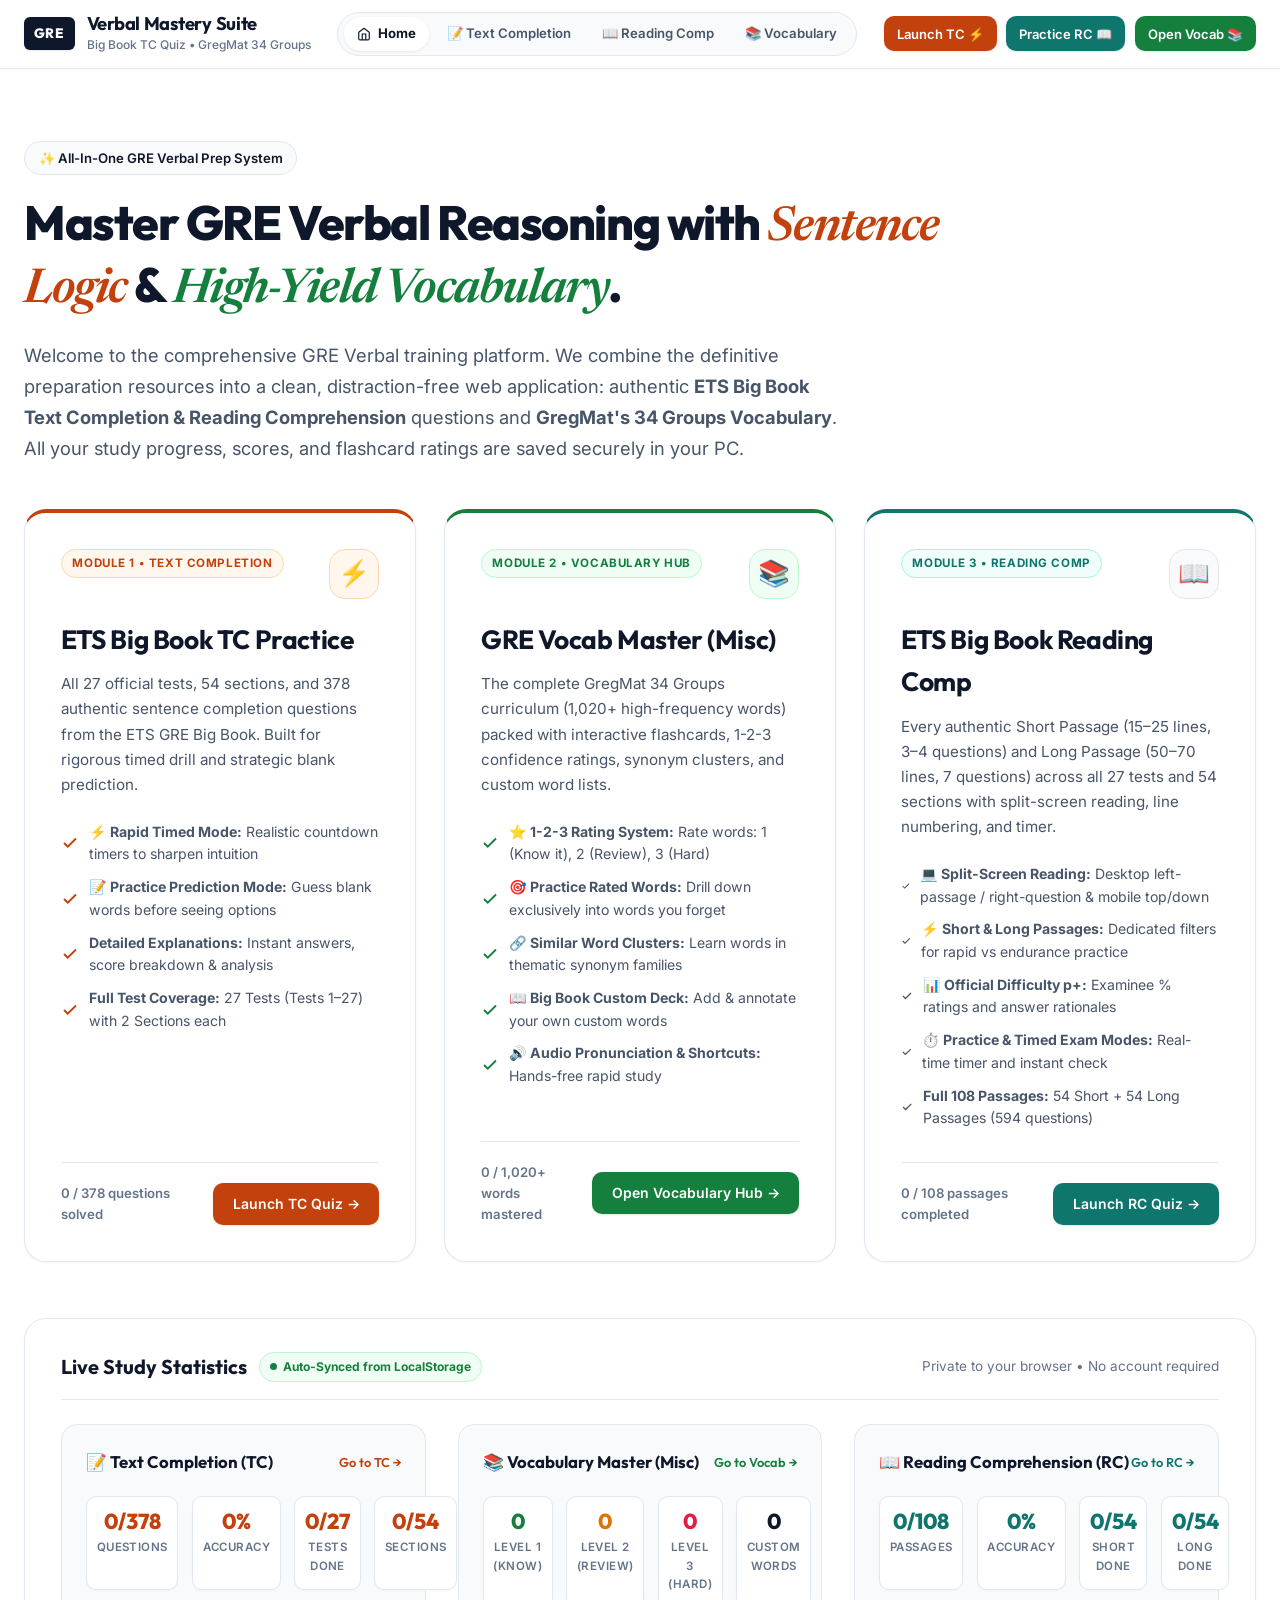
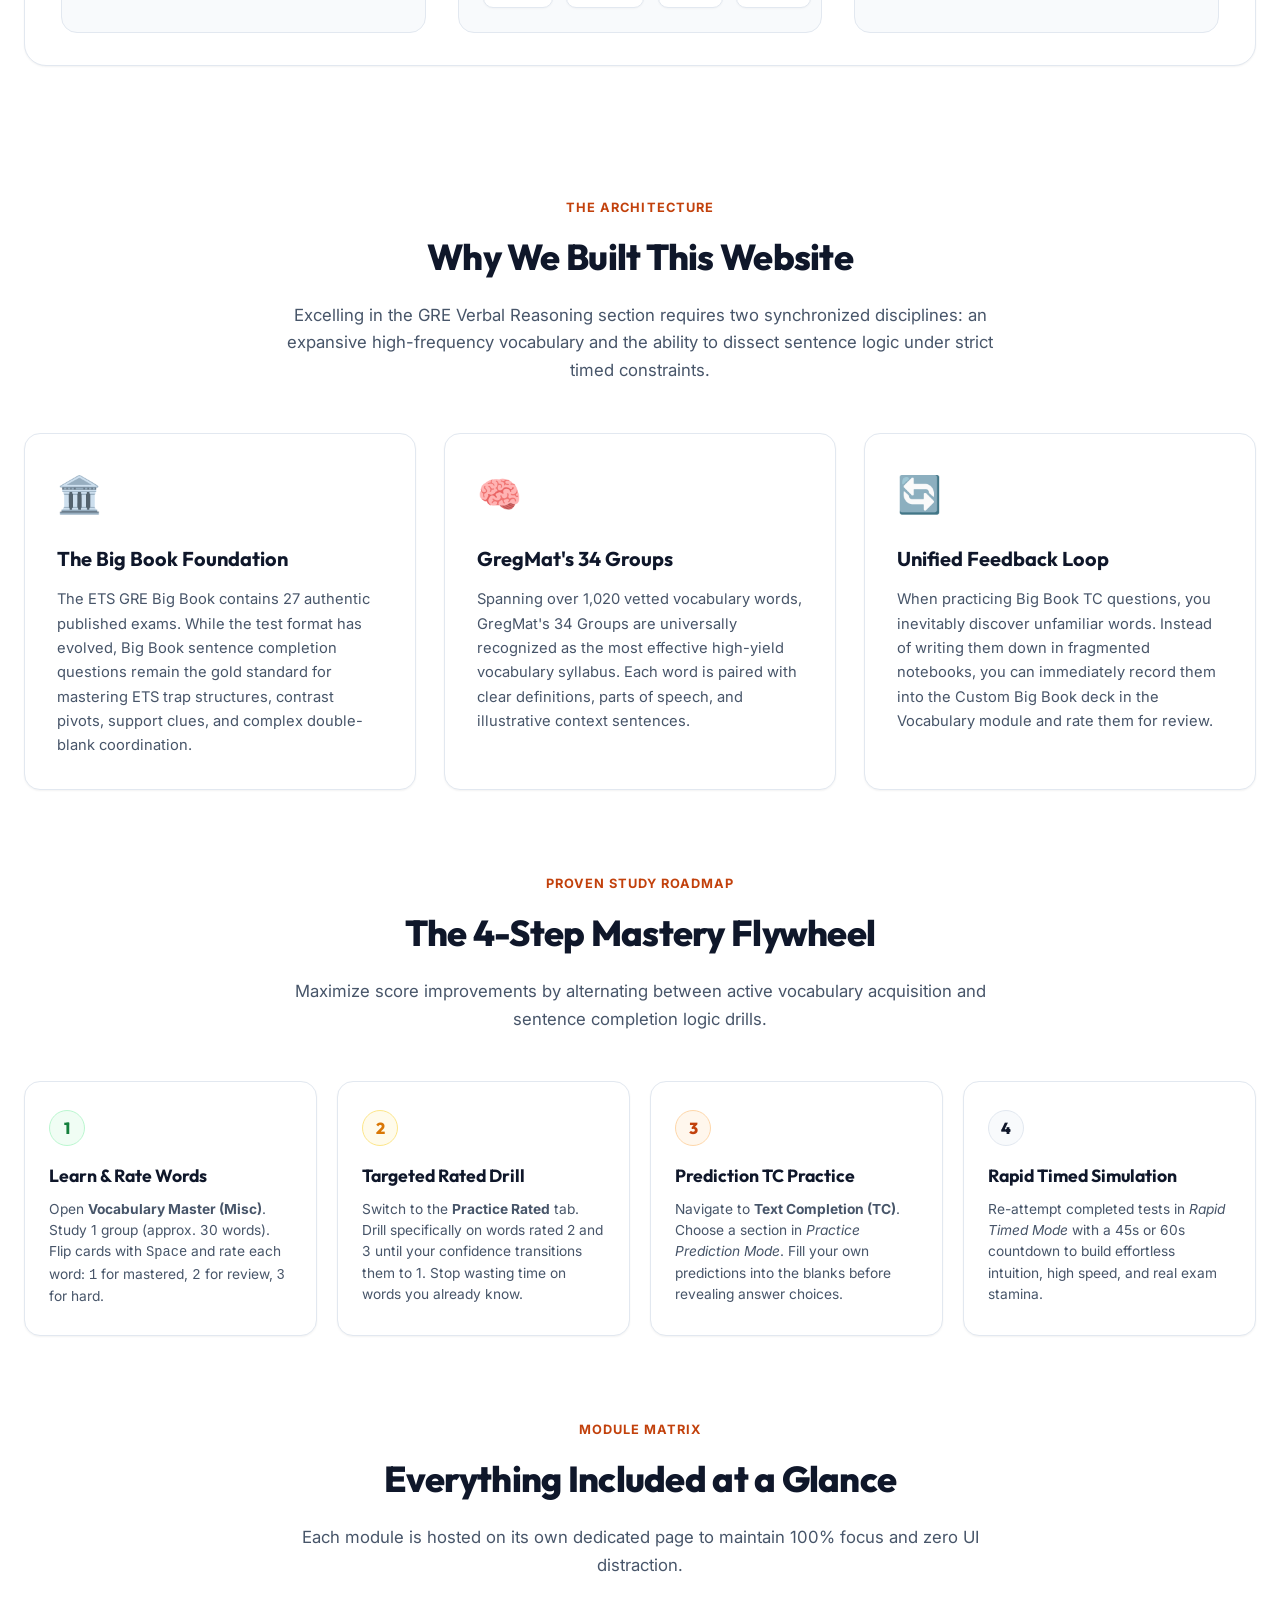
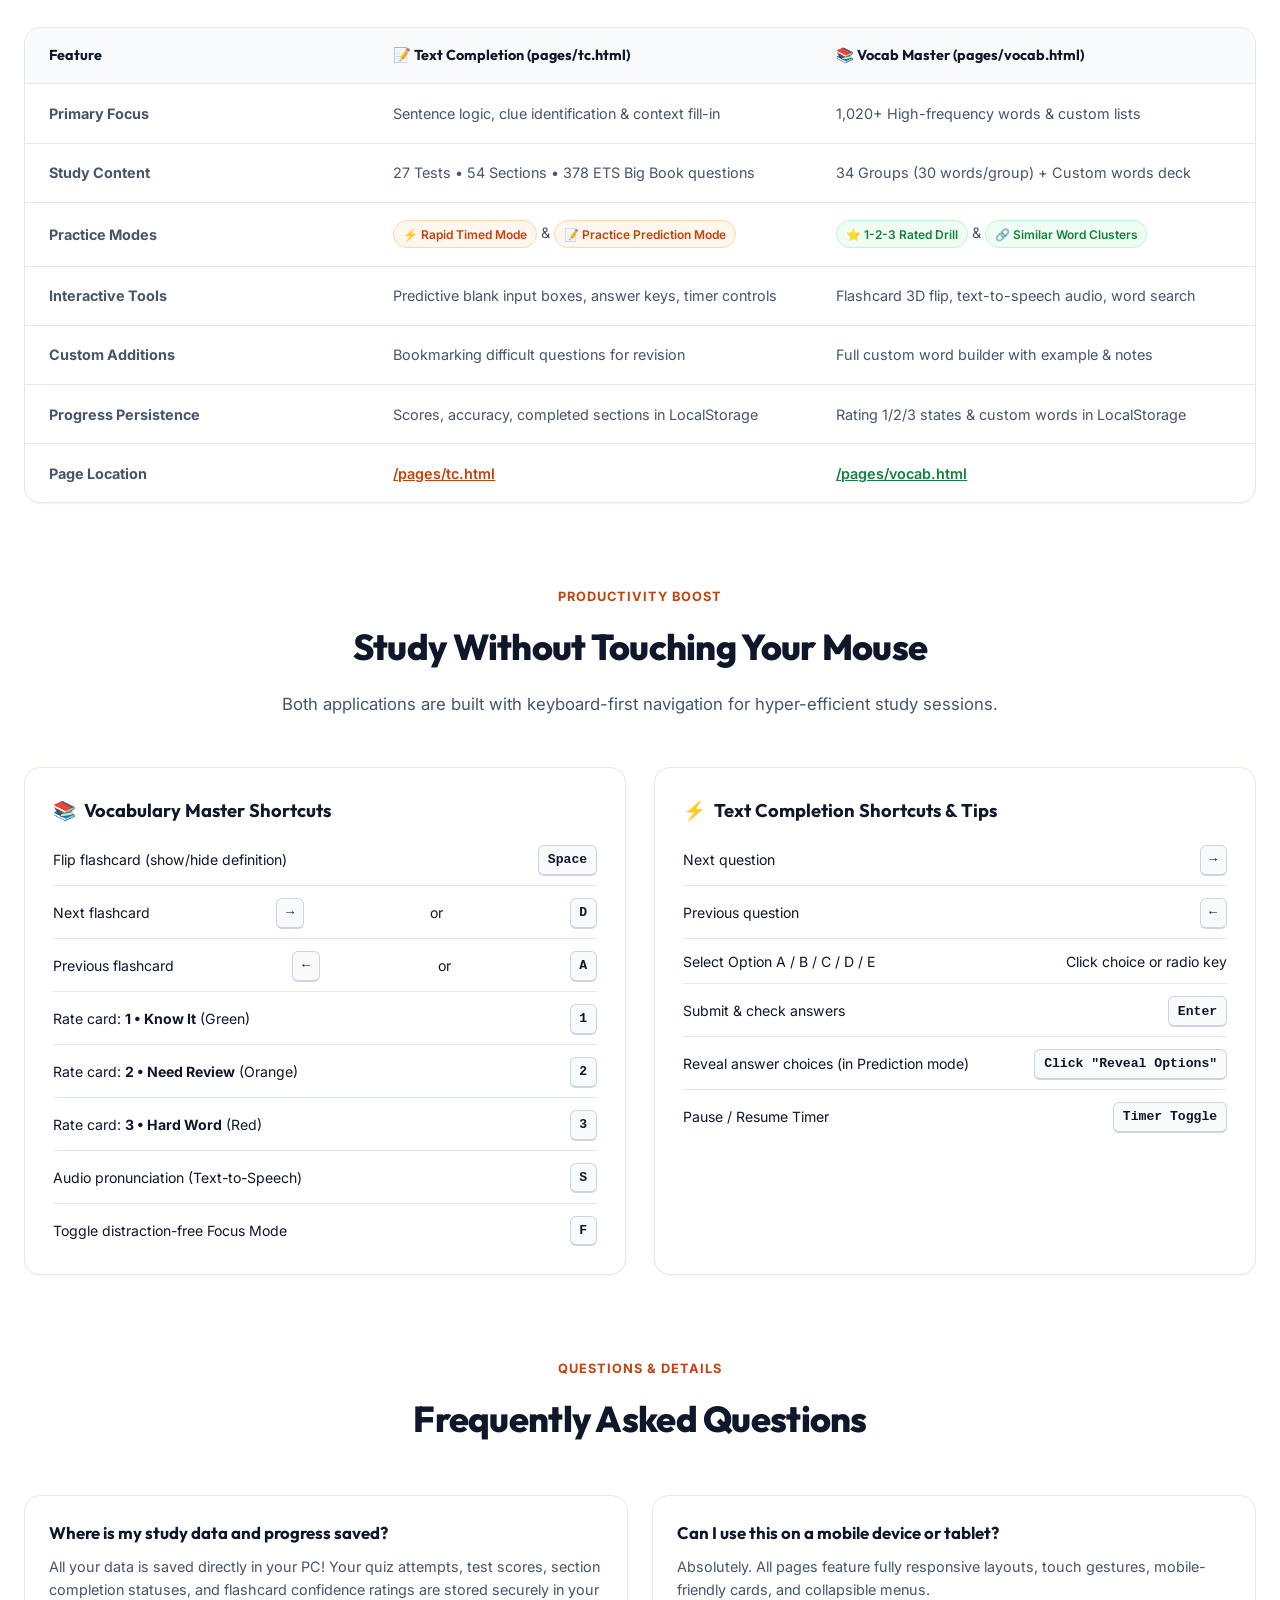
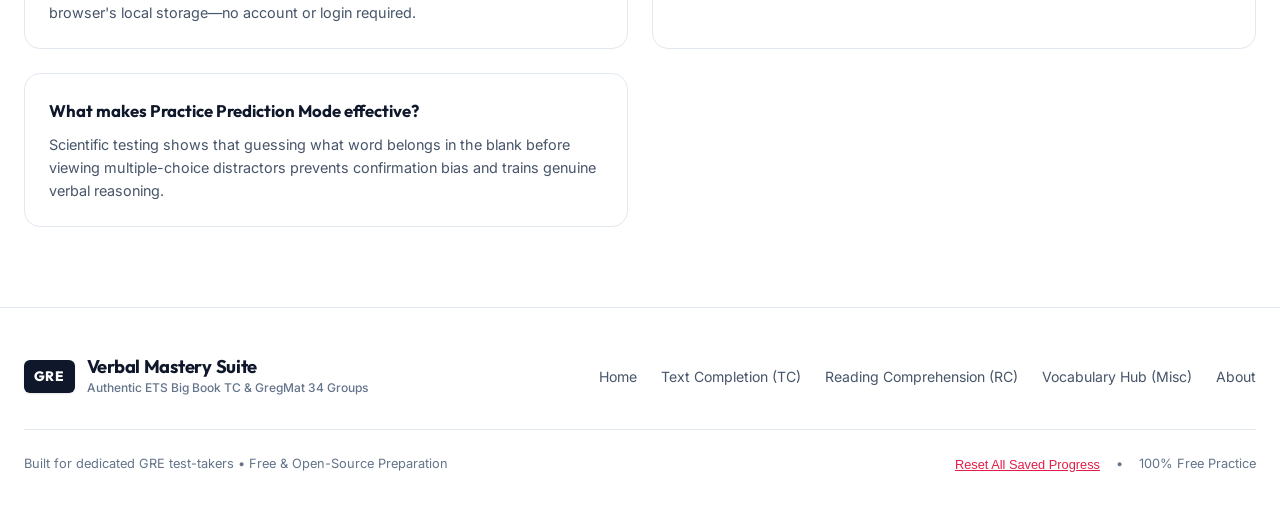
<file: index.html>
<!DOCTYPE html>
<html lang="en">
<head>
  <meta charset="UTF-8">
  <link rel="icon" href="data:image/svg+xml,<svg xmlns=%22http://www.w3.org/2000/svg%22 viewBox=%220 0 100 100%22><text y=%22.9em%22 font-size=%2290%22>📚</text></svg>">
  <meta name="viewport" content="width=device-width, initial-scale=1.0">
  <title>GRE Verbal Mastery Suite • Big Book TC & GregMat 34 Groups</title>
  <meta name="description" content="All-in-one GRE Verbal preparation portal. Master ETS Big Book Text Completion (378 questions) and GregMat's 34 Groups Vocabulary (1,020+ words) with active recall and predictive strategies.">
  
  <!-- Modern Google Fonts -->
  <link rel="preconnect" href="https://fonts.googleapis.com">
  <link rel="preconnect" href="https://fonts.gstatic.com" crossorigin>
  <link href="https://fonts.googleapis.com/css2?family=Inter:wght@400;500;600;700&family=Newsreader:ital,opsz,wght@0,6..72,400;0,6..72,500;0,6..72,600;1,6..72,400&family=Outfit:wght@500;600;700;800&display=swap" rel="stylesheet">
  
  <link rel="stylesheet" href="css/home.css">
  <link rel="stylesheet" href="css/monetization.css">

  <script>
    window.goatcounter = { path: function(p) { return location.host + p } }
  </script>
  <script data-goatcounter="https://sansad.goatcounter.com/count"
          async src="//gc.zgo.at/count.js"></script>
</head>
<body>

  <!-- Top Navigation Header -->
  <header class="app-header">
    <div class="header-container">
      <a href="index.html" class="logo-group" title="GRE Verbal Mastery Suite Home">
        <span class="logo-badge">GRE</span>
        <div class="logo-text-group">
          <div class="logo-title">Verbal Mastery Suite</div>
          <div class="logo-subtitle">Big Book TC Quiz • GregMat 34 Groups</div>
        </div>
      </a>

      <!-- Unified Cross-Module Navigation -->
      <nav class="suite-nav" aria-label="Suite Navigation">
        <a href="index.html" class="suite-nav-link active">
          <svg width="14" height="14" viewBox="0 0 24 24" fill="none" stroke="currentColor" stroke-width="2"><path d="M3 9l9-7 9 7v11a2 2 0 0 1-2 2H5a2 2 0 0 1-2-2z"></path><polyline points="9 22 9 12 15 12 15 22"></polyline></svg>
          Home
        </a>
        <a href="pages/tc.html" class="suite-nav-link" title="ETS Big Book Text Completion Quiz">
          📝 Text Completion
        </a>
        <a href="pages/rc.html" class="suite-nav-link" title="ETS Big Book Reading Comprehension Split-Screen Quiz">
          📖 Reading Comp
        </a>
        <a href="pages/vocab.html" class="suite-nav-link" title="GregMat 34 Groups Vocabulary Master">
          📚 Vocabulary
        </a>
      </nav>

      <div class="header-cta-group">
        <a href="pages/tc.html" class="btn btn-tc btn-sm">Launch TC ⚡</a>
        <a href="pages/rc.html" class="btn btn-rc btn-sm">Practice RC 📖</a>
        <a href="pages/vocab.html" class="btn btn-vocab btn-sm">Open Vocab 📚</a>
      </div>
    </div>
  </header>

  <!-- Hero Section -->
  <main>
    <section class="hero-section">
      <div class="hero-pill">
        <span>✨ All-In-One GRE Verbal Prep System</span>
      </div>
      <h1 class="hero-title">
        Master GRE Verbal Reasoning with <span class="tc-highlight">Sentence Logic</span> & <span class="vocab-highlight">High-Yield Vocabulary</span>.
      </h1>
      <p class="hero-desc">
        Welcome to the comprehensive GRE Verbal training platform. We combine the definitive preparation resources into a clean, distraction-free web application: authentic <strong>ETS Big Book Text Completion & Reading Comprehension</strong> questions and <strong>GregMat's 34 Groups Vocabulary</strong>. All your study progress, scores, and flashcard ratings are saved securely in your PC.
      </p>

      <!-- Sponsored / Ad Banner Slot 1 -->
      <div class="gre-ad-container gre-ad-banner" data-gre-ad="banner" data-ad-type="leaderboard"></div>

      <!-- The Two Main Modules: TC & Misc (Vocab) -->
      <div class="modules-grid">
        
        <!-- MODULE 1: TEXT COMPLETION (TC) -->
        <article class="module-card tc-card">
          <div>
            <div class="module-header">
              <span class="module-badge tc">Module 1 • Text Completion</span>
              <div class="module-icon-wrap">⚡</div>
            </div>
            <h2 class="module-title">ETS Big Book TC Practice</h2>
            <p class="module-desc">
              All 27 official tests, 54 sections, and 378 authentic sentence completion questions from the ETS GRE Big Book. Built for rigorous timed drill and strategic blank prediction.
            </p>
            <ul class="module-features-list">
              <li>
                <svg width="18" height="18" viewBox="0 0 24 24" fill="none" stroke="currentColor" stroke-width="2.5"><polyline points="20 6 9 17 4 12"></polyline></svg>
                <span><strong>⚡ Rapid Timed Mode:</strong> Realistic countdown timers to sharpen intuition</span>
              </li>
              <li>
                <svg width="18" height="18" viewBox="0 0 24 24" fill="none" stroke="currentColor" stroke-width="2.5"><polyline points="20 6 9 17 4 12"></polyline></svg>
                <span><strong>📝 Practice Prediction Mode:</strong> Guess blank words before seeing options</span>
              </li>
              <li>
                <svg width="18" height="18" viewBox="0 0 24 24" fill="none" stroke="currentColor" stroke-width="2.5"><polyline points="20 6 9 17 4 12"></polyline></svg>
                <span><strong>Detailed Explanations:</strong> Instant answers, score breakdown & analysis</span>
              </li>
              <li>
                <svg width="18" height="18" viewBox="0 0 24 24" fill="none" stroke="currentColor" stroke-width="2.5"><polyline points="20 6 9 17 4 12"></polyline></svg>
                <span><strong>Full Test Coverage:</strong> 27 Tests (Tests 1–27) with 2 Sections each</span>
              </li>
            </ul>
          </div>
          <div class="module-footer-action">
            <span class="module-meta-stat" id="hero-tc-solved">0 / 378 questions solved</span>
            <a href="pages/tc.html" class="btn btn-tc">
              Launch TC Quiz →
            </a>
          </div>
        </article>

        <!-- MODULE 2: VOCABULARY MASTER (MISC) -->
        <article class="module-card vocab-card">
          <div>
            <div class="module-header">
              <span class="module-badge vocab">Module 2 • Vocabulary Hub</span>
              <div class="module-icon-wrap">📚</div>
            </div>
            <h2 class="module-title">GRE Vocab Master (Misc)</h2>
            <p class="module-desc">
              The complete GregMat 34 Groups curriculum (1,020+ high-frequency words) packed with interactive flashcards, 1-2-3 confidence ratings, synonym clusters, and custom word lists.
            </p>
            <ul class="module-features-list">
              <li>
                <svg width="18" height="18" viewBox="0 0 24 24" fill="none" stroke="currentColor" stroke-width="2.5"><polyline points="20 6 9 17 4 12"></polyline></svg>
                <span><strong>⭐ 1-2-3 Rating System:</strong> Rate words: 1 (Know it), 2 (Review), 3 (Hard)</span>
              </li>
              <li>
                <svg width="18" height="18" viewBox="0 0 24 24" fill="none" stroke="currentColor" stroke-width="2.5"><polyline points="20 6 9 17 4 12"></polyline></svg>
                <span><strong>🎯 Practice Rated Words:</strong> Drill down exclusively into words you forget</span>
              </li>
              <li>
                <svg width="18" height="18" viewBox="0 0 24 24" fill="none" stroke="currentColor" stroke-width="2.5"><polyline points="20 6 9 17 4 12"></polyline></svg>
                <span><strong>🔗 Similar Word Clusters:</strong> Learn words in thematic synonym families</span>
              </li>
              <li>
                <svg width="18" height="18" viewBox="0 0 24 24" fill="none" stroke="currentColor" stroke-width="2.5"><polyline points="20 6 9 17 4 12"></polyline></svg>
                <span><strong>📖 Big Book Custom Deck:</strong> Add & annotate your own custom words</span>
              </li>
              <li>
                <svg width="18" height="18" viewBox="0 0 24 24" fill="none" stroke="currentColor" stroke-width="2.5"><polyline points="20 6 9 17 4 12"></polyline></svg>
                <span><strong>🔊 Audio Pronunciation & Shortcuts:</strong> Hands-free rapid study</span>
              </li>
            </ul>
          </div>
          <div class="module-footer-action">
            <span class="module-meta-stat" id="hero-vocab-mastered">0 / 1,020+ words mastered</span>
            <a href="pages/vocab.html" class="btn btn-vocab">
              Open Vocabulary Hub →
            </a>
          </div>
        </article>

        <!-- MODULE 3: READING COMPREHENSION (RC) -->
        <article class="module-card rc-card">
          <div>
            <div class="module-header">
              <span class="module-badge rc">Module 3 • Reading Comp</span>
              <div class="module-icon-wrap">📖</div>
            </div>
            <h2 class="module-title">ETS Big Book Reading Comp</h2>
            <p class="module-desc">
              Every authentic Short Passage (15–25 lines, 3–4 questions) and Long Passage (50–70 lines, 7 questions) across all 27 tests and 54 sections with split-screen reading, line numbering, and timer.
            </p>
            <ul class="module-features-list">
              <li>
                <svg width="18" height="18" viewBox="0 0 24 24" fill="none" stroke="currentColor" stroke-width="2.5"><polyline points="20 6 9 17 4 12"></polyline></svg>
                <span><strong>💻 Split-Screen Reading:</strong> Desktop left-passage / right-question & mobile top/down</span>
              </li>
              <li>
                <svg width="18" height="18" viewBox="0 0 24 24" fill="none" stroke="currentColor" stroke-width="2.5"><polyline points="20 6 9 17 4 12"></polyline></svg>
                <span><strong>⚡ Short & Long Passages:</strong> Dedicated filters for rapid vs endurance practice</span>
              </li>
              <li>
                <svg width="18" height="18" viewBox="0 0 24 24" fill="none" stroke="currentColor" stroke-width="2.5"><polyline points="20 6 9 17 4 12"></polyline></svg>
                <span><strong>📊 Official Difficulty p+:</strong> Examinee % ratings and answer rationales</span>
              </li>
              <li>
                <svg width="18" height="18" viewBox="0 0 24 24" fill="none" stroke="currentColor" stroke-width="2.5"><polyline points="20 6 9 17 4 12"></polyline></svg>
                <span><strong>⏱️ Practice & Timed Exam Modes:</strong> Real-time timer and instant check</span>
              </li>
              <li>
                <svg width="18" height="18" viewBox="0 0 24 24" fill="none" stroke="currentColor" stroke-width="2.5"><polyline points="20 6 9 17 4 12"></polyline></svg>
                <span><strong>Full 108 Passages:</strong> 54 Short + 54 Long Passages (594 questions)</span>
              </li>
            </ul>
          </div>
          <div class="module-footer-action">
            <span class="module-meta-stat" id="hero-rc-completed">0 / 108 passages completed</span>
            <a href="pages/rc.html" class="btn btn-rc">
              Launch RC Quiz →
            </a>
          </div>
        </article>

      </div>

      <!-- Live Sync Study Progress Dashboard -->
      <section class="live-dashboard-section" id="progress">
        <div class="live-dashboard-header">
          <div class="dashboard-title-wrap">
            <h3 style="font-family: var(--font-heading); font-size: 1.25rem; font-weight: 700;">Live Study Statistics</h3>
            <span class="live-indicator">
              <span class="pulse-dot"></span>
              Auto-Synced from LocalStorage
            </span>
          </div>
          <div style="font-size: 0.85rem; color: var(--text-light);">
            Private to your browser • No account required
          </div>
        </div>

        <div class="dashboard-columns">
          
          <!-- TC Statistics Panel -->
          <div class="stats-subpanel">
            <div class="stats-subpanel-title">
              <span>📝 Text Completion (TC)</span>
              <a href="pages/tc.html" style="font-size: 0.8rem; font-weight: 600; color: var(--accent-tc); text-decoration: none;">Go to TC →</a>
            </div>
            <div class="stats-grid-row">
              <div class="stat-box tc-tone">
                <div class="stat-box-val" id="stat-tc-questions">0/378</div>
                <div class="stat-box-lbl">Questions</div>
              </div>
              <div class="stat-box tc-tone">
                <div class="stat-box-val" id="stat-tc-accuracy">0%</div>
                <div class="stat-box-lbl">Accuracy</div>
              </div>
              <div class="stat-box tc-tone">
                <div class="stat-box-val" id="stat-tc-tests">0/27</div>
                <div class="stat-box-lbl">Tests Done</div>
              </div>
              <div class="stat-box tc-tone">
                <div class="stat-box-val" id="stat-tc-sections">0/54</div>
                <div class="stat-box-lbl">Sections</div>
              </div>
            </div>
          </div>

          <!-- Vocab Statistics Panel -->
          <div class="stats-subpanel">
            <div class="stats-subpanel-title">
              <span>📚 Vocabulary Master (Misc)</span>
              <a href="pages/vocab.html" style="font-size: 0.8rem; font-weight: 600; color: var(--accent-vocab); text-decoration: none;">Go to Vocab →</a>
            </div>
            <div class="stats-grid-row">
              <div class="stat-box green">
                <div class="stat-box-val" id="stat-vocab-mastered">0</div>
                <div class="stat-box-lbl">Level 1 (Know)</div>
              </div>
              <div class="stat-box amber">
                <div class="stat-box-val" id="stat-vocab-review">0</div>
                <div class="stat-box-lbl">Level 2 (Review)</div>
              </div>
              <div class="stat-box red">
                <div class="stat-box-val" id="stat-vocab-hard">0</div>
                <div class="stat-box-lbl">Level 3 (Hard)</div>
              </div>
              <div class="stat-box charcoal">
                <div class="stat-box-val" id="stat-vocab-custom">0</div>
                <div class="stat-box-lbl">Custom Words</div>
              </div>
            </div>
          </div>

          <!-- RC Statistics Panel -->
          <div class="stats-subpanel">
            <div class="stats-subpanel-title">
              <span>📖 Reading Comprehension (RC)</span>
              <a href="pages/rc.html" style="font-size: 0.8rem; font-weight: 600; color: var(--accent-rc); text-decoration: none;">Go to RC →</a>
            </div>
            <div class="stats-grid-row">
              <div class="stat-box rc-tone">
                <div class="stat-box-val" id="stat-rc-passages">0/108</div>
                <div class="stat-box-lbl">Passages</div>
              </div>
              <div class="stat-box rc-tone">
                <div class="stat-box-val" id="stat-rc-accuracy">0%</div>
                <div class="stat-box-lbl">Accuracy</div>
              </div>
              <div class="stat-box rc-tone">
                <div class="stat-box-val" id="stat-rc-short">0/54</div>
                <div class="stat-box-lbl">Short Done</div>
              </div>
              <div class="stat-box rc-tone">
                <div class="stat-box-val" id="stat-rc-long">0/54</div>
                <div class="stat-box-lbl">Long Done</div>
              </div>
            </div>
          </div>

        </div>
      </section>
    </section>

    <!-- SECTION 2: ABOUT THE WEBSITE & DUAL PILLARS -->
    <section class="content-section" id="about">
      <div class="section-head">
        <span class="section-eyebrow">The Architecture</span>
        <h2 class="section-heading">Why We Built This Website</h2>
        <p class="section-subtext">
          Excelling in the GRE Verbal Reasoning section requires two synchronized disciplines: an expansive high-frequency vocabulary and the ability to dissect sentence logic under strict timed constraints.
        </p>
      </div>

      <div class="pillars-grid">
        <div class="pillar-card">
          <div class="pillar-icon">🏛️</div>
          <h3>The Big Book Foundation</h3>
          <p>
            The ETS GRE Big Book contains 27 authentic published exams. While the test format has evolved, Big Book sentence completion questions remain the gold standard for mastering ETS trap structures, contrast pivots, support clues, and complex double-blank coordination.
          </p>
        </div>

        <div class="pillar-card">
          <div class="pillar-icon">🧠</div>
          <h3>GregMat's 34 Groups</h3>
          <p>
            Spanning over 1,020 vetted vocabulary words, GregMat's 34 Groups are universally recognized as the most effective high-yield vocabulary syllabus. Each word is paired with clear definitions, parts of speech, and illustrative context sentences.
          </p>
        </div>

        <div class="pillar-card">
          <div class="pillar-icon">🔄</div>
          <h3>Unified Feedback Loop</h3>
          <p>
            When practicing Big Book TC questions, you inevitably discover unfamiliar words. Instead of writing them down in fragmented notebooks, you can immediately record them into the Custom Big Book deck in the Vocabulary module and rate them for review.
          </p>
        </div>
      </div>
    </section>

    <!-- SECTION 3: THE 4-STEP RECOMMENDED WORKFLOW -->
    <section class="content-section" id="workflow">
      <div class="section-head">
        <span class="section-eyebrow">Proven Study Roadmap</span>
        <h2 class="section-heading">The 4-Step Mastery Flywheel</h2>
        <p class="section-subtext">
          Maximize score improvements by alternating between active vocabulary acquisition and sentence completion logic drills.
        </p>
      </div>

      <div class="workflow-timeline">
        <div class="timeline-step">
          <div class="step-num">1</div>
          <h4>Learn & Rate Words</h4>
          <p>Open <strong>Vocabulary Master (Misc)</strong>. Study 1 group (approx. 30 words). Flip cards with <code>Space</code> and rate each word: <code>1</code> for mastered, <code>2</code> for review, <code>3</code> for hard.</p>
        </div>

        <div class="timeline-step">
          <div class="step-num">2</div>
          <h4>Targeted Rated Drill</h4>
          <p>Switch to the <strong>Practice Rated</strong> tab. Drill specifically on words rated 2 and 3 until your confidence transitions them to 1. Stop wasting time on words you already know.</p>
        </div>

        <div class="timeline-step">
          <div class="step-num">3</div>
          <h4>Prediction TC Practice</h4>
          <p>Navigate to <strong>Text Completion (TC)</strong>. Choose a section in <em>Practice Prediction Mode</em>. Fill your own predictions into the blanks before revealing answer choices.</p>
        </div>

        <div class="timeline-step">
          <div class="step-num">4</div>
          <h4>Rapid Timed Simulation</h4>
          <p>Re-attempt completed tests in <em>Rapid Timed Mode</em> with a 45s or 60s countdown to build effortless intuition, high speed, and real exam stamina.</p>
        </div>
      </div>
    </section>

    <!-- SECTION 4: FEATURE BREAKDOWN / COMPARISON TABLE -->
    <section class="content-section">
      <div class="section-head">
        <span class="section-eyebrow">Module Matrix</span>
        <h2 class="section-heading">Everything Included at a Glance</h2>
        <p class="section-subtext">
          Each module is hosted on its own dedicated page to maintain 100% focus and zero UI distraction.
        </p>
      </div>

      <div class="table-card">
        <table class="comparison-table">
          <thead>
            <tr>
              <th style="width: 28%;">Feature</th>
              <th style="width: 36%;">📝 Text Completion (pages/tc.html)</th>
              <th style="width: 36%;">📚 Vocab Master (pages/vocab.html)</th>
            </tr>
          </thead>
          <tbody>
            <tr>
              <td><strong>Primary Focus</strong></td>
              <td>Sentence logic, clue identification & context fill-in</td>
              <td>1,020+ High-frequency words & custom lists</td>
            </tr>
            <tr>
              <td><strong>Study Content</strong></td>
              <td>27 Tests • 54 Sections • 378 ETS Big Book questions</td>
              <td>34 Groups (30 words/group) + Custom words deck</td>
            </tr>
            <tr>
              <td><strong>Practice Modes</strong></td>
              <td><span class="badge-tag tc">⚡ Rapid Timed Mode</span> & <span class="badge-tag tc">📝 Practice Prediction Mode</span></td>
              <td><span class="badge-tag vocab">⭐ 1-2-3 Rated Drill</span> & <span class="badge-tag vocab">🔗 Similar Word Clusters</span></td>
            </tr>
            <tr>
              <td><strong>Interactive Tools</strong></td>
              <td>Predictive blank input boxes, answer keys, timer controls</td>
              <td>Flashcard 3D flip, text-to-speech audio, word search</td>
            </tr>
            <tr>
              <td><strong>Custom Additions</strong></td>
              <td>Bookmarking difficult questions for revision</td>
              <td>Full custom word builder with example & notes</td>
            </tr>
            <tr>
              <td><strong>Progress Persistence</strong></td>
              <td>Scores, accuracy, completed sections in LocalStorage</td>
              <td>Rating 1/2/3 states & custom words in LocalStorage</td>
            </tr>
            <tr>
              <td><strong>Page Location</strong></td>
              <td><a href="pages/tc.html" style="color: var(--accent-tc); font-weight: 600;">/pages/tc.html</a></td>
              <td><a href="pages/vocab.html" style="color: var(--accent-vocab); font-weight: 600;">/pages/vocab.html</a></td>
            </tr>
          </tbody>
        </table>
      </div>
    </section>

    <!-- SECTION 5: KEYBOARD SHORTCUTS REFERENCE -->
    <section class="content-section">
      <div class="section-head">
        <span class="section-eyebrow">Productivity Boost</span>
        <h2 class="section-heading">Study Without Touching Your Mouse</h2>
        <p class="section-subtext">
          Both applications are built with keyboard-first navigation for hyper-efficient study sessions.
        </p>
      </div>

      <div class="shortcuts-grid">
        <!-- Vocab shortcuts -->
        <div class="shortcut-box">
          <h4>
            <span style="color: var(--accent-vocab);">📚</span>
            Vocabulary Master Shortcuts
          </h4>
          <div class="key-list">
            <div class="key-row">
              <span>Flip flashcard (show/hide definition)</span>
              <kbd class="key-cap">Space</kbd>
            </div>
            <div class="key-row">
              <span>Next flashcard</span>
              <kbd class="key-cap">→</kbd> or <kbd class="key-cap">D</kbd>
            </div>
            <div class="key-row">
              <span>Previous flashcard</span>
              <kbd class="key-cap">←</kbd> or <kbd class="key-cap">A</kbd>
            </div>
            <div class="key-row">
              <span>Rate card: <strong>1 • Know It</strong> (Green)</span>
              <kbd class="key-cap">1</kbd>
            </div>
            <div class="key-row">
              <span>Rate card: <strong>2 • Need Review</strong> (Orange)</span>
              <kbd class="key-cap">2</kbd>
            </div>
            <div class="key-row">
              <span>Rate card: <strong>3 • Hard Word</strong> (Red)</span>
              <kbd class="key-cap">3</kbd>
            </div>
            <div class="key-row">
              <span>Audio pronunciation (Text-to-Speech)</span>
              <kbd class="key-cap">S</kbd>
            </div>
            <div class="key-row">
              <span>Toggle distraction-free Focus Mode</span>
              <kbd class="key-cap">F</kbd>
            </div>
          </div>
        </div>

        <!-- TC shortcuts -->
        <div class="shortcut-box">
          <h4>
            <span style="color: var(--accent-primary);">⚡</span>
            Text Completion Shortcuts & Tips
          </h4>
          <div class="key-list">
            <div class="key-row">
              <span>Next question</span>
              <kbd class="key-cap">→</kbd>
            </div>
            <div class="key-row">
              <span>Previous question</span>
              <kbd class="key-cap">←</kbd>
            </div>
            <div class="key-row">
              <span>Select Option A / B / C / D / E</span>
              <span>Click choice or radio key</span>
            </div>
            <div class="key-row">
              <span>Submit & check answers</span>
              <kbd class="key-cap">Enter</kbd>
            </div>
            <div class="key-row">
              <span>Reveal answer choices (in Prediction mode)</span>
              <kbd class="key-cap">Click "Reveal Options"</kbd>
            </div>
            <div class="key-row">
              <span>Pause / Resume Timer</span>
              <kbd class="key-cap">Timer Toggle</kbd>
            </div>
          </div>
        </div>
      </div>
    </section>

    <!-- Sponsored / Ad Banner Slot 2 -->
    <div class="gre-ad-container gre-ad-banner" data-gre-ad="banner" data-ad-type="leaderboard"></div>

    <!-- SECTION 6: FAQ & LOCAL DATA STORAGE -->
    <section class="content-section">
      <div class="section-head">
        <span class="section-eyebrow">Questions & Details</span>
        <h2 class="section-heading">Frequently Asked Questions</h2>
      </div>

      <div class="faq-grid">
        <div class="faq-item">
          <h4>Where is my study data and progress saved?</h4>
          <p>All your data is saved directly in your PC! Your quiz attempts, test scores, section completion statuses, and flashcard confidence ratings are stored securely in your browser's local storage—no account or login required.</p>
        </div>

        <div class="faq-item">
          <h4>Can I use this on a mobile device or tablet?</h4>
          <p>Absolutely. All pages feature fully responsive layouts, touch gestures, mobile-friendly cards, and collapsible menus.</p>
        </div>

        <div class="faq-item">
          <h4>What makes Practice Prediction Mode effective?</h4>
          <p>Scientific testing shows that guessing what word belongs in the blank before viewing multiple-choice distractors prevents confirmation bias and trains genuine verbal reasoning.</p>
        </div>
      </div>
    </section>
  </main>

  <!-- Site Footer -->
  <footer class="site-footer">
    <div class="footer-container">
      <div class="footer-top">
        <div class="logo-group">
          <span class="logo-badge">GRE</span>
          <div>
            <div class="logo-title">Verbal Mastery Suite</div>
            <div class="logo-subtitle">Authentic ETS Big Book TC & GregMat 34 Groups</div>
          </div>
        </div>

        <nav class="footer-nav">
          <a href="index.html">Home</a>
          <a href="pages/tc.html">Text Completion (TC)</a>
          <a href="pages/rc.html">Reading Comprehension (RC)</a>
          <a href="pages/vocab.html">Vocabulary Hub (Misc)</a>
          <a href="#about">About</a>
        </nav>
      </div>

      <div class="footer-bottom">
        <div>
          Built for dedicated GRE test-takers • Free & Open-Source Preparation
        </div>
        <div style="display: flex; align-items: center; gap: 1rem;">
          <button id="btn-reset-all-stats" style="background: none; border: none; color: var(--accent-rose); font-size: 0.8rem; cursor: pointer; text-decoration: underline;">
            Reset All Saved Progress
          </button>
          <span>•</span>
          <span>100% Free Practice</span>
        </div>
      </div>
    </div>
  </footer>

  <!-- Home Analytics Script -->
  <script src="js/home.js"></script>
  <!-- Monetization & Subscription Engine -->
  <script src="js/monetization.js"></script>

</body>
</html>
</file>
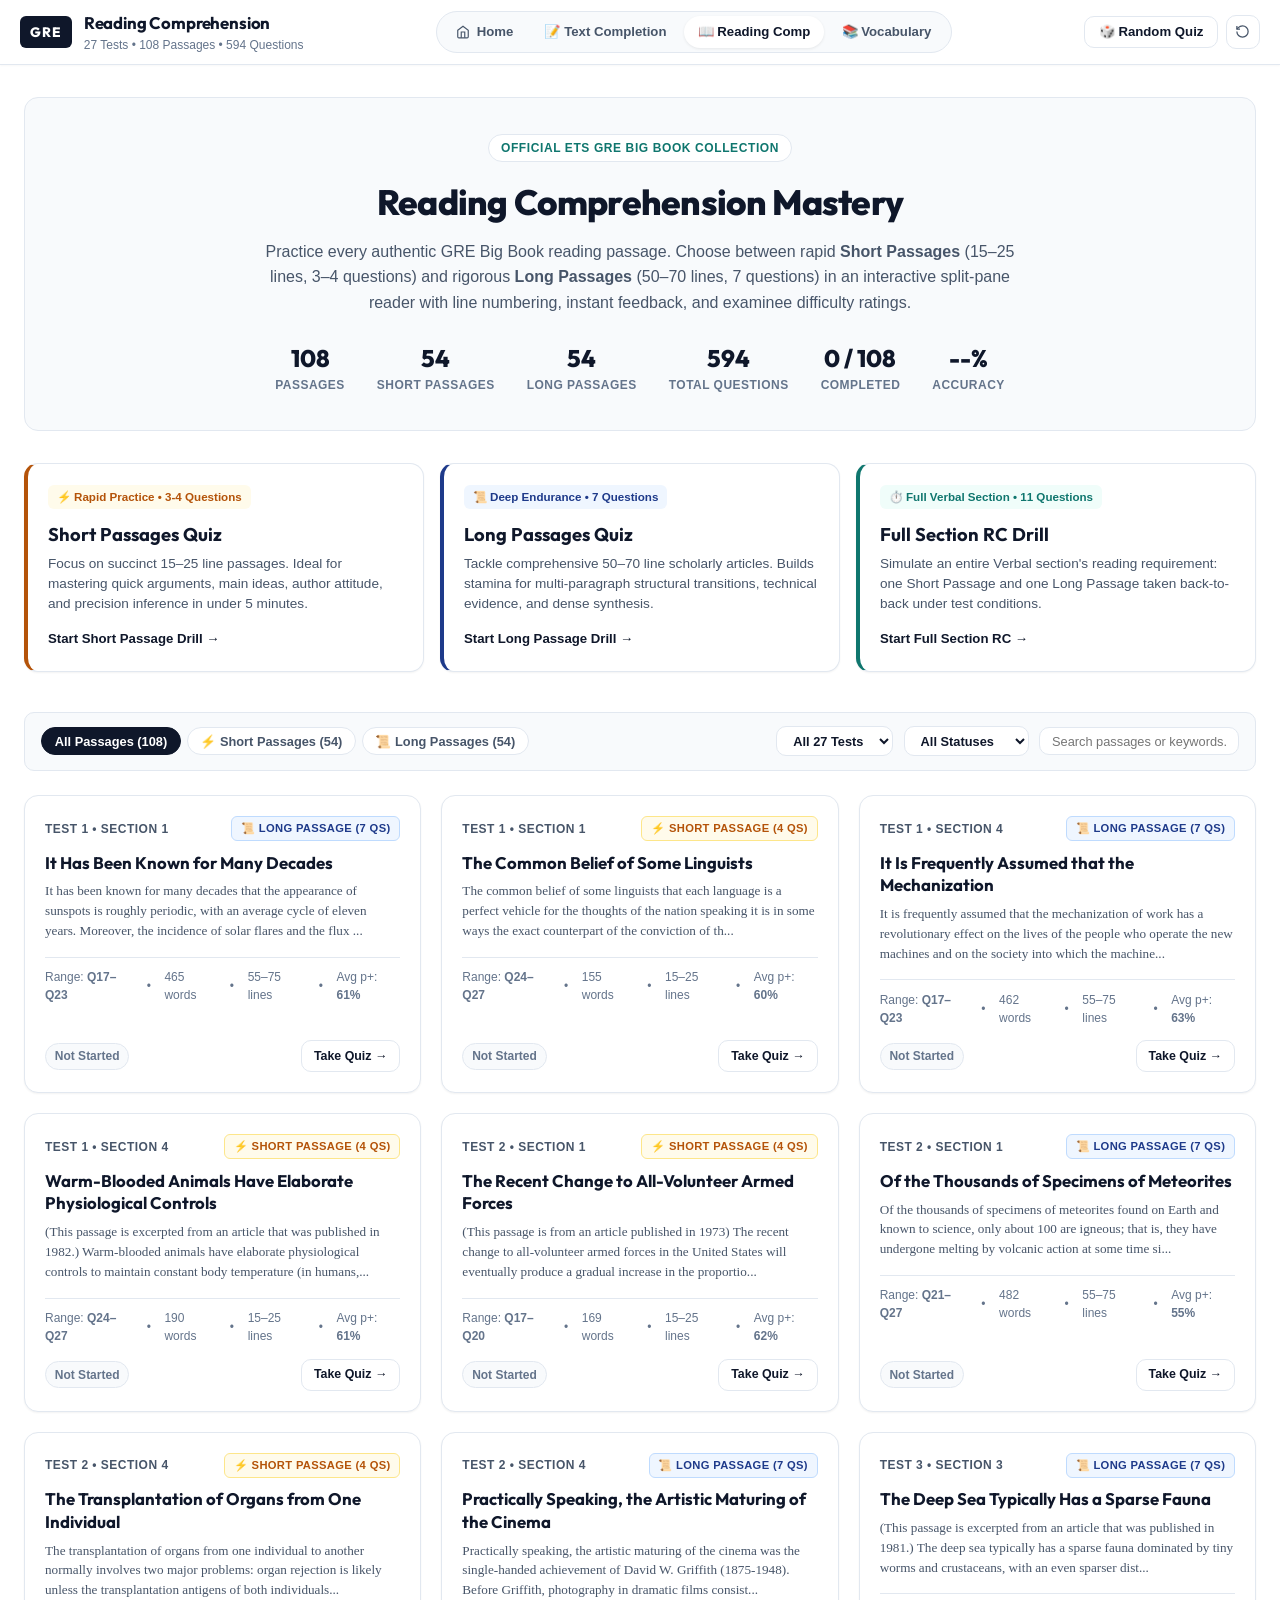
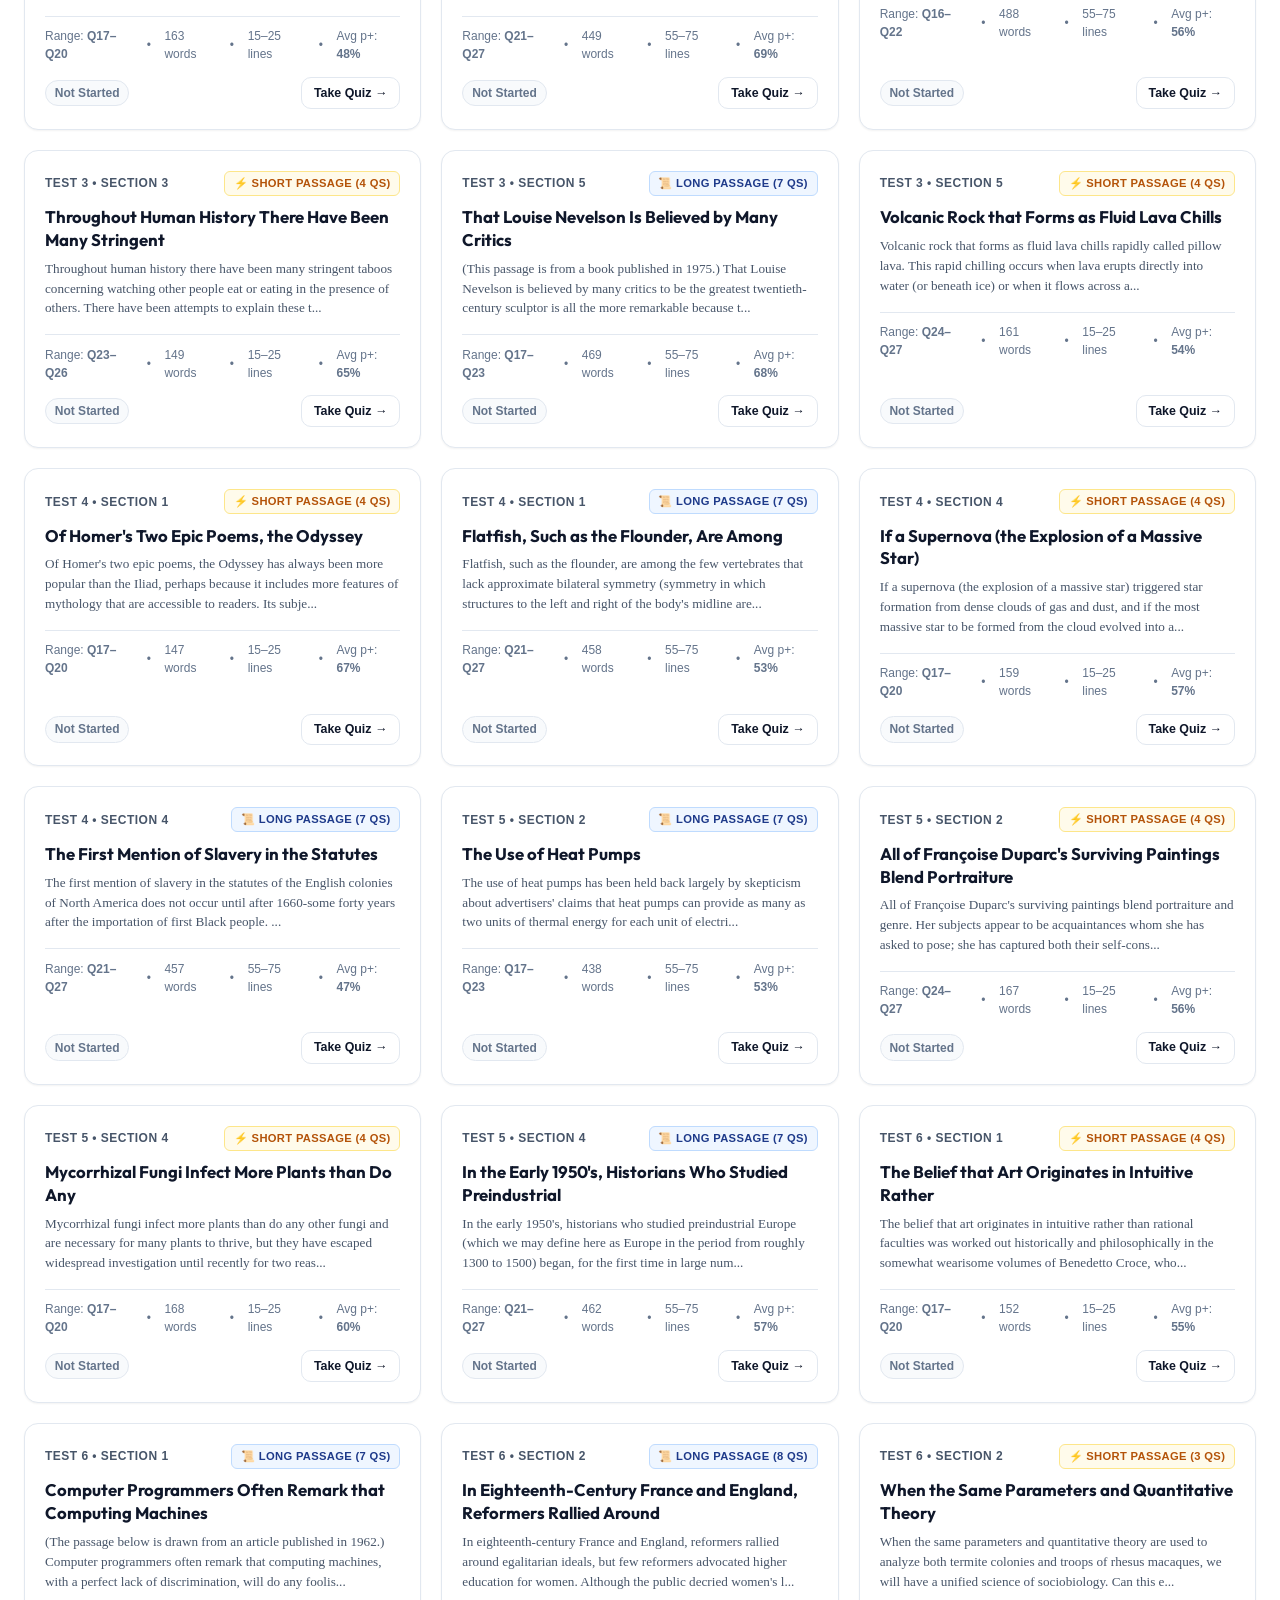
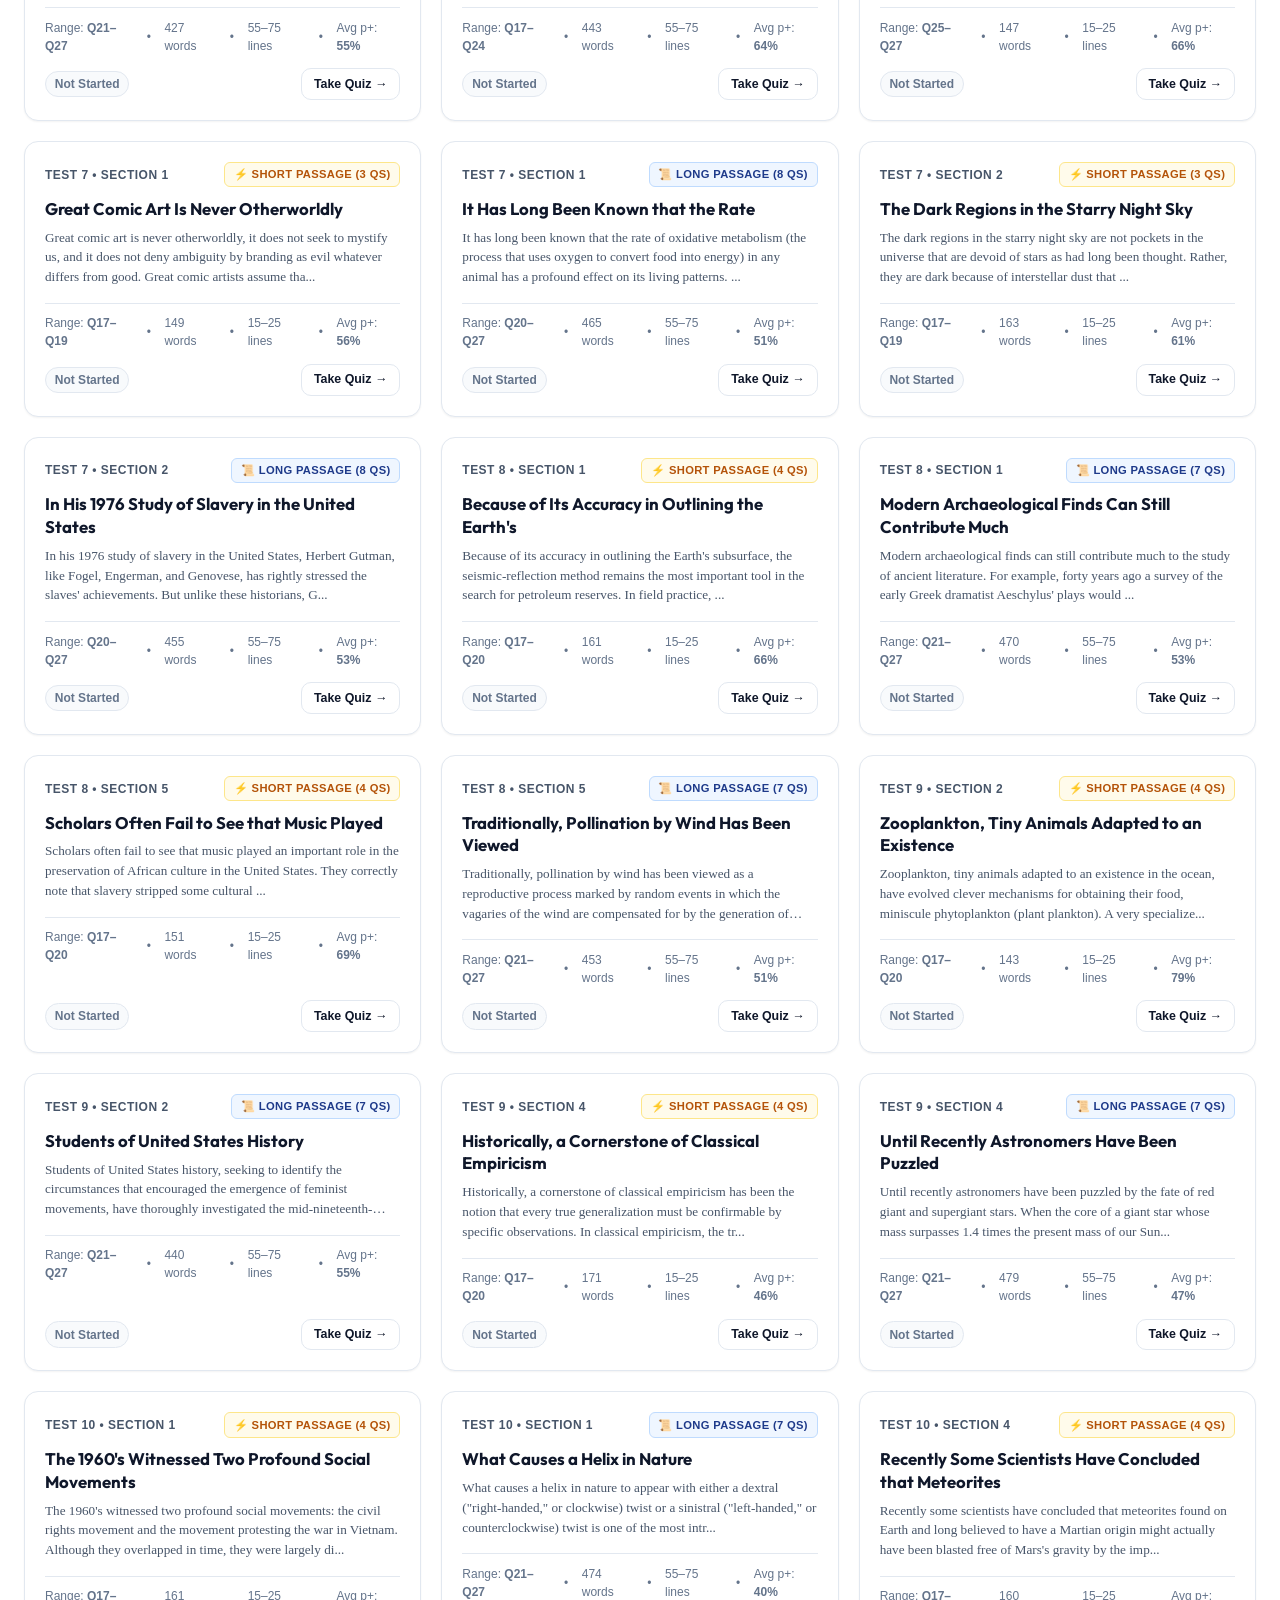
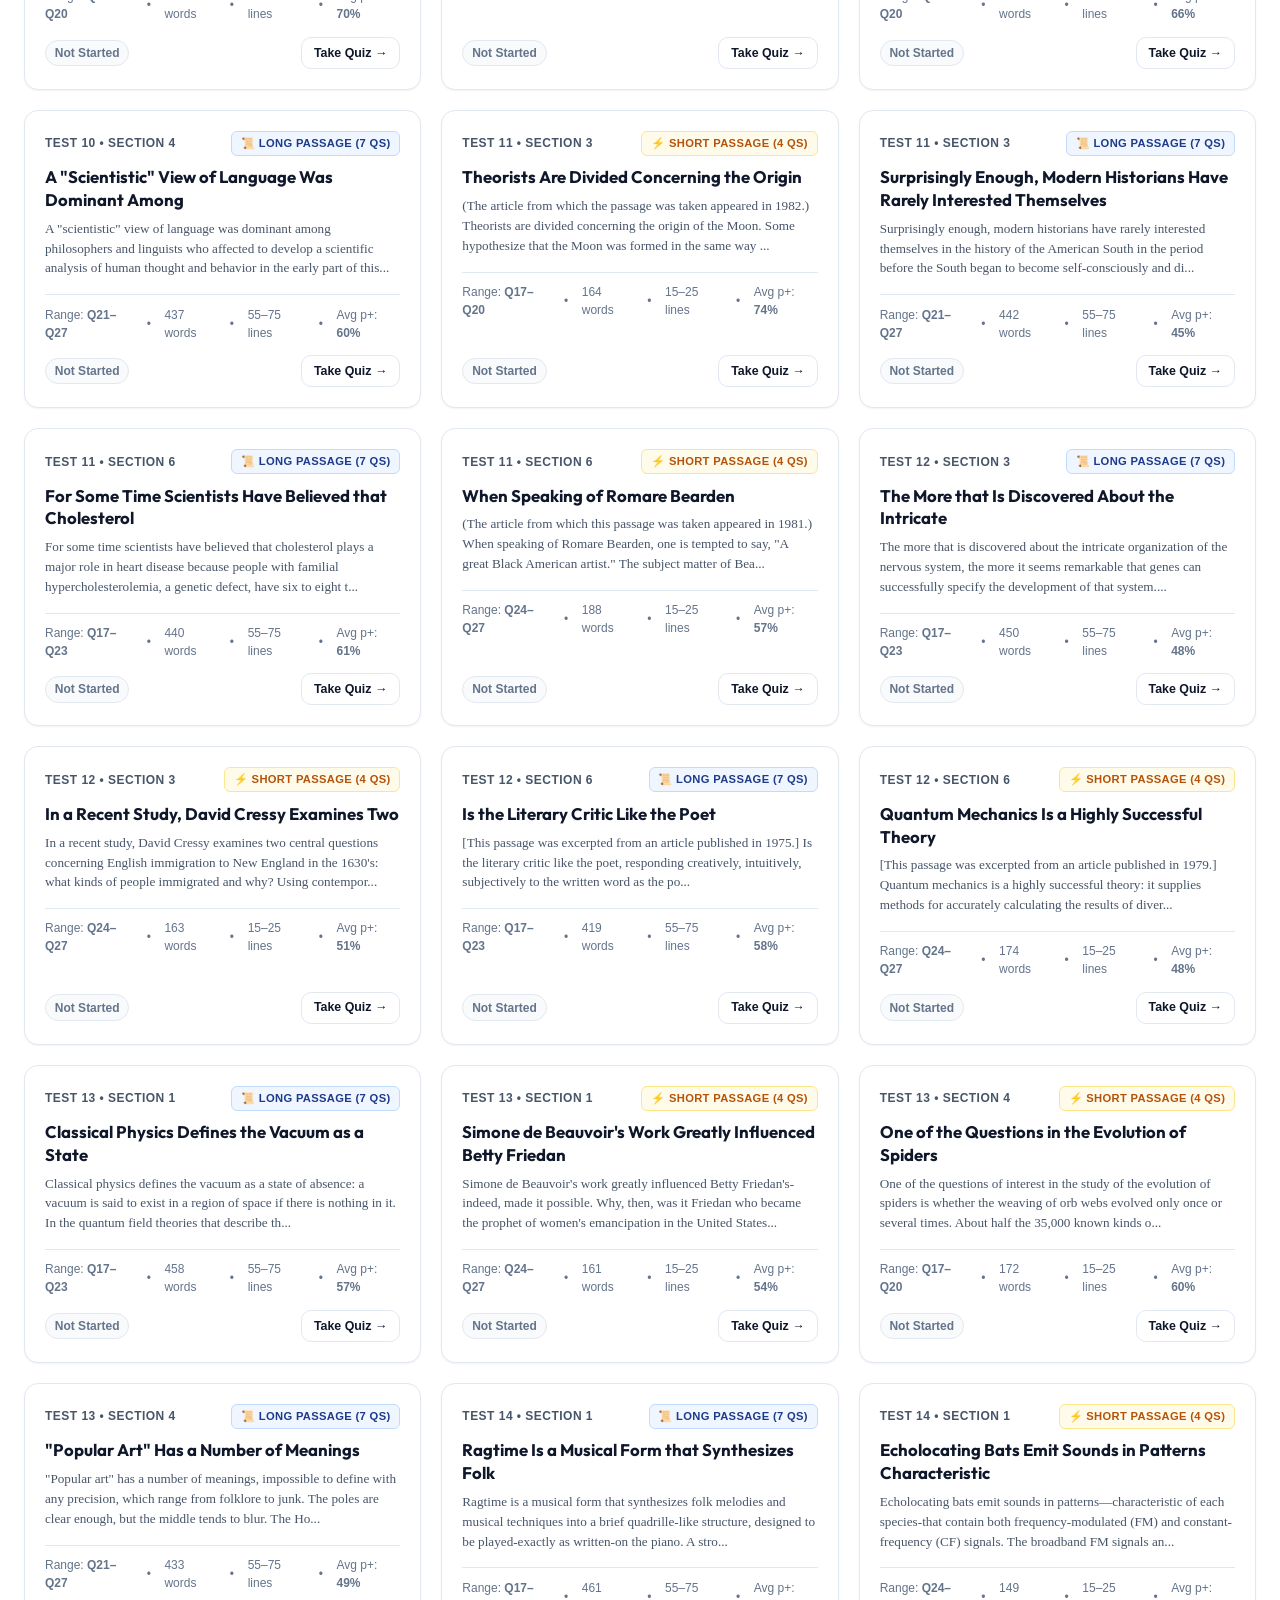
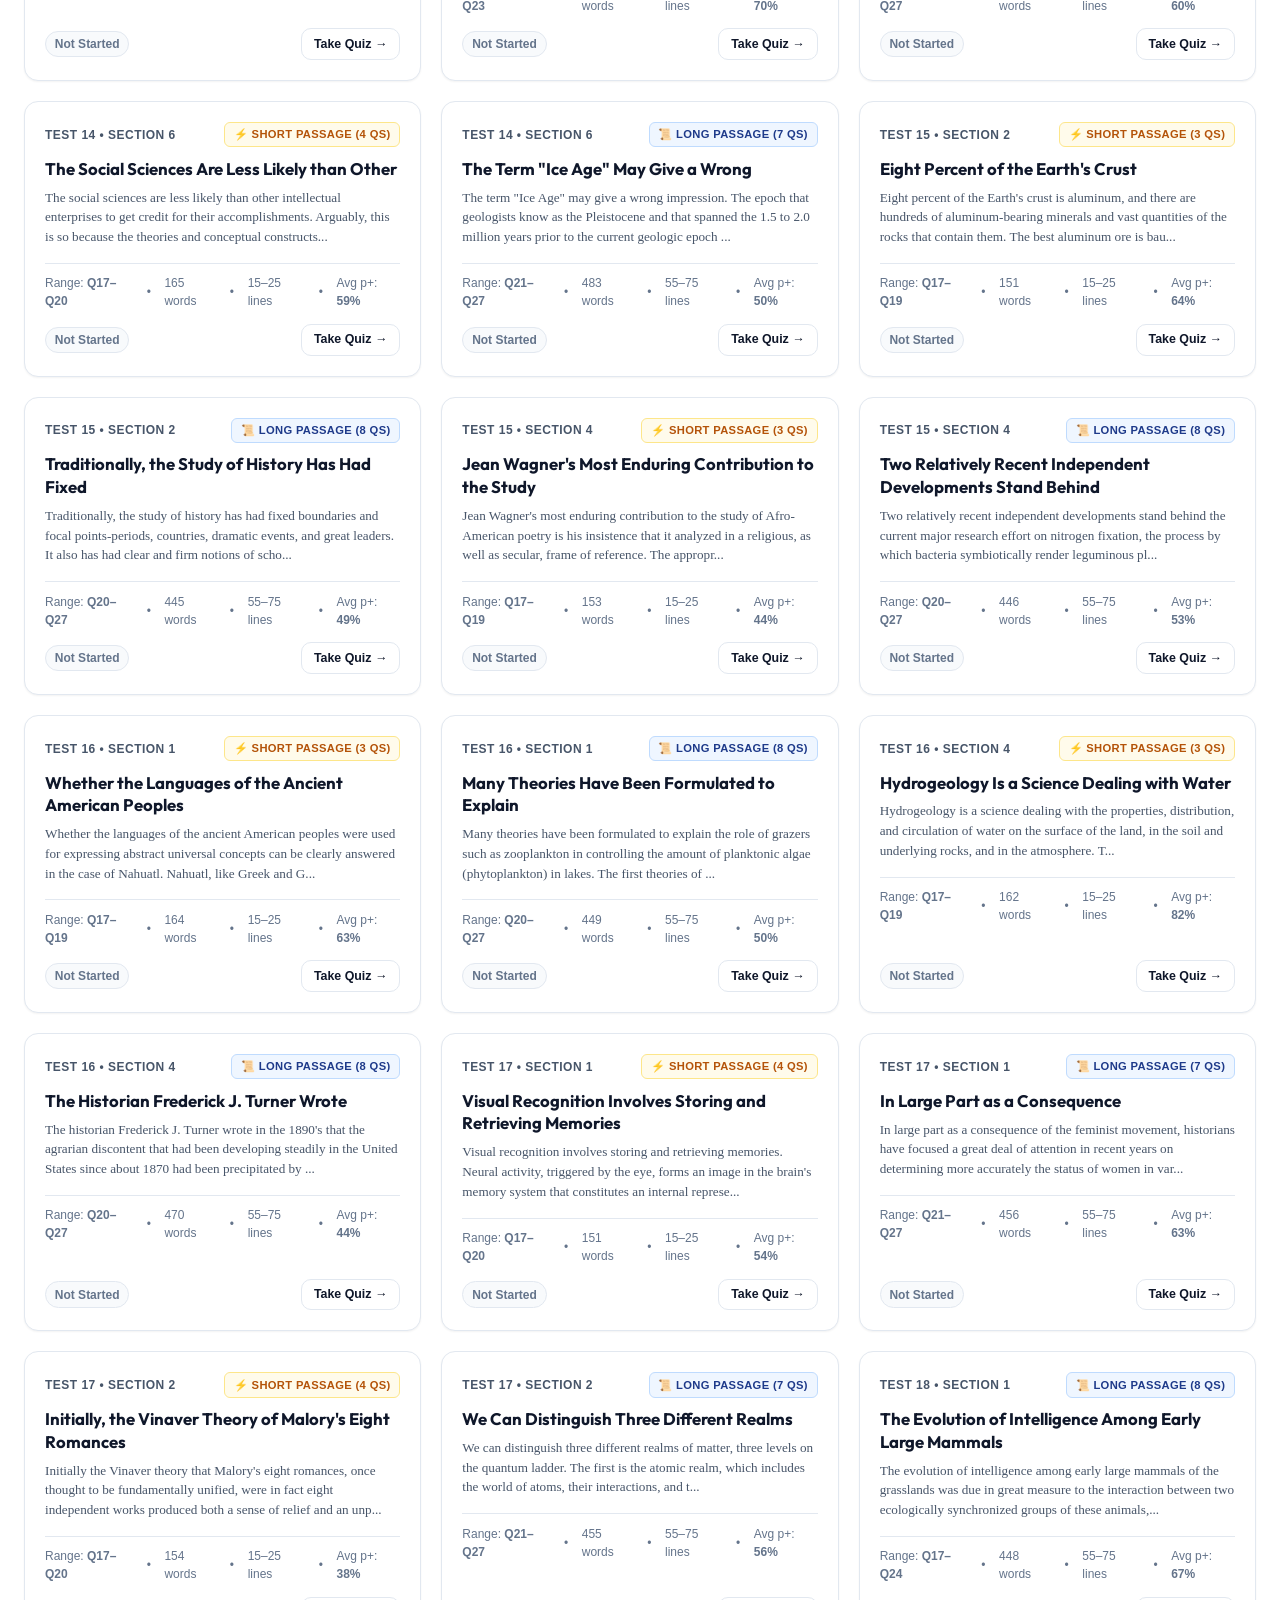
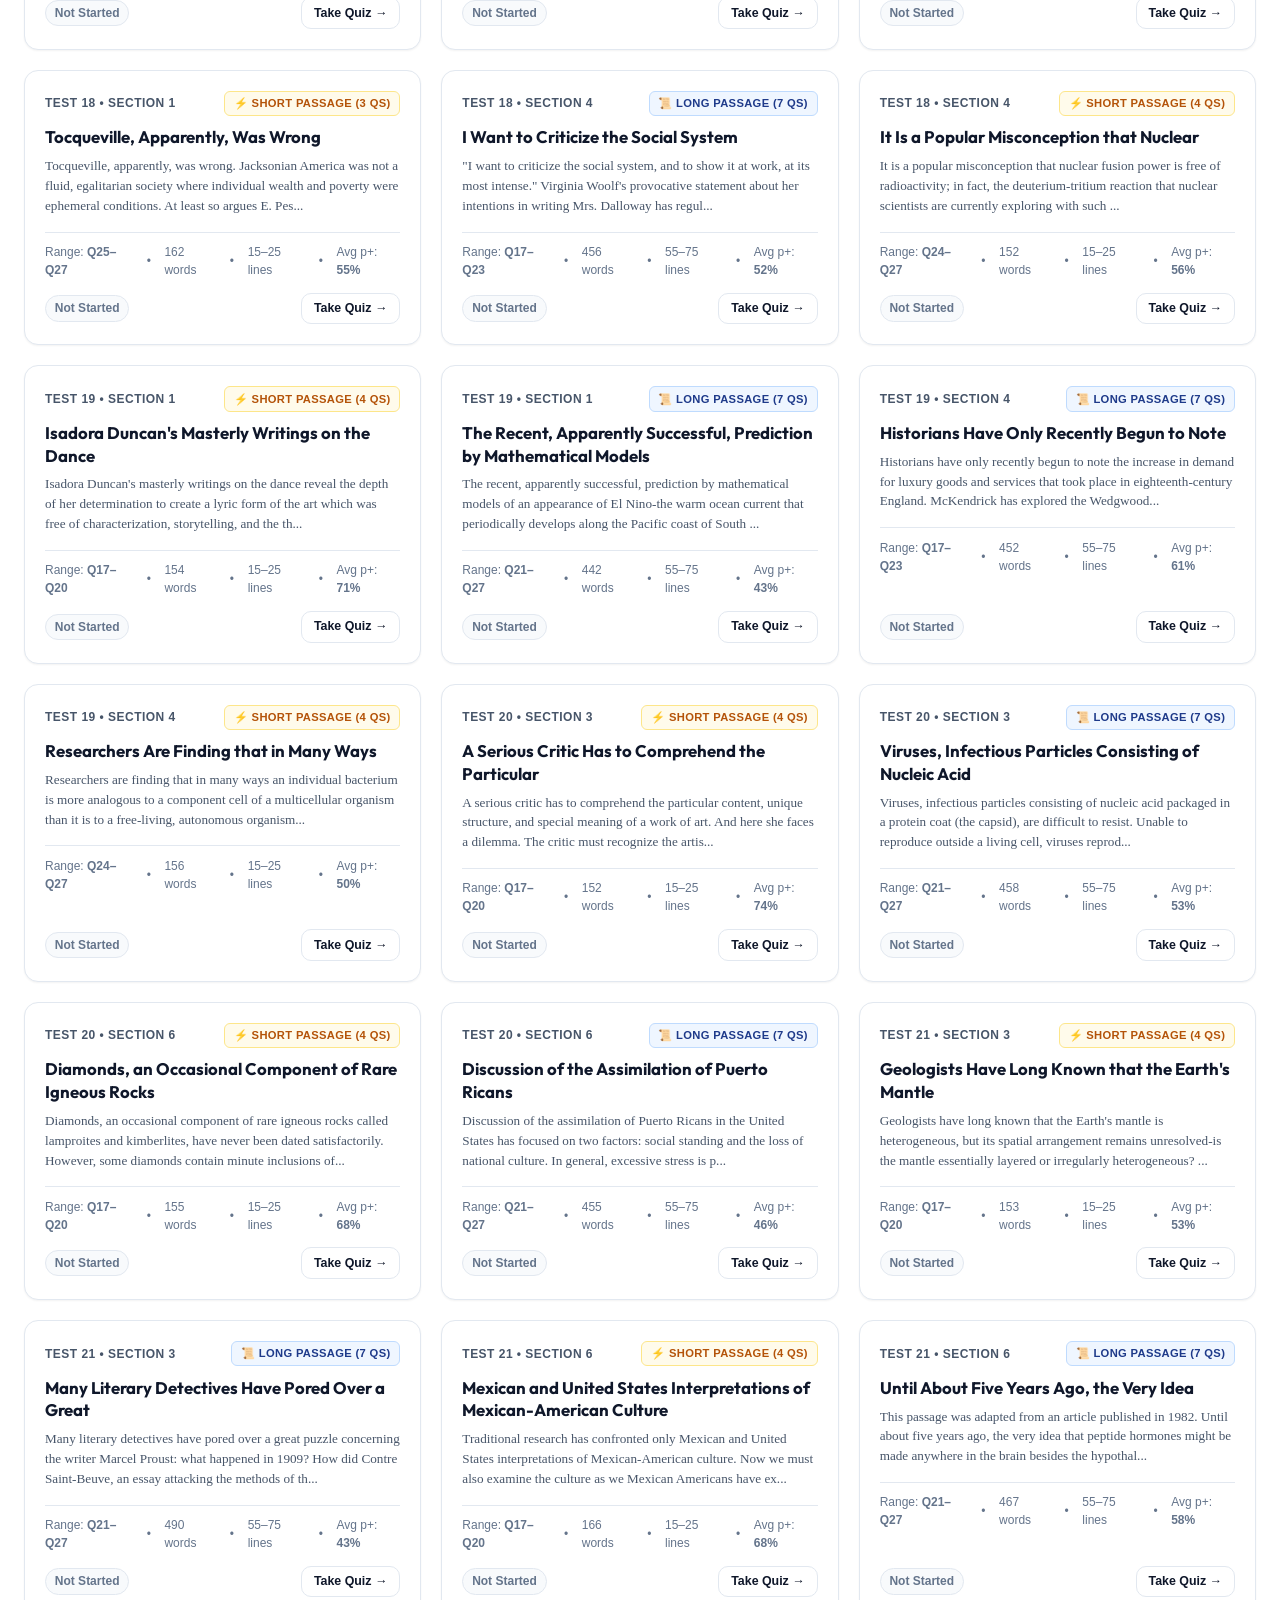
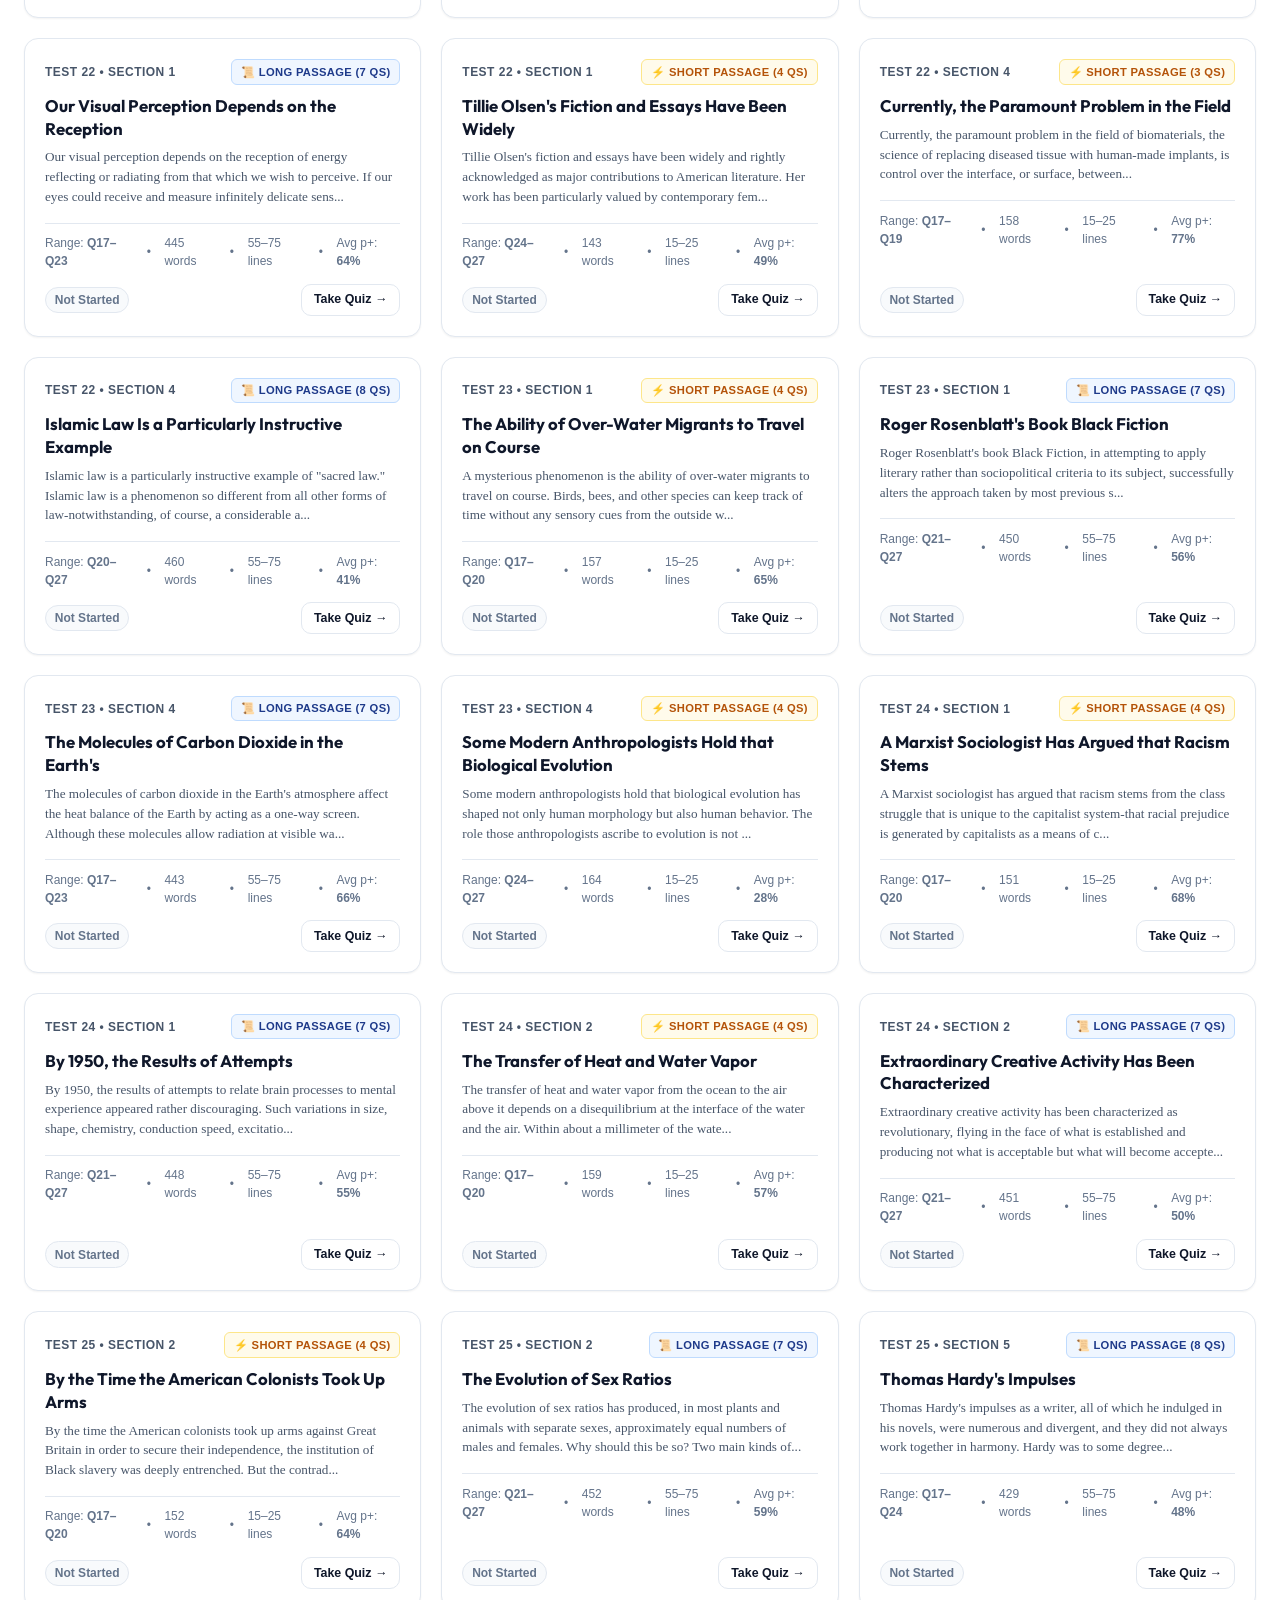
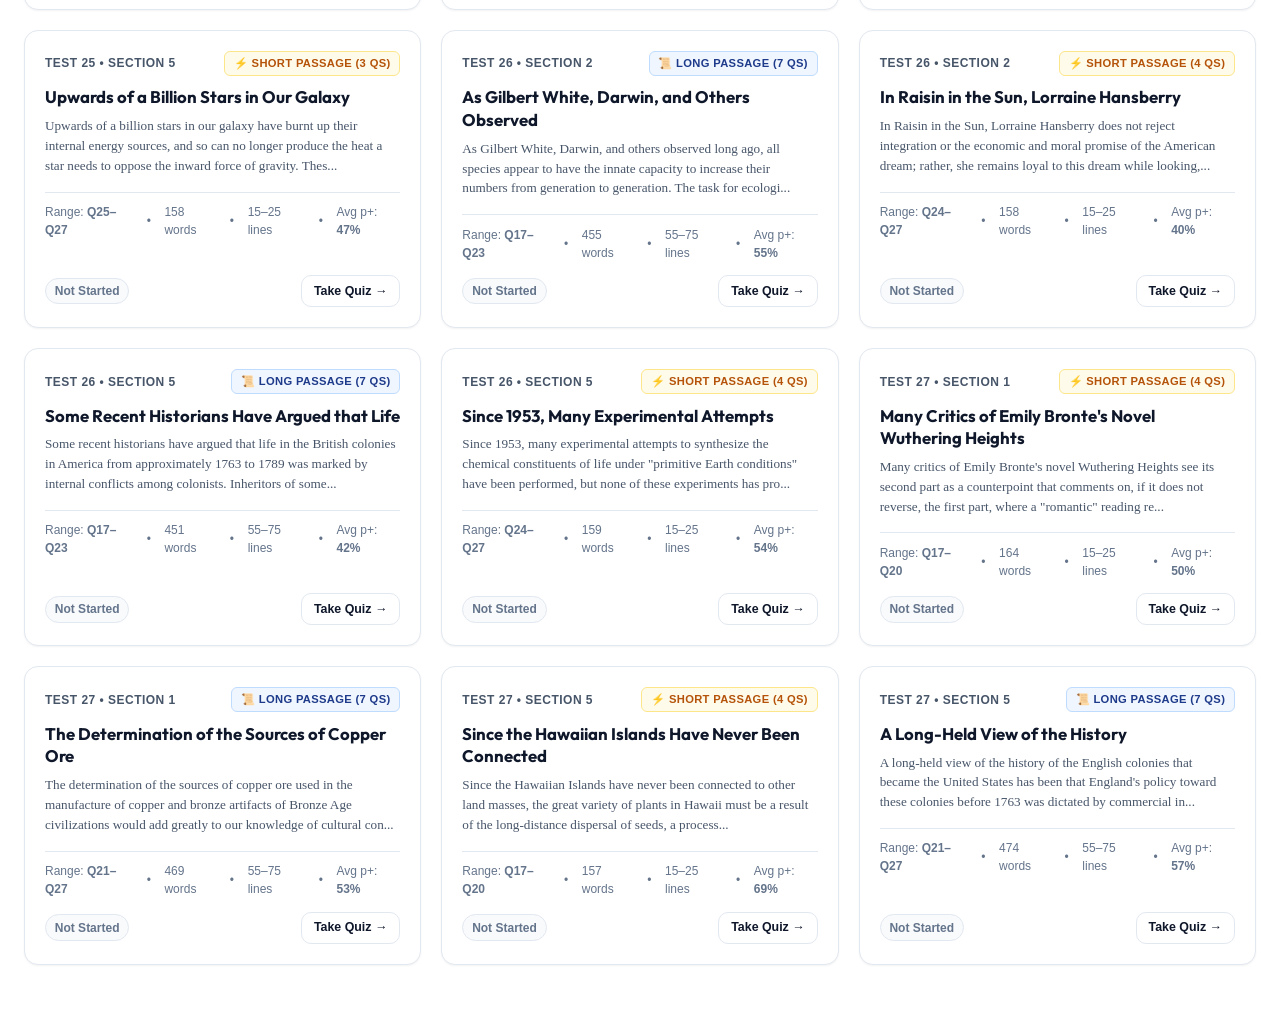
<file: rc.html>
<!DOCTYPE html>
<html lang="en">
<head>
  <meta charset="UTF-8">
  <meta http-equiv="refresh" content="0; url=pages/rc.html">
  <title>Redirecting to Reading Comprehension...</title>
  <script>window.location.replace("pages/rc.html");</script>
</head>
<body>
  <p>Redirecting to <a href="pages/rc.html">Reading Comprehension</a>...</p>
</body>
</html>
</file>
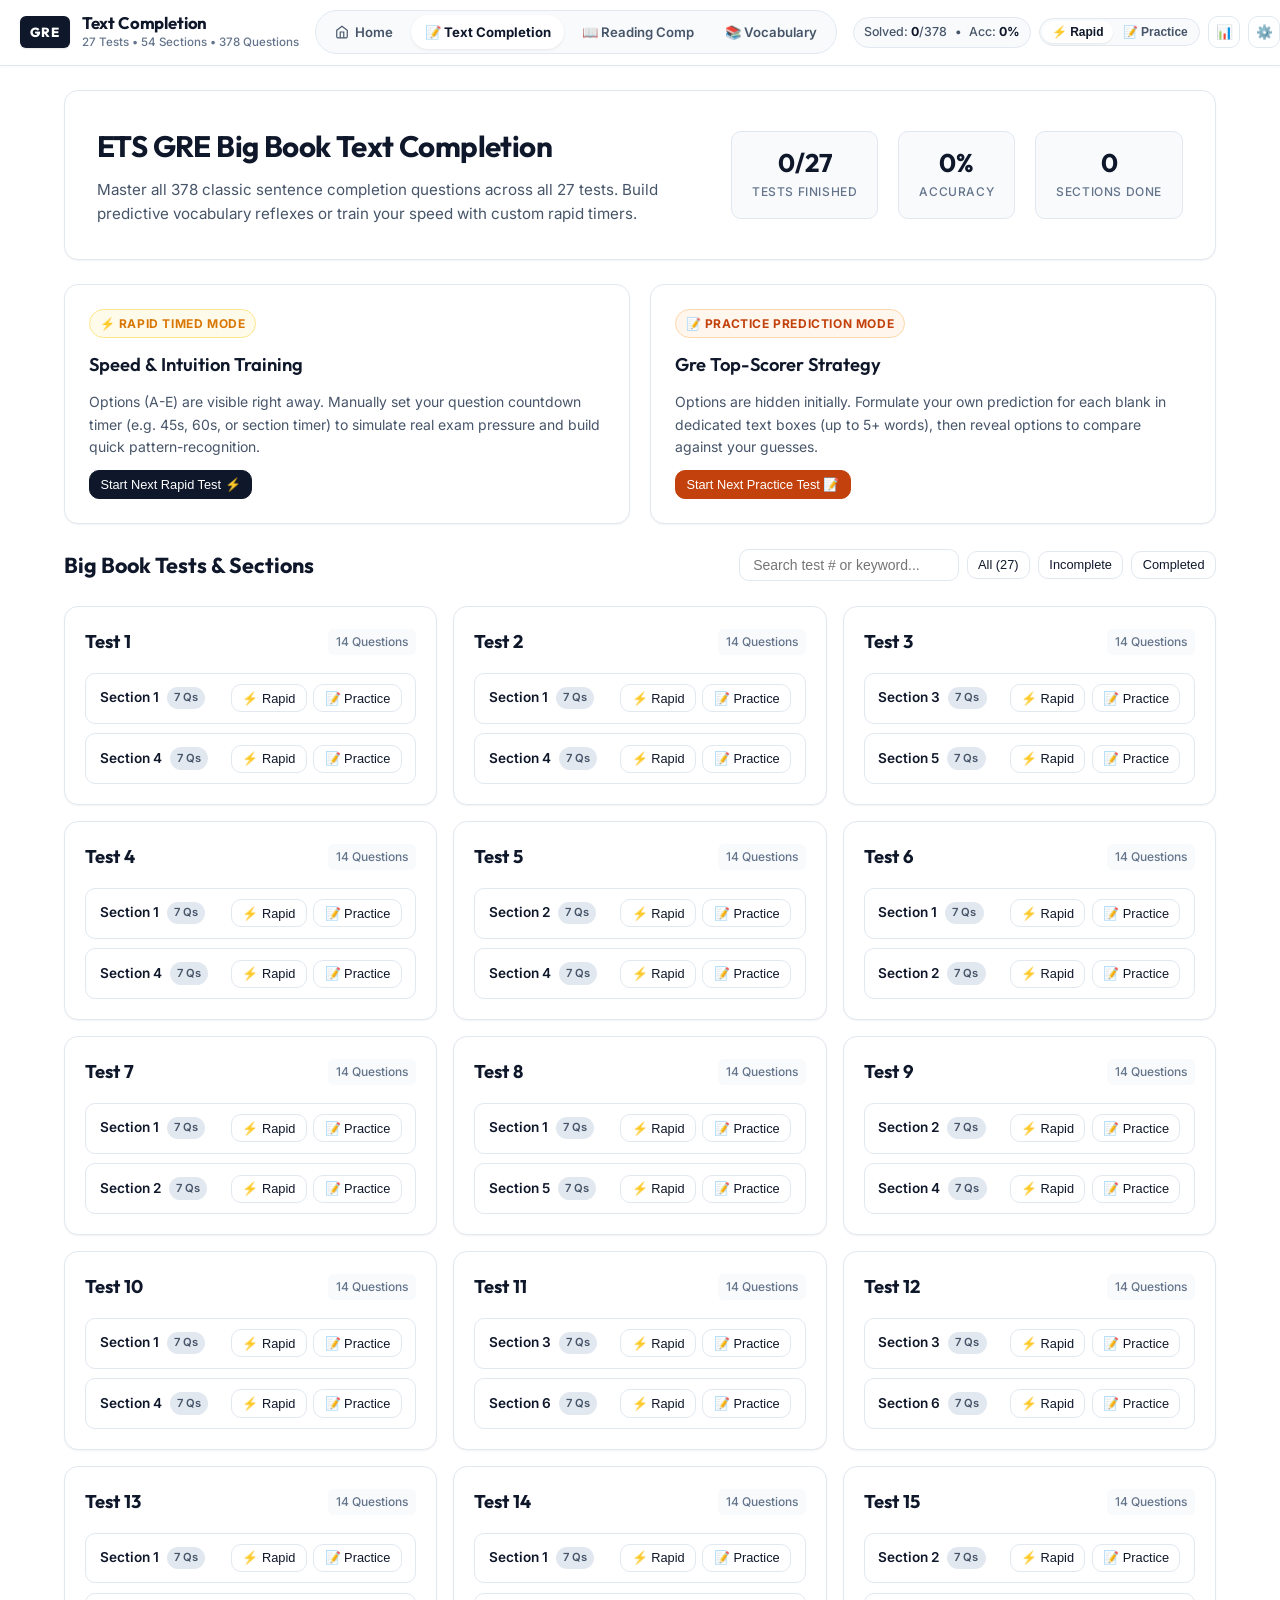
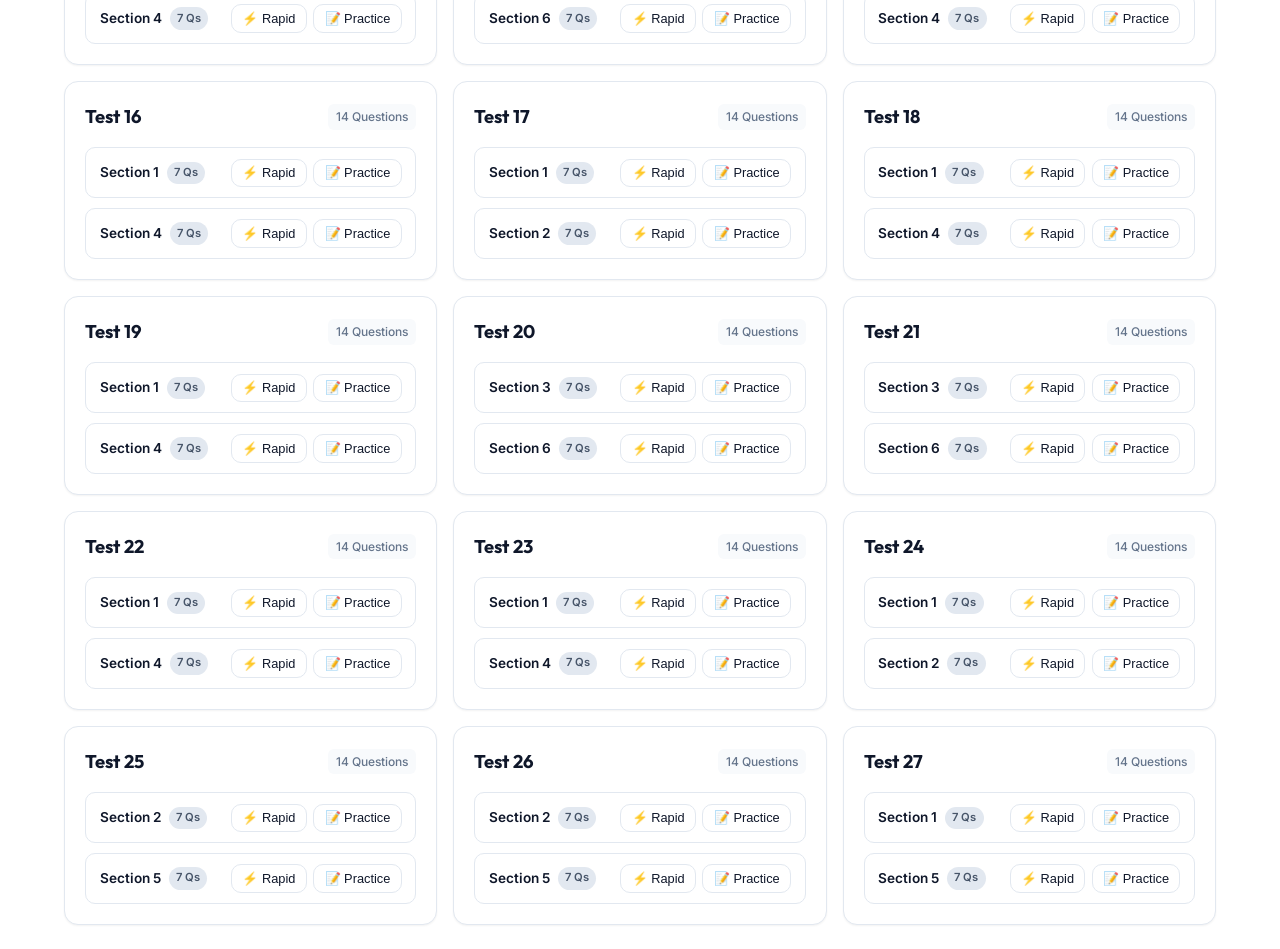
<file: tc.html>
<!DOCTYPE html>
<html lang="en">
<head>
  <meta charset="UTF-8">
  <meta http-equiv="refresh" content="0; url=pages/tc.html">
  <title>Redirecting to Text Completion...</title>
  <script>window.location.replace("pages/tc.html");</script>
</head>
<body>
  <p>Redirecting to <a href="pages/tc.html">Text Completion</a>...</p>
</body>
</html>
</file>
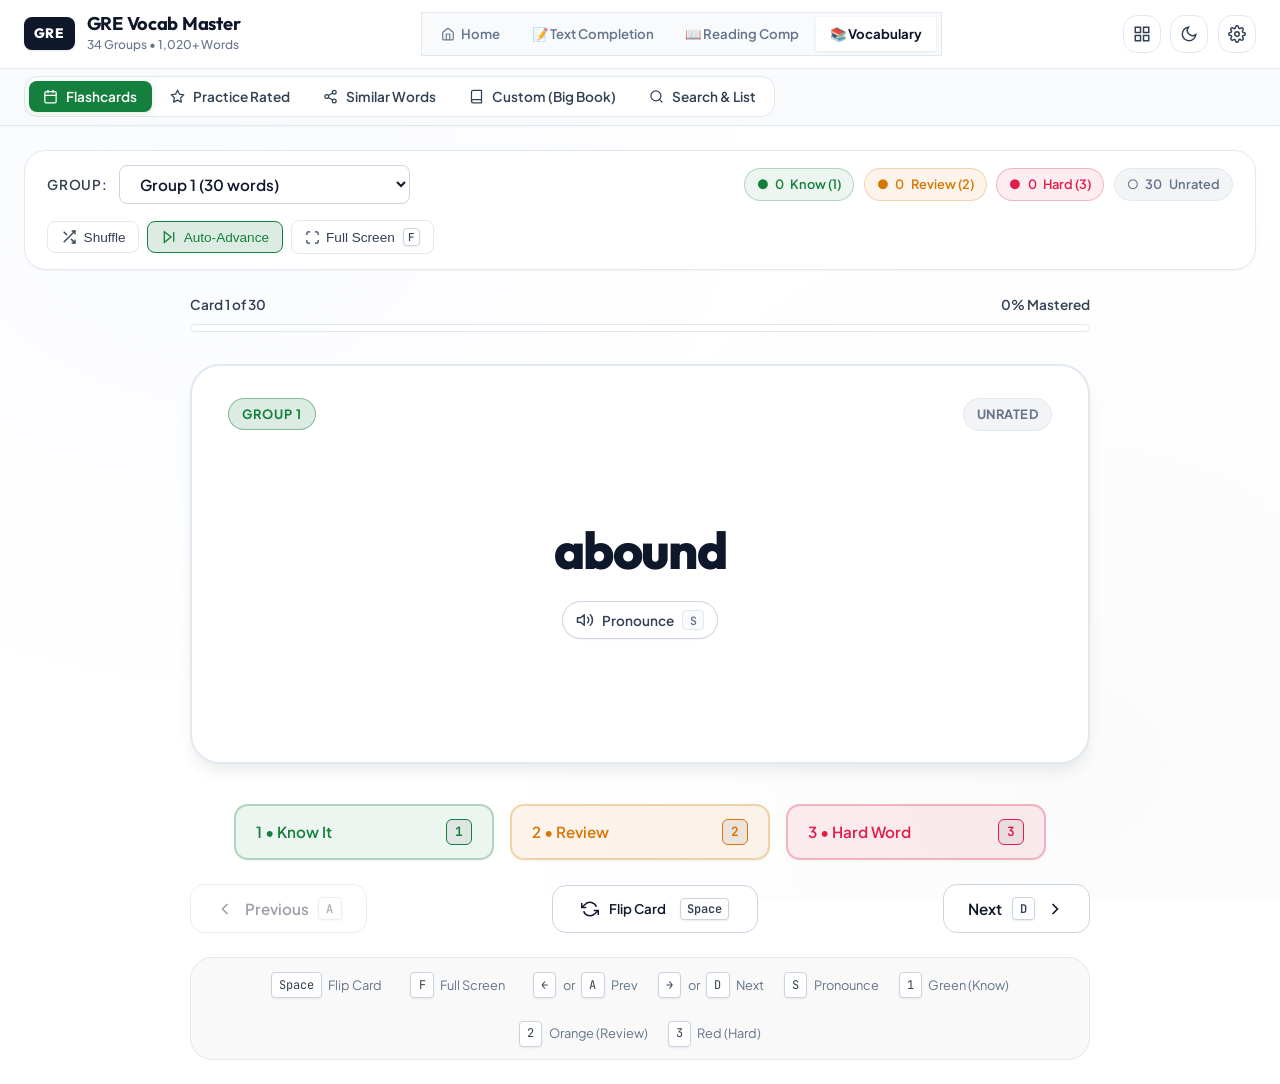
<file: vocab.html>
<!DOCTYPE html>
<html lang="en">
<head>
  <meta charset="UTF-8">
  <meta http-equiv="refresh" content="0; url=pages/vocab.html">
  <title>Redirecting to Vocabulary Master...</title>
  <script>window.location.replace("pages/vocab.html");</script>
</head>
<body>
  <p>Redirecting to <a href="pages/vocab.html">Vocabulary Master</a>...</p>
</body>
</html>
</file>
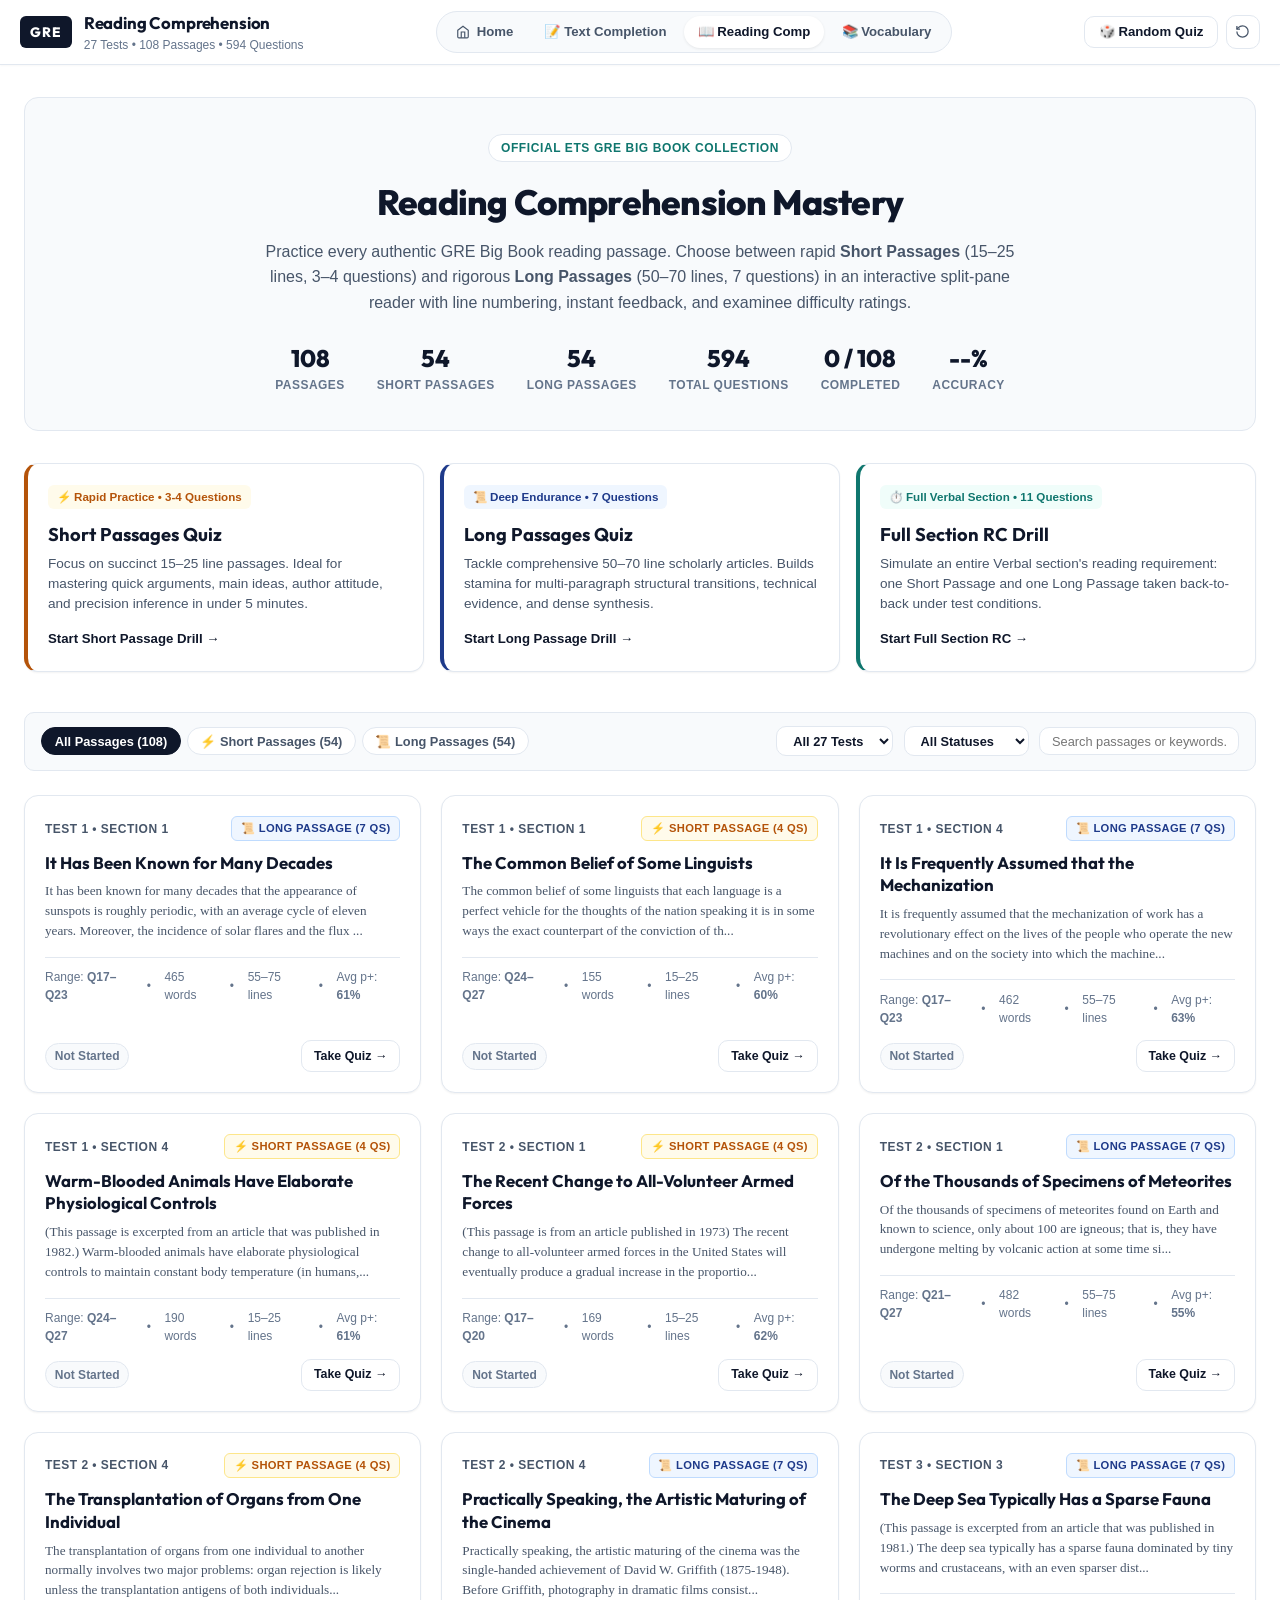
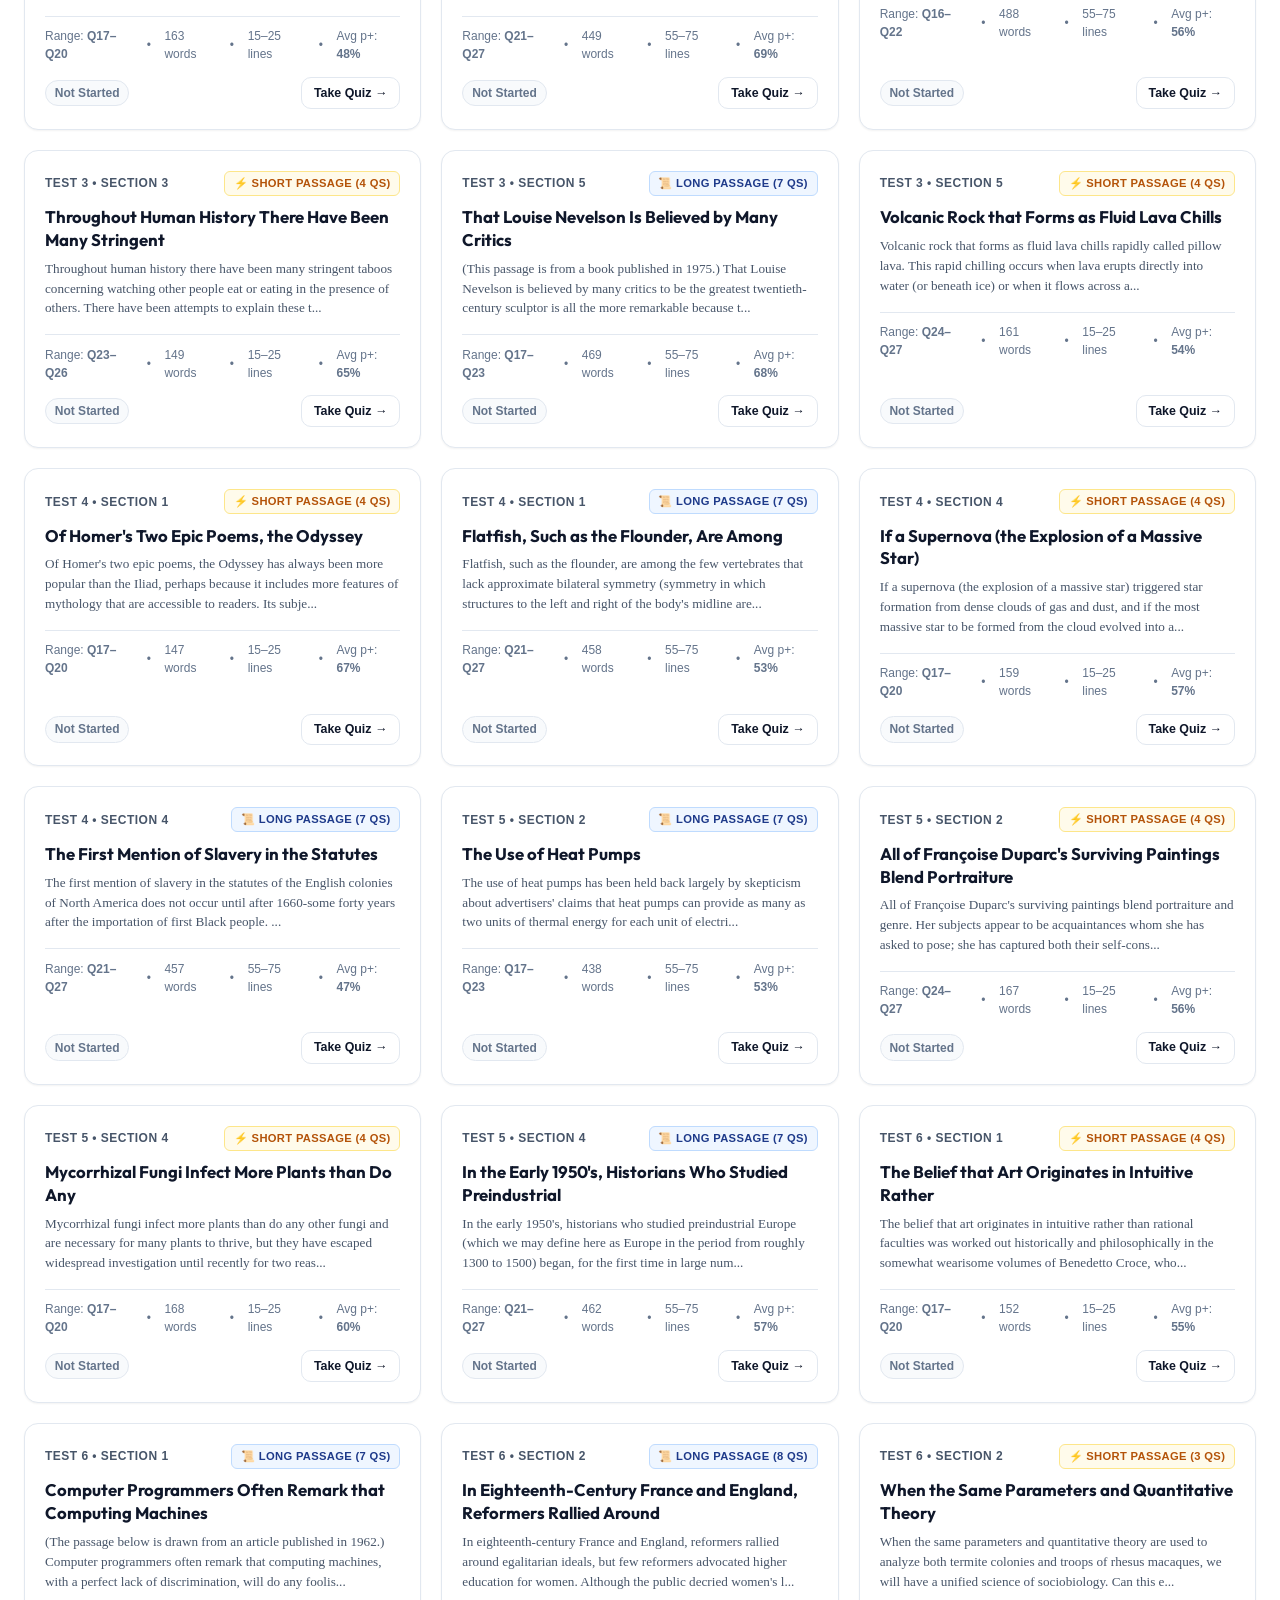
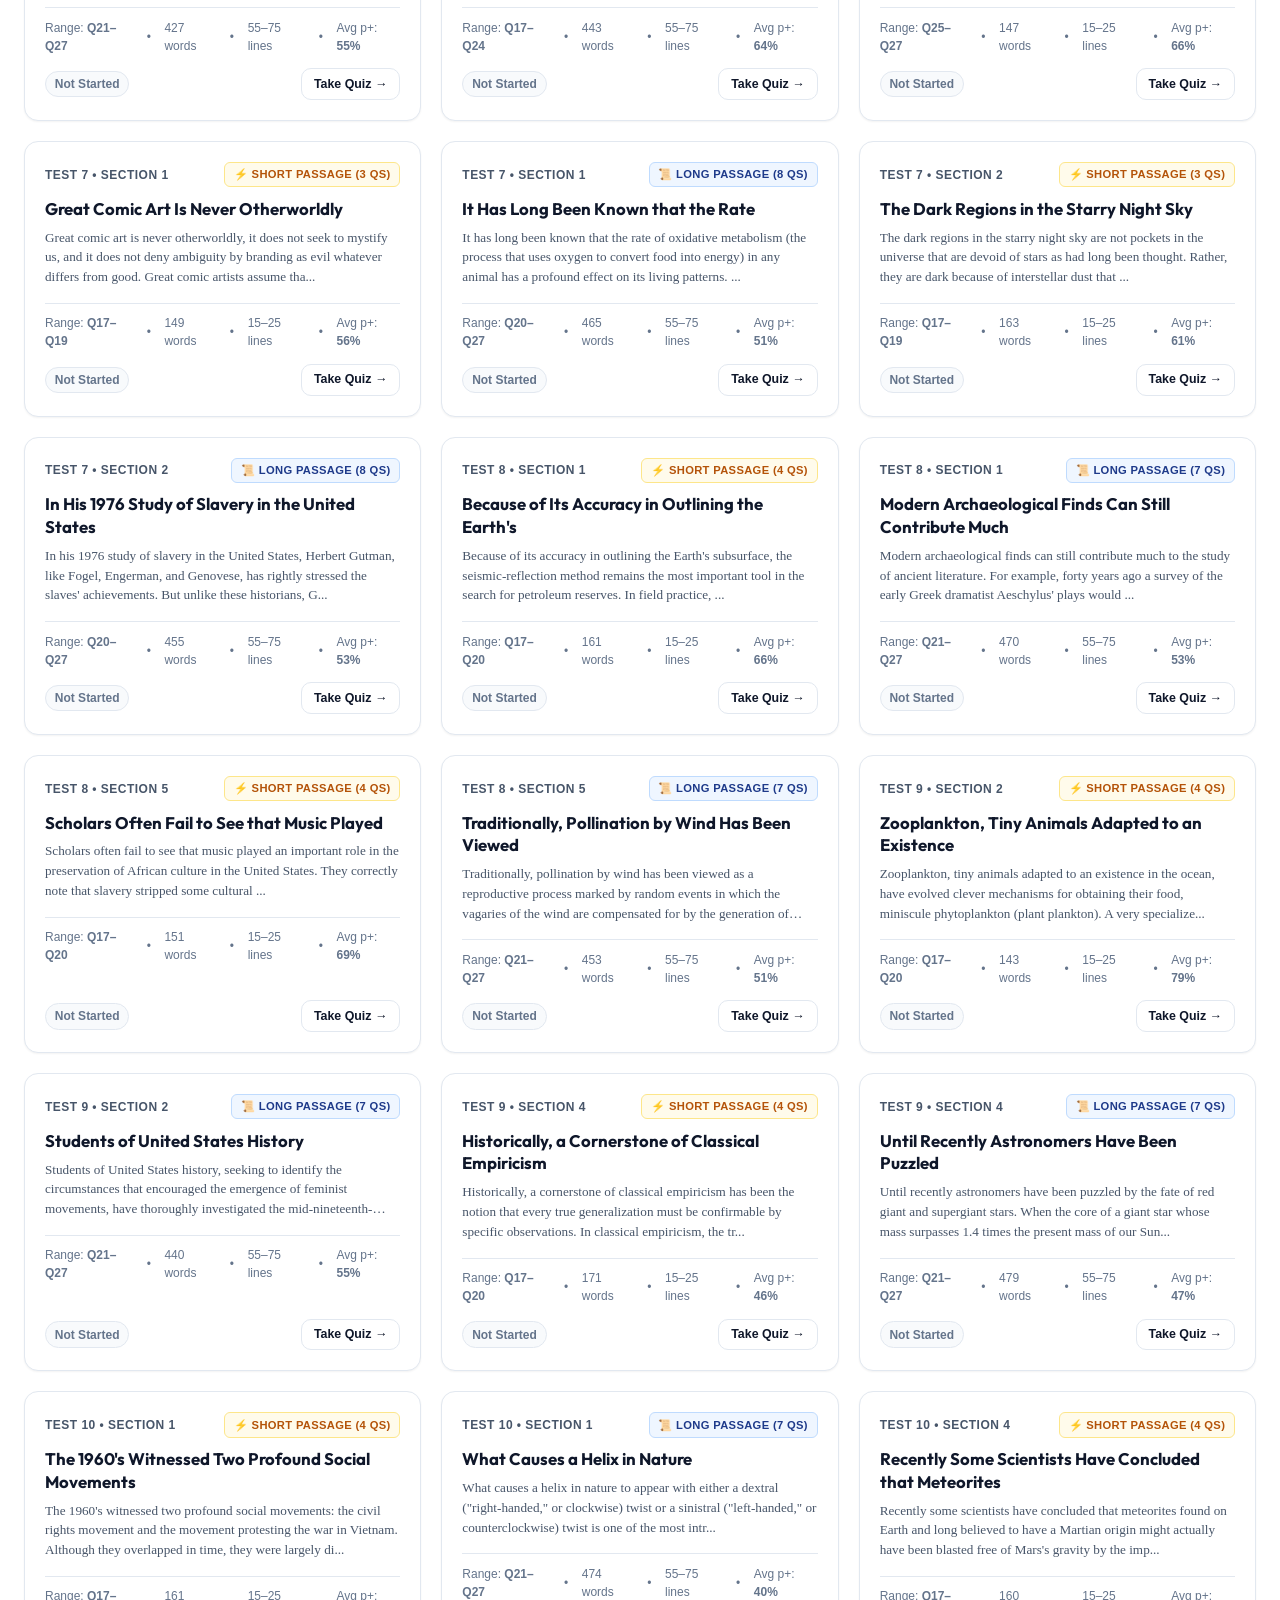
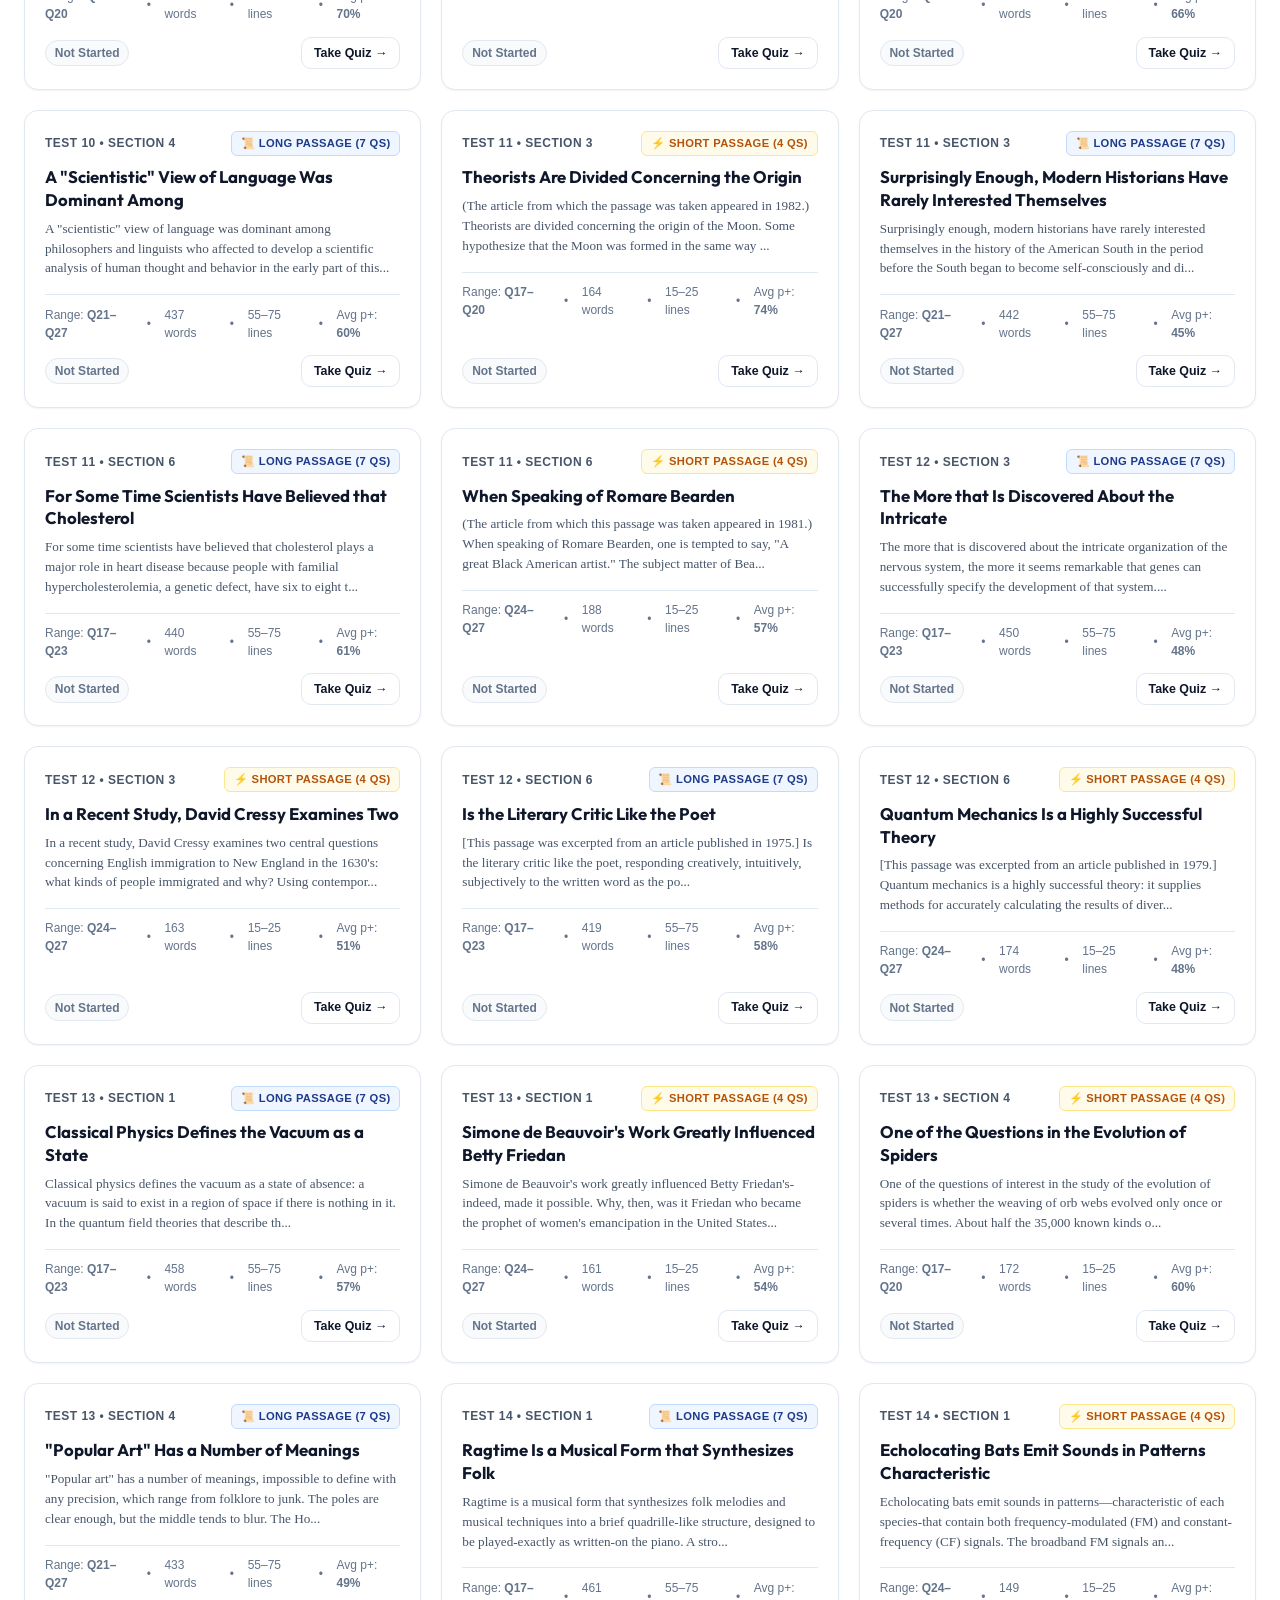
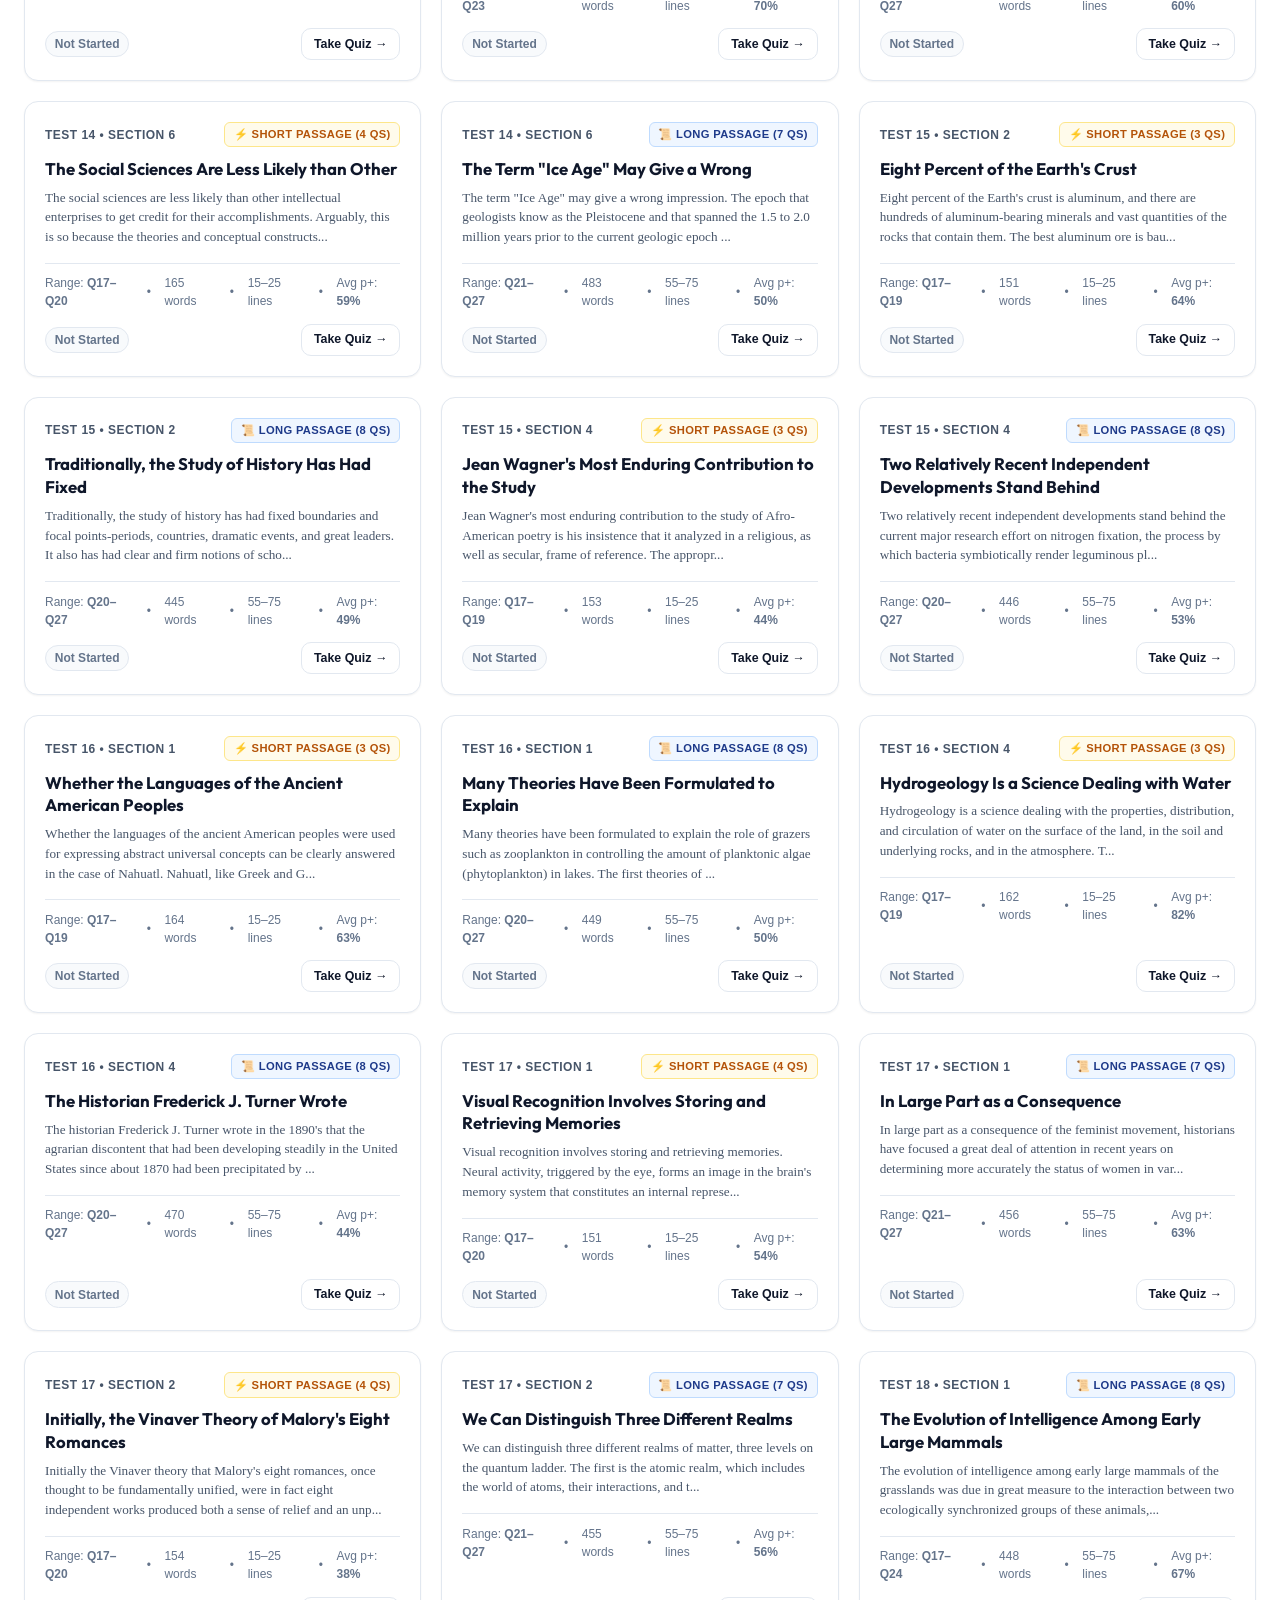
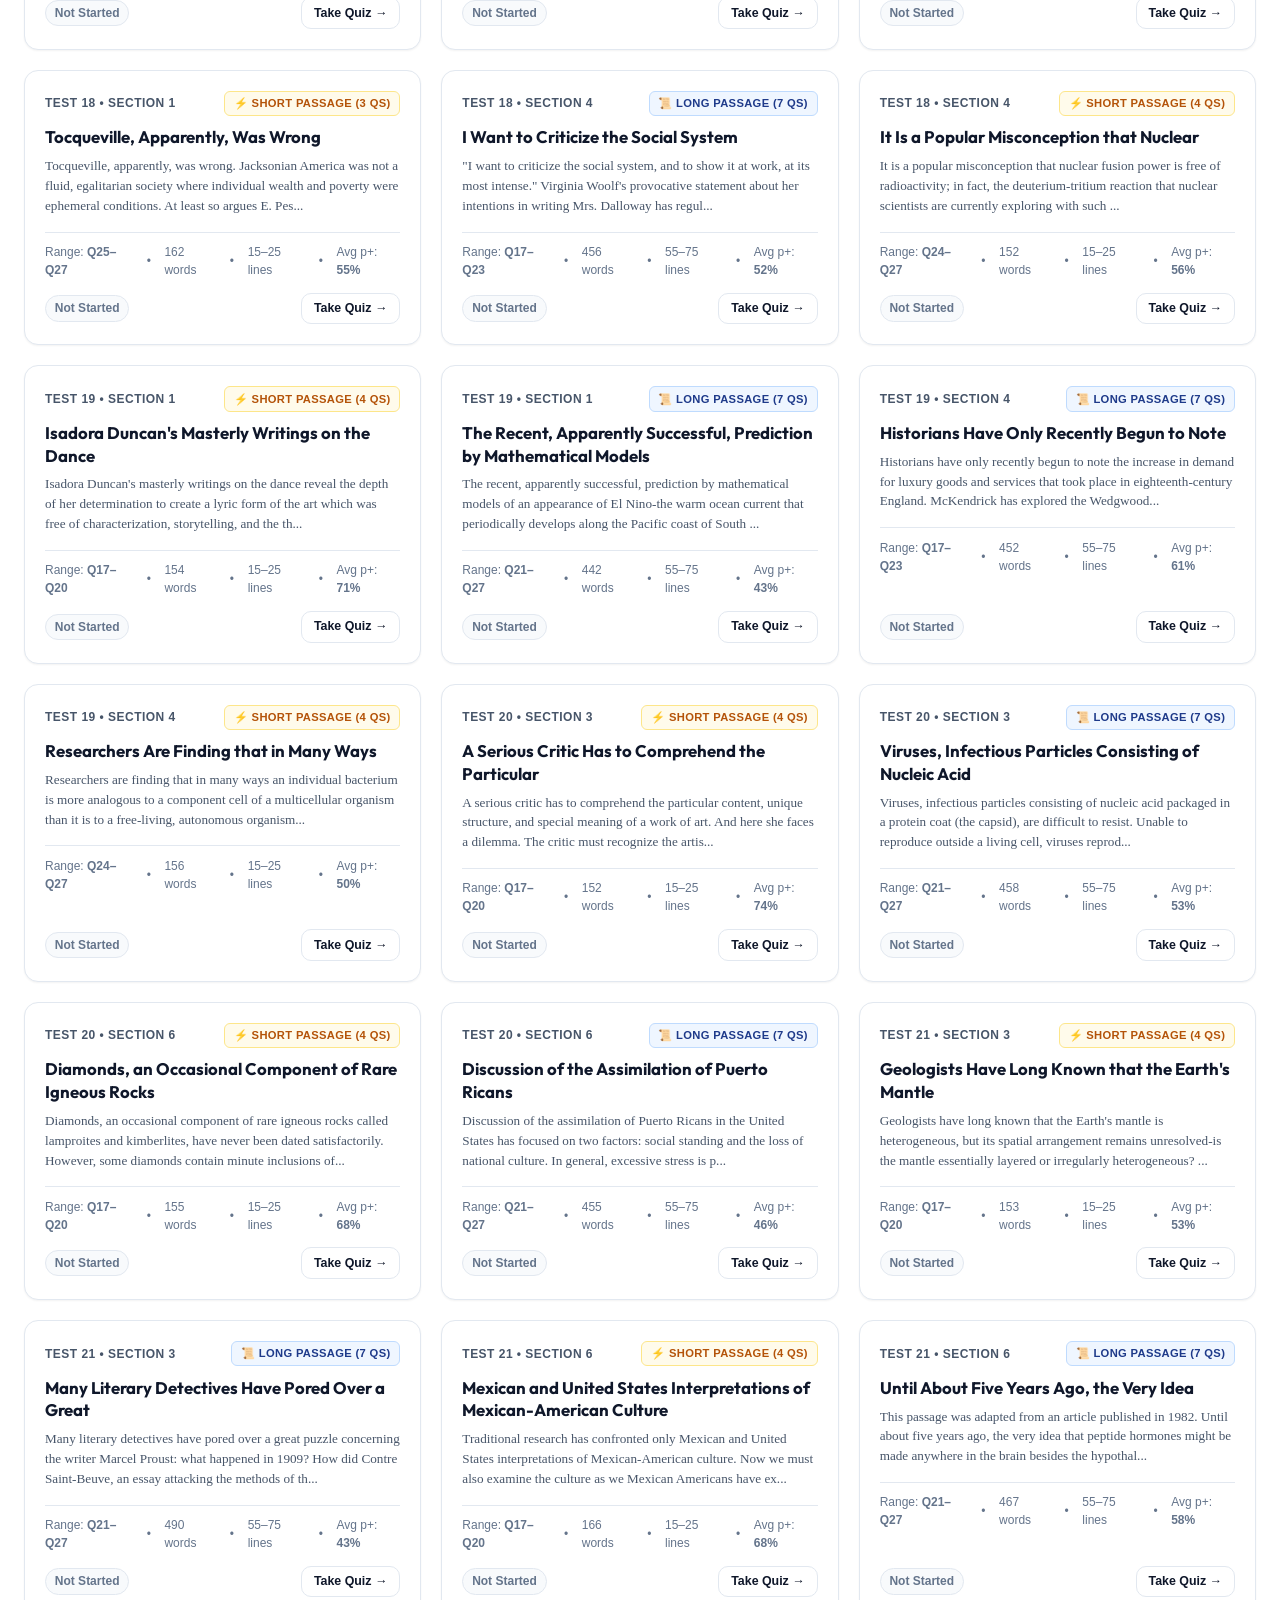
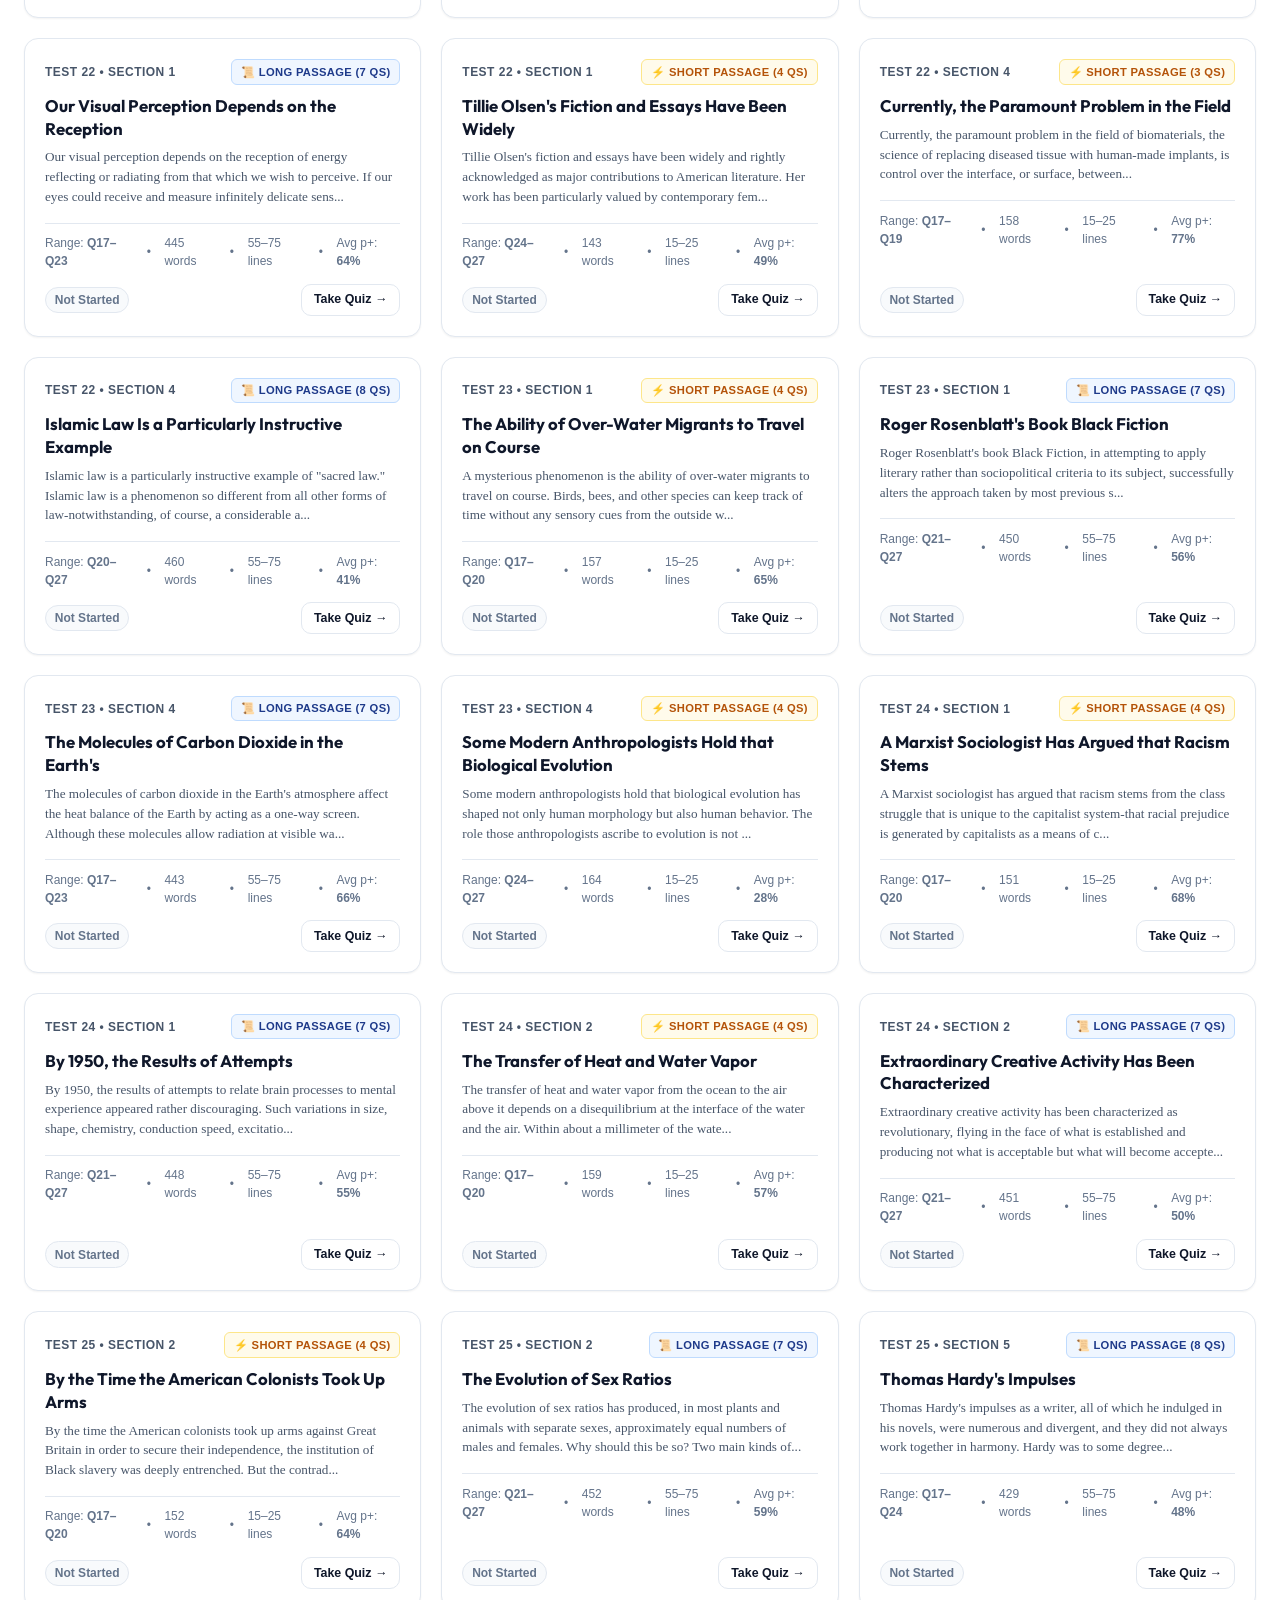
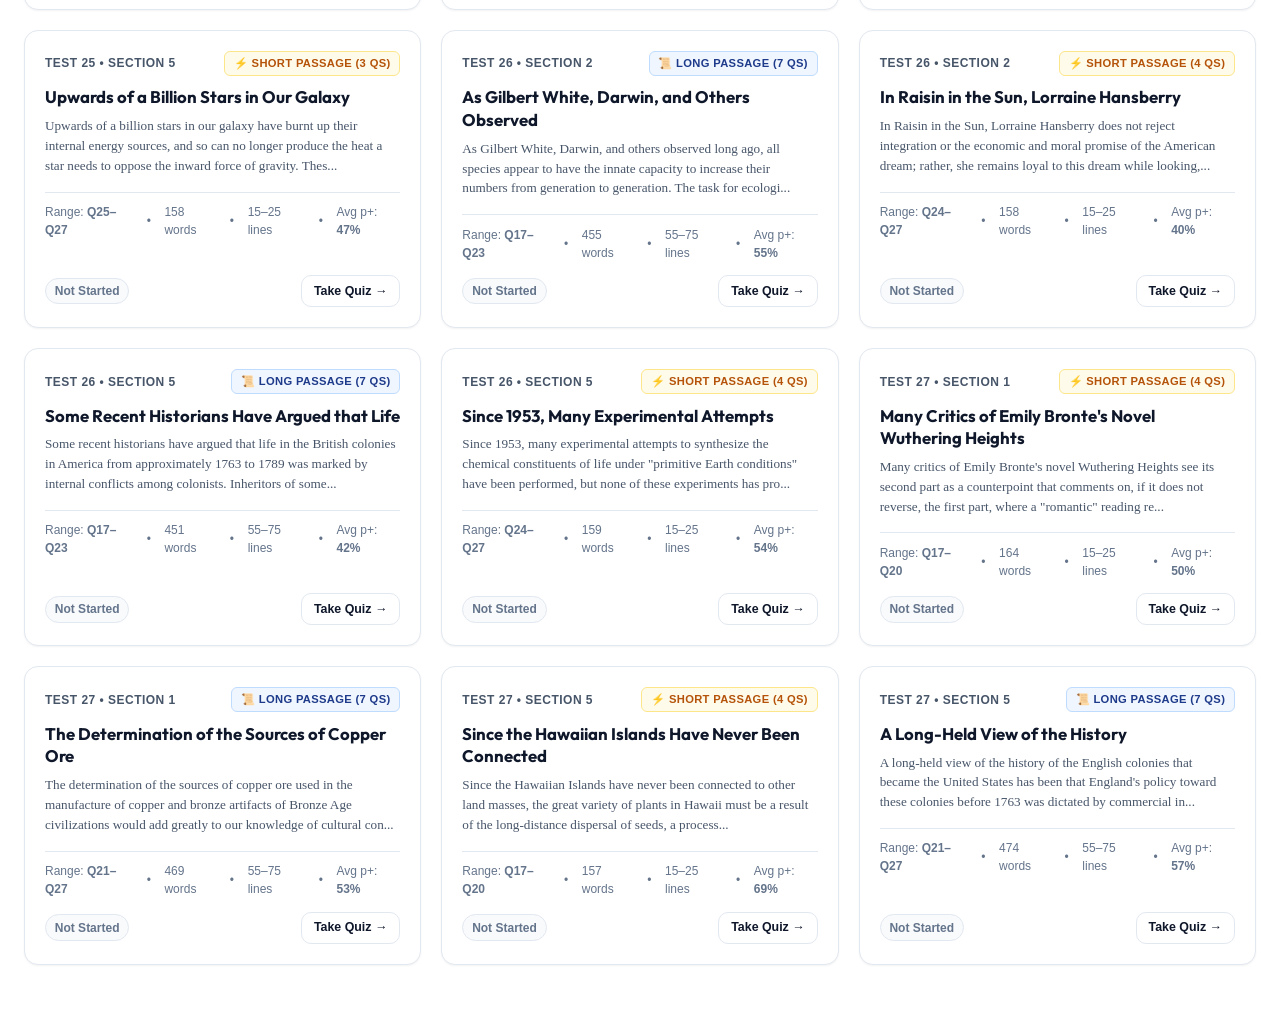
<file: pages/rc.html>
<!DOCTYPE html>
<html lang="en">

<head>
  <meta charset="UTF-8">
  <link rel="icon" href="data:image/svg+xml,<svg xmlns=%22http://www.w3.org/2000/svg%22 viewBox=%220 0 100 100%22><text y=%22.9em%22 font-size=%2290%22>📚</text></svg>">
  <meta name="viewport" content="width=device-width, initial-scale=1.0">
  <title>GRE Reading Comprehension Mastery • 108 Passages (Short & Long)</title>
  <meta name="description"
    content="Complete ETS GRE Big Book Reading Comprehension quiz platform featuring all 27 tests, 54 sections, 108 passages (54 Short, 54 Long), and 594 audited questions with split-screen reading, line numbering, instant feedback, and timer.">
  <!-- Google Fonts -->
  <link rel="preconnect" href="https://fonts.googleapis.com">
  <link rel="preconnect" href="https://fonts.gstatic.com" crossorigin>
  <link
    href="https://fonts.googleapis.com/css2?family=Inter:wght@400;500;600;700;800&family=JetBrains+Mono:wght@500;700&family=Newsreader:ital,opsz,wght@0,6..72,400;0,6..72,500;0,6..72,600;1,6..72,400&family=Outfit:wght@500;600;700;800&display=swap"
    rel="stylesheet">

  <link rel="stylesheet" href="../css/rc.css">
  <link rel="stylesheet" href="../css/monetization.css">

  <script>
    window.goatcounter = { path: function(p) { return location.host + p } }
  </script>
  <script data-goatcounter="https://sansad.goatcounter.com/count"
          async src="//gc.zgo.at/count.js"></script>
</head>

<body>

  <!-- Top App Navigation Bar (Unified Across Suite) -->
  <header class="app-header">
    <div class="header-container">
      <div class="logo-group" id="btn-nav-logo" title="Back to Reading Comprehension Hub">
        <span class="logo-badge">GRE</span>
        <div class="logo-text-group">
          <div class="logo-title">Reading Comprehension</div>
          <div class="logo-subtitle">27 Tests • 108 Passages • 594 Questions</div>
        </div>
      </div>

      <!-- Cross-Module Suite Navigation -->
      <nav class="suite-nav" aria-label="Suite Navigation">
        <a href="../index.html" class="suite-nav-link" title="Main Hub Home">
          <svg width="14" height="14" viewBox="0 0 24 24" fill="none" stroke="currentColor" stroke-width="2">
            <path d="M3 9l9-7 9 7v11a2 2 0 0 1-2 2H5a2 2 0 0 1-2-2z"></path>
            <polyline points="9 22 9 12 15 12 15 22"></polyline>
          </svg>
          Home
        </a>
        <a href="tc.html" class="suite-nav-link" title="ETS Big Book Text Completion Quiz">
          📝 Text Completion
        </a>
        <a href="rc.html" class="suite-nav-link active" title="Current: Reading Comprehension Split-Screen Quiz">
          📖 Reading Comp
        </a>
        <a href="vocab.html" class="suite-nav-link" title="GregMat 34 Groups Vocabulary Master">
          📚 Vocabulary
        </a>
      </nav>

      <!-- Quick Action Controls -->
      <div class="header-actions">
        <button class="btn" id="btn-random-quiz" title="Launch a random passage quiz">
          🎲 Random Quiz
        </button>
        <button class="btn-icon" id="btn-reset-stats" title="Reset RC stats" aria-label="Reset Statistics">
          <svg width="15" height="15" viewBox="0 0 24 24" fill="none" stroke="currentColor" stroke-width="2">
            <path d="M3 12a9 9 0 1 0 9-9 9.75 9.75 0 0 0-6.74 2.74L3 8"></path>
            <path d="M3 3v5h5"></path>
          </svg>
        </button>
      </div>
    </div>
  </header>

  <!-- VIEW 1: DASHBOARD / PASSAGE SELECTION VIEW -->
  <main id="rc-dashboard-view" class="rc-dashboard">
    <!-- Hero Banner -->
    <section class="dashboard-hero">
      <div class="hero-pill">Official ETS GRE Big Book Collection</div>
      <h1 class="hero-title">Reading Comprehension Mastery</h1>
      <p class="hero-desc">
        Practice every authentic GRE Big Book reading passage. Choose between rapid <strong>Short Passages</strong> (15–25 lines, 3–4 questions) and rigorous <strong>Long Passages</strong> (50–70 lines, 7 questions) in an interactive split-pane reader with line numbering, instant feedback, and examinee difficulty ratings.
      </p>

      <div class="hero-stats-row">
        <div class="hero-stat-item">
          <span class="hero-stat-val" id="stat-total-passages">108</span>
          <span class="hero-stat-lbl">Passages</span>
        </div>
        <div class="hero-stat-item">
          <span class="hero-stat-val" id="stat-short-passages">54</span>
          <span class="hero-stat-lbl">Short Passages</span>
        </div>
        <div class="hero-stat-item">
          <span class="hero-stat-val" id="stat-long-passages">54</span>
          <span class="hero-stat-lbl">Long Passages</span>
        </div>
        <div class="hero-stat-item">
          <span class="hero-stat-val" id="stat-total-questions">594</span>
          <span class="hero-stat-lbl">Total Questions</span>
        </div>
        <div class="hero-stat-item">
          <span class="hero-stat-val" id="stat-user-completed">0 / 108</span>
          <span class="hero-stat-lbl">Completed</span>
        </div>
        <div class="hero-stat-item">
          <span class="hero-stat-val" id="stat-user-accuracy">--%</span>
          <span class="hero-stat-lbl">Accuracy</span>
        </div>
      </div>
    </section>

    <!-- 3 Quick Mode Launchers -->
    <section class="dashboard-actions-grid">
      <div class="mode-card card-short" id="card-launch-short">
        <span class="mode-card-badge">⚡ Rapid Practice • 3-4 Questions</span>
        <h2 class="mode-card-title">Short Passages Quiz</h2>
        <p class="mode-card-desc">
          Focus on succinct 15–25 line passages. Ideal for mastering quick arguments, main ideas, author attitude, and precision inference in under 5 minutes.
        </p>
        <div class="mode-card-btn">
          Start Short Passage Drill →
        </div>
      </div>

      <div class="mode-card card-long" id="card-launch-long">
        <span class="mode-card-badge">📜 Deep Endurance • 7 Questions</span>
        <h2 class="mode-card-title">Long Passages Quiz</h2>
        <p class="mode-card-desc">
          Tackle comprehensive 50–70 line scholarly articles. Builds stamina for multi-paragraph structural transitions, technical evidence, and dense synthesis.
        </p>
        <div class="mode-card-btn">
          Start Long Passage Drill →
        </div>
      </div>

      <div class="mode-card card-section" id="card-launch-section">
        <span class="mode-card-badge">⏱️ Full Verbal Section • 11 Questions</span>
        <h2 class="mode-card-title">Full Section RC Drill</h2>
        <p class="mode-card-desc">
          Simulate an entire Verbal section's reading requirement: one Short Passage and one Long Passage taken back-to-back under test conditions.
        </p>
        <div class="mode-card-btn">
          Start Full Section RC →
        </div>
      </div>
    </section>

    <!-- Sponsored / Ad Banner Slot -->
    <div class="gre-ad-container gre-ad-banner" data-gre-ad="banner" data-ad-type="leaderboard"></div>

    <!-- Filter & Search Controls -->
    <div class="filter-bar">
      <div class="filter-pills-group" id="filter-type-pills">
        <button class="filter-pill active" data-type="all">All Passages (108)</button>
        <button class="filter-pill" data-type="short">⚡ Short Passages (54)</button>
        <button class="filter-pill" data-type="long">📜 Long Passages (54)</button>
      </div>

      <div class="filter-selects-group">
        <select class="filter-select" id="select-test-filter" aria-label="Filter by Test">
          <option value="all">All 27 Tests</option>
          <!-- Populated by JS -->
        </select>

        <select class="filter-select" id="select-status-filter" aria-label="Filter by Status">
          <option value="all">All Statuses</option>
          <option value="unattempted">Unattempted</option>
          <option value="completed">Completed</option>
          <option value="bookmarked">Bookmarked</option>
        </select>

        <input type="text" class="filter-search-input" id="input-search-passages"
          placeholder="Search passages or keywords..." aria-label="Search passages">
      </div>
    </div>

    <!-- Passages Grid -->
    <div class="passages-grid" id="passages-container">
      <!-- Populated dynamically via JS -->
    </div>
  </main>

  <!-- VIEW 2: SPLIT-SCREEN READING & QUIZ VIEW -->
  <main id="rc-quiz-view" class="rc-quiz-view">
    <!-- Quiz Top Bar -->
    <div class="quiz-top-bar">
      <div class="quiz-top-left">
        <button class="btn-back-hub" id="btn-back-to-hub">
          <svg width="14" height="14" viewBox="0 0 24 24" fill="none" stroke="currentColor" stroke-width="2">
            <polyline points="15 18 9 12 15 6"></polyline>
          </svg>
          All Passages
        </button>

        <div class="quiz-passage-info">
          <span class="quiz-passage-tag" id="quiz-passage-tag">Test 1 • Section 1</span>
          <span class="quiz-passage-badge" id="quiz-passage-badge">Long Passage (7 Qs)</span>
        </div>
      </div>

      <div class="quiz-top-center">
        <!-- Mode Switcher -->
        <div class="quiz-mode-switch">
          <button class="quiz-mode-btn active" id="btn-mode-practice" title="Immediate feedback on each question">
            Practice (Check)
          </button>
          <button class="quiz-mode-btn" id="btn-mode-test" title="Timed exam simulation without instant answers">
            Test (Timed)
          </button>
        </div>

        <div class="quiz-timer-display" id="quiz-timer" title="Elapsed Time">
          ⏱️ <span id="timer-text">00:00</span>
        </div>
      </div>

      <div class="quiz-top-right">
        <!-- Reader Typography Controls -->
        <button class="reader-control-btn" id="btn-font-smaller" title="Decrease font size">A-</button>
        <button class="reader-control-btn" id="btn-font-larger" title="Increase font size">A+</button>
        <button class="reader-control-btn" id="btn-font-family" title="Toggle Times New Roman / Arial">Font: Times New Roman</button>
        <button class="reader-control-btn" id="btn-line-numbers" title="Toggle line numbers">Lines: On</button>
      </div>
    </div>

    <!-- Split-Screen Content (Desktop: Left=Passage, Right=Questions / Mobile: Top=Passage, Bottom=Questions) -->
    <div class="split-pane-wrapper">
      <!-- LEFT PANE: PASSAGE TEXT -->
      <section class="pane-passage" id="pane-passage">
        <div class="passage-meta-header">
          <h2 class="passage-headline" id="passage-headline">Passage Title</h2>
          <div class="passage-meta-sub">
            <span id="passage-meta-range">Questions 17–23</span>
            <span>•</span>
            <span id="passage-meta-wordcount">~550 words</span>
            <span>•</span>
            <span id="passage-meta-readtime">~3 min read</span>
          </div>
        </div>

        <article class="passage-prose-content show-line-numbers" id="passage-prose-content">
          <div class="passage-line-ruler" id="passage-line-ruler" aria-hidden="true">
            <!-- Line markers 5, 10, 15, 20... injected via JS -->
          </div>
          <div class="passage-text-body" id="passage-text-body">
            <!-- Paragraphs injected via JS -->
          </div>
        </article>
      </section>

      <!-- RIGHT PANE: QUESTIONS & CHOICES -->
      <section class="pane-questions" id="pane-questions">
        <!-- Question Navigation Bar -->
        <div class="questions-nav-bar">
          <div class="question-pills-list" id="question-pills-list">
            <!-- Question pills 1, 2, 3, 4... injected via JS -->
          </div>
          <button class="btn-flag" id="btn-flag-current" title="Flag this question for review">
            🚩 Flag
          </button>
        </div>

        <!-- Question Card -->
        <div class="question-card" id="question-card">
          <div class="question-header-row">
            <span class="question-num-tag" id="question-num-tag">Question 1 of 7 • ETS Q17</span>
            <span class="difficulty-badge" id="question-difficulty-tag">p+: 65% (Medium)</span>
          </div>

          <div class="question-prompt" id="question-prompt">
            <!-- Question Prompt injected via JS -->
          </div>

          <div class="choices-list" id="choices-list" role="radiogroup" aria-label="Answer choices">
            <!-- Choices A-E injected via JS -->
          </div>

          <!-- Feedback & Difficulty Explanation Box -->
          <div class="question-feedback-box" id="question-feedback-box">
            <div class="feedback-status-row">
              <span class="feedback-status-title" id="feedback-status-title">
                ✓ Correct Answer
              </span>
              <span class="difficulty-badge" id="feedback-difficulty-badge">
                ETS Examinee Accuracy: 65%
              </span>
            </div>
            <p class="feedback-explanation" id="feedback-explanation">
              Official ETS Answer: <strong id="feedback-official-ans">A</strong>.
            </p>
          </div>
        </div>

        <!-- Action Controls -->
        <div class="question-actions-bar">
          <button class="btn" id="btn-prev-question">
            ← Previous
          </button>

          <button class="btn btn-primary" id="btn-check-or-next">
            Check Answer
          </button>

          <button class="btn" id="btn-next-question">
            Next →
          </button>
        </div>

        <!-- Keyboard Shortcuts Helper -->
        <div class="shortcut-hints-row">
          <span><span class="kbd">A</span> - <span class="kbd">E</span> Select</span>
          <span><span class="kbd">Enter</span> Check / Next</span>
          <span><span class="kbd">←</span> <span class="kbd">→</span> Navigate</span>
          <span><span class="kbd">F</span> Flag</span>
        </div>
      </section>
    </div>
  </main>

  <!-- VIEW 3: PASSAGE COMPLETION SUMMARY MODAL -->
  <div class="modal-overlay" id="summary-modal-overlay">
    <div class="summary-modal" role="dialog" aria-modal="true" aria-labelledby="modal-score-title">
      <div class="summary-modal-top">
        <h2 id="modal-score-title" class="summary-score-large"><span id="modal-score-num">7</span>/<span id="modal-total-num">7</span></h2>
        <div class="summary-score-sub" id="modal-score-subtitle">Excellent Work! 100% Correct</div>
      </div>

      <div class="summary-stats-grid">
        <div class="summary-stat-cell">
          <div class="summary-stat-cell-val" id="modal-stat-time">04:12</div>
          <div class="summary-stat-cell-lbl">Time Spent</div>
        </div>
        <div class="summary-stat-cell">
          <div class="summary-stat-cell-val" id="modal-stat-accuracy">100%</div>
          <div class="summary-stat-cell-lbl">Accuracy</div>
        </div>
        <div class="summary-stat-cell">
          <div class="summary-stat-cell-val" id="modal-stat-avg-p">58%</div>
          <div class="summary-stat-cell-lbl">Avg Difficulty</div>
        </div>
      </div>

      <div class="summary-questions-review">
        <h3 style="font-size: 0.9rem; font-weight: 700; margin-bottom: 0.75rem; text-transform: uppercase; color: var(--text-light); letter-spacing: 0.04em;">Question Breakdown</h3>
        <div id="modal-breakdown-list">
          <!-- Populated via JS -->
        </div>
      </div>

      <div class="summary-actions-row">
        <button class="btn" id="btn-modal-review">
          Review Questions
        </button>
        <button class="btn" id="btn-modal-dashboard">
          All Passages
        </button>
        <button class="btn btn-primary" id="btn-modal-next-passage">
          Next Passage →
        </button>
      </div>
    </div>
  </div>

  <!-- Scripts -->
  <script src="../data/rc_data.js"></script>
  <script src="../js/rc.js"></script>
  <!-- Monetization & Subscription Engine -->
  <script src="../js/monetization.js"></script>
</body>

</html>
</file>
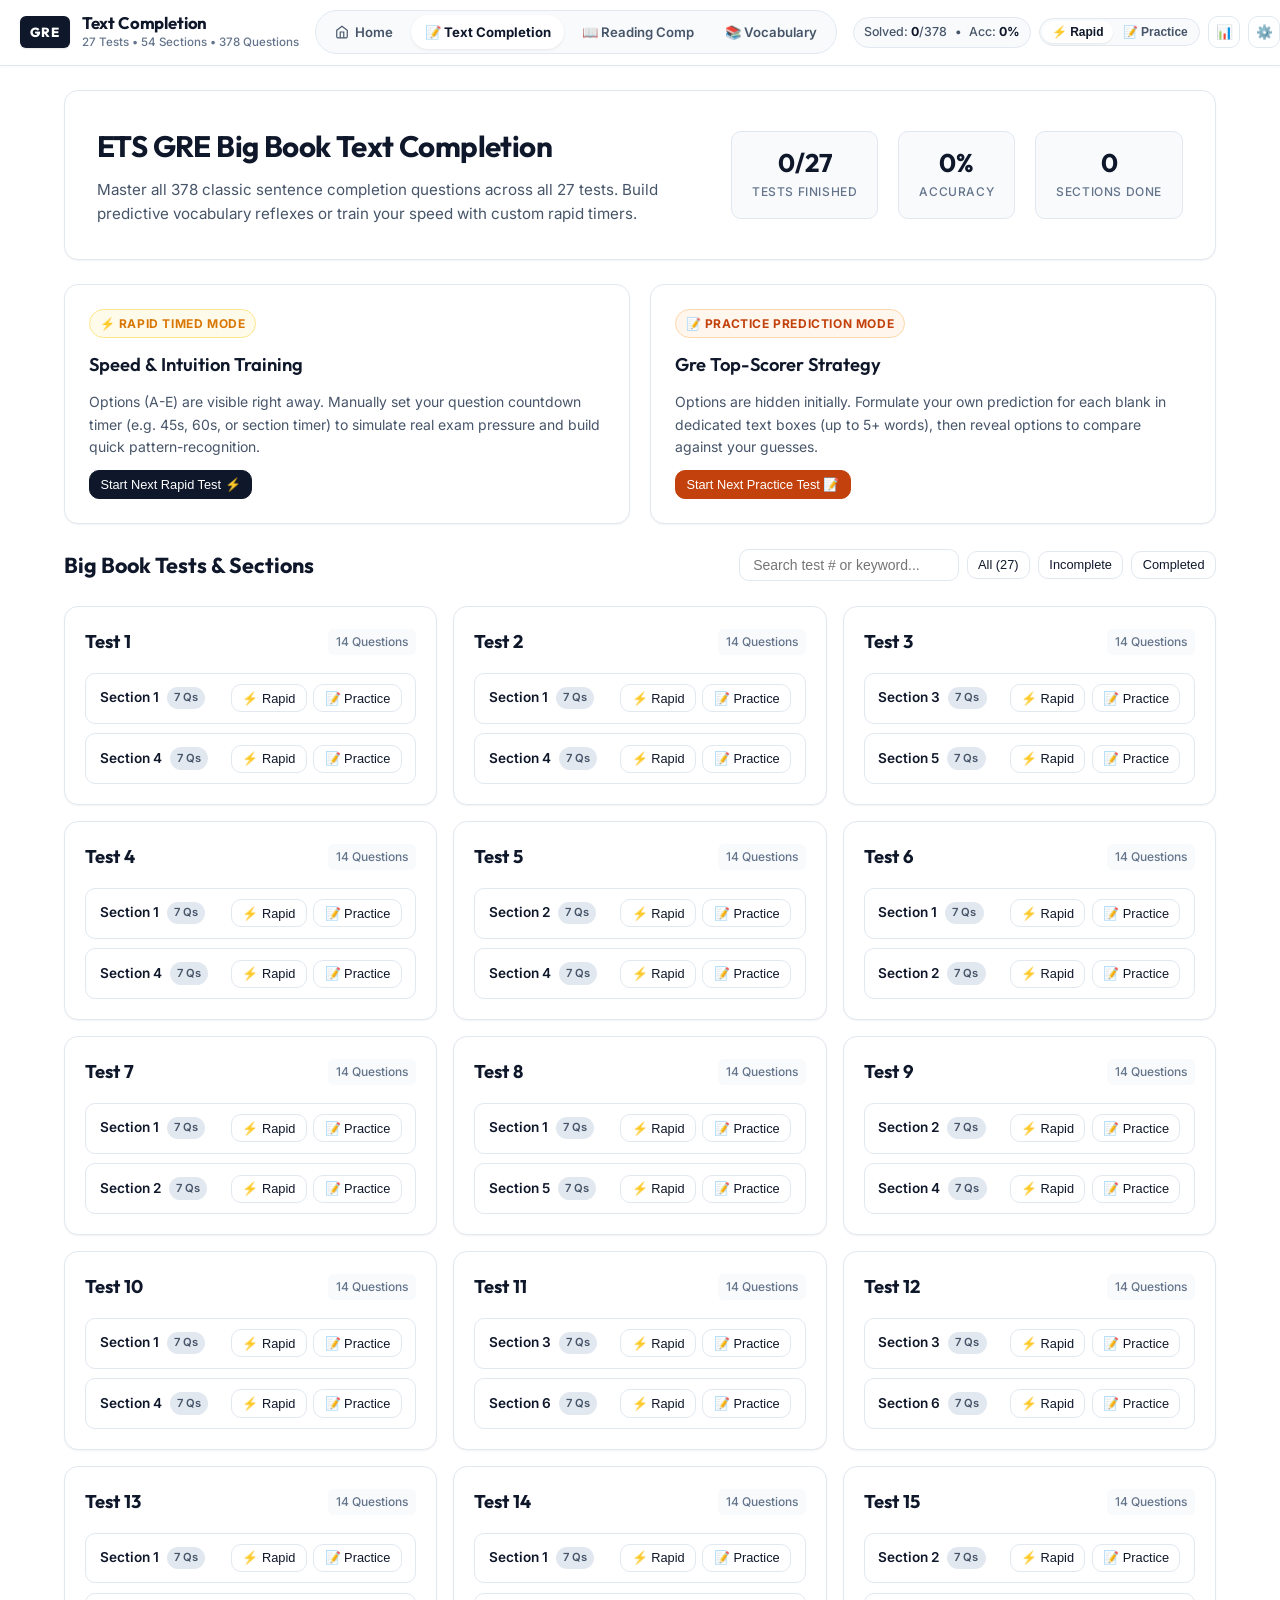
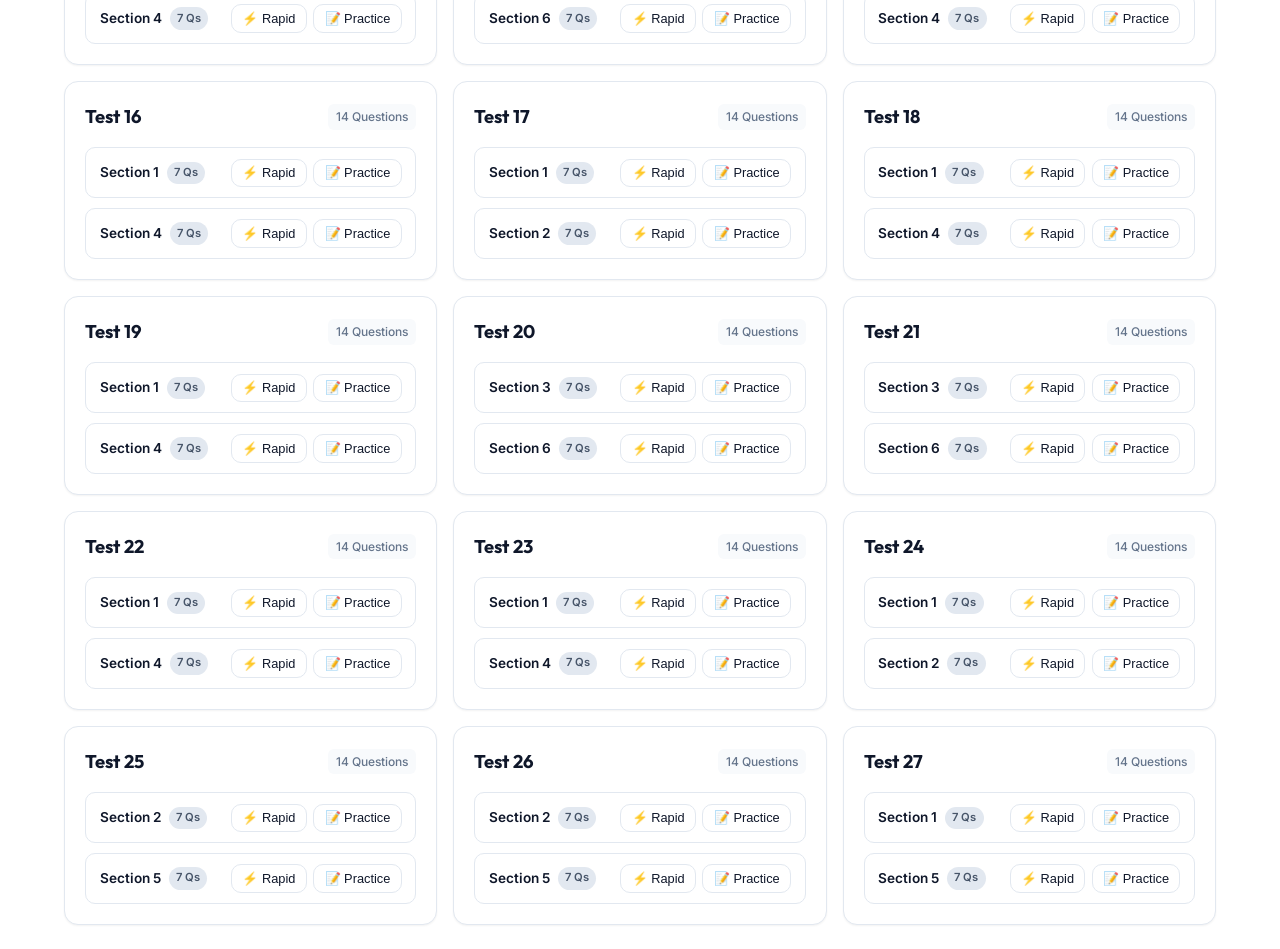
<file: pages/tc.html>
<!DOCTYPE html>
<html lang="en">

<head>
  <meta charset="UTF-8">
  <link rel="icon" href="data:image/svg+xml,<svg xmlns=%22http://www.w3.org/2000/svg%22 viewBox=%220 0 100 100%22><text y=%22.9em%22 font-size=%2290%22>📚</text></svg>">
  <meta name="viewport" content="width=device-width, initial-scale=1.0">
  <title>GRE Big Book - Text Completion Mastery Quiz</title>
  <meta name="description"
    content="Complete GRE Big Book Text Completion quiz platform featuring all 27 tests, 54 sections, and 378 questions with Rapid Timed Mode and Practice Prediction Mode.">

  <!-- Google Fonts -->
  <link rel="preconnect" href="https://fonts.googleapis.com">
  <link rel="preconnect" href="https://fonts.gstatic.com" crossorigin>
  <link
    href="https://fonts.googleapis.com/css2?family=Inter:wght@400;500;600;700&family=Newsreader:ital,opsz,wght@0,6..72,400;0,6..72,500;0,6..72,600;1,6..72,400&family=Outfit:wght@500;600;700;800&display=swap"
    rel="stylesheet">

  <link rel="stylesheet" href="../css/tc.css">
  <link rel="stylesheet" href="../css/monetization.css">

  <script>
    window.goatcounter = { path: function(p) { return location.host + p } }
  </script>
  <script data-goatcounter="https://sansad.goatcounter.com/count"
          async src="//gc.zgo.at/count.js"></script>
</head>

<body>

  <!-- Top App Navigation Bar -->
  <header class="app-header">
    <div class="header-container">
      <a href="tc.html" class="logo-group" id="btn-home-logo" title="Back to TC Dashboard">
        <span class="logo-badge">GRE</span>
        <div class="logo-text-group">
          <div class="logo-title">Text Completion</div>
          <div class="logo-subtitle">27 Tests • 54 Sections • 378 Questions</div>
        </div>
      </a>

      <!-- Navigation to Other Modules -->
      <nav class="suite-nav" aria-label="Suite Navigation">
        <a href="../index.html" class="suite-nav-link" title="Main Hub Home">
          <svg width="14" height="14" viewBox="0 0 24 24" fill="none" stroke="currentColor" stroke-width="2">
            <path d="M3 9l9-7 9 7v11a2 2 0 0 1-2 2H5a2 2 0 0 1-2-2z"></path>
            <polyline points="9 22 9 12 15 12 15 22"></polyline>
          </svg>
          Home
        </a>
        <a href="tc.html" class="suite-nav-link active" title="Text Completion Practice">
          📝 Text Completion
        </a>
        <a href="rc.html" class="suite-nav-link" title="Reading Comprehension Split-Screen Practice">
          📖 Reading Comp
        </a>
        <a href="vocab.html" class="suite-nav-link" title="Vocabulary Master (Misc)">
          📚 Vocabulary
        </a>
      </nav>

      <div class="header-actions">
        <!-- Global Persistent Progress Stats (Clickable) -->
        <div class="stats-pill" id="global-stats-pill" title="Click to view detailed analytics & progress">
          <span>Solved: <strong id="header-solved-count">0</strong>/378</span>
          <span>•</span>
          <span>Acc: <strong id="header-acc-rate">0%</strong></span>
        </div>

        <!-- Mode Toggle Switcher -->
        <div class="mode-toggle-group" id="header-mode-toggle" title="Switch Between Rapid Mode and Practice Guessing Mode">
          <button class="mode-btn active" id="btn-mode-rapid" title="Rapid Mode: Timed drill, options visible directly">
            ⚡ Rapid
          </button>
          <button class="mode-btn practice" id="btn-mode-practice"
            title="Practice Mode: Guess blanks before revealing options">
            📝 Practice
          </button>
        </div>

        <button class="btn-icon" id="btn-open-analytics" title="View Detailed Analytics & Progress" aria-label="Statistics">
          📊
        </button>

        <button class="btn-icon" id="btn-open-settings" title="Quiz & Timer Settings" aria-label="Settings">
          ⚙️
        </button>
      </div>
    </div>
  </header>

  <!-- Main Content Area -->
  <main class="app-main">

    <!-- VIEW 1: HOME / DASHBOARD SCREEN -->
    <section class="view-panel active" id="view-home">
      <!-- Hero Welcome Banner -->
      <div class="hero-banner">
        <div class="hero-content">
          <h1>ETS GRE Big Book Text Completion</h1>
          <p>Master all 378 classic sentence completion questions across all 27 tests. Build predictive vocabulary
            reflexes or train your speed with custom rapid timers.</p>
        </div>
        <div class="hero-stats-row">
          <div class="stat-card">
            <div class="stat-value" id="dash-tests-done">0/27</div>
            <div class="stat-label">Tests Finished</div>
          </div>
          <div class="stat-card">
            <div class="stat-value" id="dash-accuracy">0%</div>
            <div class="stat-label">Accuracy</div>
          </div>
          <div class="stat-card">
            <div class="stat-value" id="dash-streak">0</div>
            <div class="stat-label">Sections Done</div>
          </div>
        </div>
      </div>

      <!-- Sponsored / Ad Banner Slot -->
      <div class="gre-ad-container gre-ad-banner" data-gre-ad="banner" data-ad-type="leaderboard"></div>

      <!-- Mode Selector Guide -->
      <div class="modes-showcase">
        <div class="mode-card">
          <span class="mode-badge-tag rapid">⚡ Rapid Timed Mode</span>
          <h3>Speed & Intuition Training</h3>
          <p>Options (A-E) are visible right away. Manually set your question countdown timer (e.g. 45s, 60s, or section
            timer) to simulate real exam pressure and build quick pattern-recognition.</p>
          <button class="btn btn-primary btn-sm" id="btn-quick-rapid-start" style="align-self: flex-start;">
            Start Next Rapid Test ⚡
          </button>
        </div>
        <div class="mode-card">
          <span class="mode-badge-tag practice">📝 Practice Prediction Mode</span>
          <h3>Gre Top-Scorer Strategy</h3>
          <p>Options are hidden initially. Formulate your own prediction for each blank in dedicated text boxes (up to
            5+ words), then reveal options to compare against your guesses.</p>
          <button class="btn btn-terracotta btn-sm" id="btn-quick-practice-start" style="align-self: flex-start;">
            Start Next Practice Test 📝
          </button>
        </div>
      </div>

      <!-- Tests Grid Header & Search -->
      <div class="tests-header">
        <h2>Big Book Tests & Sections</h2>
        <div class="test-filters">
          <input type="text" class="search-input" id="test-search-input" placeholder="Search test # or keyword...">
          <button class="btn btn-sm" id="btn-filter-all">All (27)</button>
          <button class="btn btn-sm" id="btn-filter-incomplete">Incomplete</button>
          <button class="btn btn-sm" id="btn-filter-completed">Completed</button>
        </div>
      </div>

      <!-- Grid of 27 Tests -->
      <div class="test-grid" id="tests-grid-container">
        <!-- Rendered dynamically by app.js -->
      </div>
    </section>

    <!-- VIEW 2: QUIZ ACTIVE VIEW -->
    <section class="view-panel" id="view-quiz">
      <!-- Quiz Top Bar -->
      <div class="quiz-topbar">
        <div class="quiz-meta-group">
          <button class="btn btn-sm" id="btn-quiz-back" title="Return to Tests Menu">
            ← Tests Menu
          </button>
          <div class="quiz-title" id="quiz-section-title">Test 1 • Section 1</div>
          <span class="quiz-mode-pill rapid" id="quiz-mode-pill">⚡ Rapid Mode</span>
        </div>

        <div style="display: flex; align-items: center; gap: 0.75rem;">
          <!-- Timer Display (Rapid Mode) -->
          <div class="timer-widget" id="quiz-timer-widget" style="display: flex;">
            <span>⏱️</span>
            <span id="timer-display">01:00</span>
            <button class="timer-settings-btn" id="btn-timer-settings" title="Change Timer Duration">⚙️</button>
          </div>

          <!-- Bookmark Button -->
          <button class="btn btn-sm btn-icon" id="btn-quiz-bookmark" title="Bookmark Question">
            ⭐
          </button>
        </div>
      </div>

      <!-- Question Navigation Dots (1 to 7) -->
      <div class="question-nav-bar" id="question-nav-pills">
        <!-- Pills 1-7 rendered dynamically -->
      </div>

      <!-- Question Container Card -->
      <div class="question-container">
        <div class="question-header">
          <span class="q-number-badge" id="q-counter-badge">Question 1 of 7</span>
          <span class="blank-type-tag" id="q-blank-type-badge">2 Blanks</span>
        </div>

        <!-- Prompt Sentence with Highlighted Blanks -->
        <div class="sentence-prompt" id="q-sentence-prompt">
          <!-- Text rendered dynamically -->
        </div>

        <!-- PRACTICE MODE: Prediction Text Box Area -->
        <div class="practice-guessing-area" id="practice-guessing-box" style="display: none;">
          <div class="practice-area-header">
            <div class="practice-title-group">
              <h4>🎯 Step 1: Guess & Predict Before Choices</h4>
              <p>Type your prediction or synonym for each blank (holds 5+ words, tone, clues) before seeing options.</p>
            </div>
          </div>

          <div class="guess-inputs-grid" id="guess-inputs-grid">
            <div class="guess-box-group">
              <label class="guess-box-label">
                <span>Blank 1 Prediction:</span>
                <span class="shortcut-hint" id="word-count-1">0 words</span>
              </label>
              <input type="text" class="guess-input" id="input-guess-1"
                placeholder="Type your guess for Blank 1 (e.g. recognize, admit)..." autocomplete="off">
            </div>

            <div class="guess-box-group" id="guess-group-2">
              <label class="guess-box-label">
                <span>Blank 2 Prediction:</span>
                <span class="shortcut-hint" id="word-count-2">0 words</span>
              </label>
              <input type="text" class="guess-input" id="input-guess-2"
                placeholder="Type your guess for Blank 2 (e.g. overlooked, dismissed)..." autocomplete="off">
            </div>
          </div>

          <div class="reveal-options-action">
            <span class="shortcut-hint">Tip: Formulating an organic prediction prevents falling for GRE trap
              answers.</span>
            <button class="btn btn-terracotta" id="btn-reveal-options">
              Show Options & Compare Predictions 👁️
            </button>
          </div>
        </div>

        <!-- User Predictions Comparison Banner (Visible after reveal in Practice Mode) -->
        <div class="user-guesses-banner" id="user-guesses-banner" style="display: none;">
          <div style="font-weight: 600; font-size: 0.85rem; color: var(--accent-purple);">
            Your Predictions:
          </div>
          <div class="guesses-chips-wrap" id="guesses-chips-container">
            <!-- Chips rendered dynamically -->
          </div>
          <button class="btn btn-sm" id="btn-edit-guesses" style="margin-left: auto;">
            ✏️ Edit Guess
          </button>
        </div>

        <!-- Choices List (A, B, C, D, E) -->
        <div class="choices-wrapper" id="choices-container">
          <!-- Rendered dynamically -->
        </div>

        <!-- Explanation & Full Sentence Card -->
        <div class="explanation-card" id="explanation-card">
          <div class="explanation-header">
            <span>✅</span>
            <span>Complete Sentence Solution</span>
          </div>
          <div class="full-solution-sentence" id="full-solution-sentence">
            <!-- Filled sentence rendered dynamically -->
          </div>
        </div>

        <!-- Footer Navigation Controls -->
        <div class="question-footer">
          <button class="btn" id="btn-prev-q">
            ← Previous
          </button>

          <div class="nav-buttons-group">
            <button class="btn btn-primary" id="btn-next-q">
              Next Question →
            </button>
            <button class="btn btn-primary" id="btn-finish-section" style="display: none;">
              Finish Section ✓
            </button>
          </div>
        </div>
      </div>
    </section>

    <!-- VIEW 3: RESULTS / REVIEW VIEW -->
    <section class="view-panel" id="view-results">
      <div class="results-card">
        <div class="score-circle">
          <div class="score-num" id="res-score-num">7</div>
          <div class="score-denom">/ 7</div>
        </div>

        <h2 class="results-title" id="res-title">Section Completed!</h2>
        <p class="results-subtitle" id="res-subtitle">
          Great job! Review your performance, predictions, and accurate ETS answers below.
        </p>

        <!-- Breakdown Table -->
        <table class="results-breakdown-table">
          <thead>
            <tr>
              <th>Question</th>
              <th>Type</th>
              <th>Your Guess (Practice)</th>
              <th>Your Answer</th>
              <th>Correct Answer</th>
              <th>Status</th>
              <th>Action</th>
            </tr>
          </thead>
          <tbody id="results-table-body">
            <!-- Rendered dynamically -->
          </tbody>
        </table>

        <!-- Results Actions -->
        <div class="results-actions">
          <button class="btn btn-primary" id="btn-res-next-section">
            Proceed to Next Section →
          </button>
          <button class="btn" id="btn-res-retake">
            Retake This Section ↺
          </button>
          <button class="btn" id="btn-res-home">
            Return to All Tests 🏠
          </button>
        </div>
      </div>
    </section>

  </main>

  <!-- MODAL: TIMER CONFIGURATION -->
  <div class="modal-overlay" id="modal-timer">
    <div class="modal-window">
      <div class="modal-header">
        <h3>Rapid Timer Settings</h3>
        <button class="modal-close-btn" id="btn-close-timer-modal">&times;</button>
      </div>
      <div class="modal-body">
        <p style="font-size: 0.875rem; color: var(--text-muted);">
          Choose your target pace per question or set a custom time. When the timer hits zero, you will be notified.
        </p>
        <div style="font-weight: 600; font-size: 0.85rem; margin-top: 0.5rem;">Preset Times per Question:</div>
        <div class="timer-presets-grid">
          <button class="timer-preset-btn" data-seconds="30">30 Seconds</button>
          <button class="timer-preset-btn active" data-seconds="45">45 Seconds</button>
          <button class="timer-preset-btn" data-seconds="60">60 Seconds</button>
          <button class="timer-preset-btn" data-seconds="90">90 Seconds</button>
          <button class="timer-preset-btn" data-seconds="120">2 Minutes</button>
          <button class="timer-preset-btn" data-seconds="0">Untimed</button>
        </div>

        <div style="font-weight: 600; font-size: 0.85rem; margin-top: 1rem;">Custom Seconds per Question:</div>
        <div style="display: flex; gap: 0.5rem; align-items: center;">
          <input type="number" id="input-custom-timer" class="search-input" min="10" max="600" value="60"
            style="width: 100px;">
          <span style="font-size: 0.875rem; color: var(--text-muted);">seconds per question</span>
        </div>
      </div>
      <div class="modal-footer">
        <button class="btn btn-primary" id="btn-save-timer">Save & Apply</button>
      </div>
    </div>
  </div>

  <!-- MODAL: DETAILED ANALYTICS & RESET -->
  <div class="modal-overlay" id="modal-analytics">
    <div class="modal-window" style="max-width: 650px;">
      <div class="modal-header">
        <h3>Your Progress & Persistence Storage</h3>
        <button class="modal-close-btn" id="btn-close-analytics-modal">&times;</button>
      </div>
      <div class="modal-body">
        <p style="font-size: 0.875rem; color: var(--text-muted);">
          All your quiz attempts, scores, and practice predictions are automatically recorded in persistent local
          browser storage.
        </p>

        <div style="display: grid; grid-template-columns: repeat(3, 1fr); gap: 1rem; margin: 0.5rem 0;">
          <div class="stat-card">
            <div class="stat-value" id="modal-stat-total">0</div>
            <div class="stat-label">Total Answered</div>
          </div>
          <div class="stat-card">
            <div class="stat-value" id="modal-stat-accuracy">0%</div>
            <div class="stat-label">Accuracy Rate</div>
          </div>
          <div class="stat-card">
            <div class="stat-value" id="modal-stat-sections">0/54</div>
            <div class="stat-label">Sections Done</div>
          </div>
        </div>

        <div style="font-weight: 600; font-size: 0.9rem; margin-top: 0.5rem;">Storage Management:</div>
        <div
          style="background: var(--bg-subtle); padding: 1rem; border-radius: var(--radius-md); font-size: 0.85rem; color: var(--text-muted);">
          Storage Key: <code style="font-weight: 600; color: var(--text-main);">GRE_BIGBOOK_TC_STORAGE_V1</code><br>
          Status: <span style="color: var(--success); font-weight: 600;">Active & Synced</span>
        </div>
      </div>
      <div class="modal-footer" style="justify-content: space-between;">
        <button class="btn" id="btn-reset-storage" style="color: var(--danger); border-color: var(--danger-border);">
          ⚠️ Clear All Saved Progress
        </button>
        <button class="btn btn-primary" id="btn-close-analytics-footer">Close</button>
      </div>
    </div>
  </div>

  <!-- Embedded Dataset Script (Loads 378 questions) -->
  <script src="../data/tc_data.js"></script>
  <!-- Application Logic -->
  <script src="../js/tc.js"></script>
  <!-- Monetization & Subscription Engine -->
  <script src="../js/monetization.js"></script>

</body>

</html>
</file>
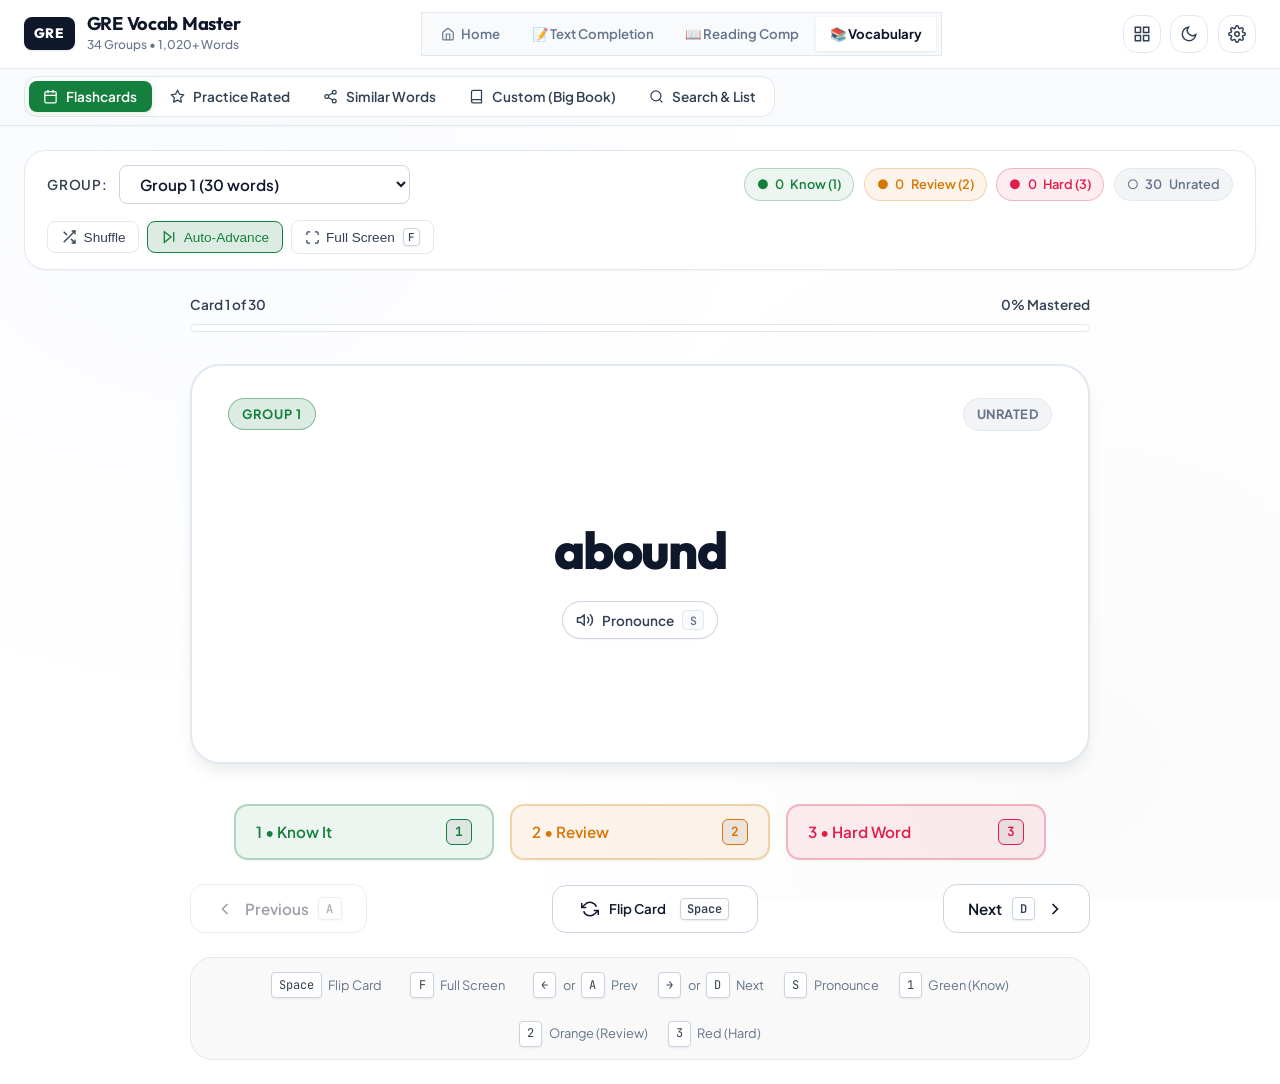
<file: pages/vocab.html>
<!DOCTYPE html>
<html lang="en">
<head>
  <meta charset="UTF-8">
  <link rel="icon" href="data:image/svg+xml,<svg xmlns=%22http://www.w3.org/2000/svg%22 viewBox=%220 0 100 100%22><text y=%22.9em%22 font-size=%2290%22>📚</text></svg>">
  <meta name="viewport" content="width=device-width, initial-scale=1.0">
  <title>GRE Vocab Master • 34 Groups Flashcards</title>
  <meta name="description" content="Interactive GRE 34 Groups Vocabulary Flashcards with 1-2-3 rating system, keyboard shortcuts, dedicated rated words practice, and synonym clusters.">
  
  <!-- Modern Google Fonts -->
  <link rel="preconnect" href="https://fonts.googleapis.com">
  <link rel="preconnect" href="https://fonts.gstatic.com" crossorigin>
  <link href="https://fonts.googleapis.com/css2?family=JetBrains+Mono:wght@500;700&family=Outfit:wght@500;600;700;800&family=Plus+Jakarta+Sans:wght@400;500;600;700&display=swap" rel="stylesheet">
  
  <link rel="stylesheet" href="../css/vocab.css">
  <link rel="stylesheet" href="../css/monetization.css">

  <script>
    window.goatcounter = { path: function(p) { return location.host + p } }
  </script>
  <script data-goatcounter="https://sansad.goatcounter.com/count"
          async src="//gc.zgo.at/count.js"></script>
</head>
<body class="light-theme">

  <!-- Top App Header -->
  <header class="app-header">
    <div class="header-container">
      <a href="../index.html" class="logo-group" title="Back to GRE Verbal Suite Home">
        <span class="logo-badge">GRE</span>
        <div class="logo-text-group">
          <div class="logo-title">GRE Vocab Master</div>
          <div class="logo-subtitle">34 Groups • 1,020+ Words</div>
        </div>
      </a>

      <!-- Unified Cross-Module Navigation -->
      <nav class="suite-nav" aria-label="Suite Navigation">
        <a href="../index.html" class="suite-nav-link" title="Main Hub Home">
          <svg width="14" height="14" viewBox="0 0 24 24" fill="none" stroke="currentColor" stroke-width="2"><path d="M3 9l9-7 9 7v11a2 2 0 0 1-2 2H5a2 2 0 0 1-2-2z"></path><polyline points="9 22 9 12 15 12 15 22"></polyline></svg>
          Home
        </a>
        <a href="tc.html" class="suite-nav-link" title="Go to Text Completion Quiz">
          📝 Text Completion
        </a>
        <a href="rc.html" class="suite-nav-link" title="Go to Reading Comprehension Quiz">
          📖 Reading Comp
        </a>
        <a href="vocab.html" class="suite-nav-link active" title="Current: Vocabulary Master">
          📚 Vocabulary
        </a>
      </nav>

      <!-- Header Quick Actions -->
      <div class="header-actions">
        <button class="btn-icon" id="btnOpenGridModal" title="Jump to card in deck" aria-label="Jump to Card">
          <svg width="18" height="18" viewBox="0 0 24 24" fill="none" stroke="currentColor" stroke-width="2"><rect x="3" y="3" width="7" height="7"/><rect x="14" y="3" width="7" height="7"/><rect x="14" y="14" width="7" height="7"/><rect x="3" y="14" width="7" height="7"/></svg>
        </button>
        <button class="btn-icon" id="btnThemeToggle" title="Toggle Theme" aria-label="Toggle Theme">
          <svg class="icon-moon" width="18" height="18" viewBox="0 0 24 24" fill="none" stroke="currentColor" stroke-width="2"><path d="M21 12.79A9 9 0 1 1 11.21 3 7 7 0 0 0 21 12.79z"/></svg>
        </button>
        <button class="btn-icon" id="btnResetModal" title="Reset / Statistics" aria-label="Reset & Settings">
          <svg width="18" height="18" viewBox="0 0 24 24" fill="none" stroke="currentColor" stroke-width="2"><circle cx="12" cy="12" r="3"/><path d="M19.4 15a1.65 1.65 0 0 0 .33 1.82l.06.06a2 2 0 0 1 0 2.83 2 2 0 0 1-2.83 0l-.06-.06a1.65 1.65 0 0 0-1.82-.33 1.65 1.65 0 0 0-1 1.51V21a2 2 0 0 1-2 2 2 2 0 0 1-2-2v-.09A1.65 1.65 0 0 0 9 19.4a1.65 1.65 0 0 0-1.82.33l-.06.06a2 2 0 0 1-2.83 0 2 2 0 0 1 0-2.83l.06-.06a1.65 1.65 0 0 0 .33-1.82 1.65 1.65 0 0 0-1.51-1H3a2 2 0 0 1-2-2 2 2 0 0 1 2-2h.09A1.65 1.65 0 0 0 4.6 9a1.65 1.65 0 0 0-.33-1.82l-.06-.06a2 2 0 0 1 0-2.83 2 2 0 0 1 2.83 0l.06.06a1.65 1.65 0 0 0 1.82.33H9a1.65 1.65 0 0 0 1-1.51V3a2 2 0 0 1 2-2 2 2 0 0 1 2 2v.09a1.65 1.65 0 0 0 1 1.51 1.65 1.65 0 0 0 1.82-.33l.06-.06a2 2 0 0 1 2.83 0 2 2 0 0 1 0 2.83l-.06.06a1.65 1.65 0 0 0-.33 1.82V9a1.65 1.65 0 0 0 1.51 1H21a2 2 0 0 1 2 2 2 2 0 0 1-2 2h-.09a1.65 1.65 0 0 0-1.51 1z"/></svg>
        </button>
      </div>
    </div>

    <!-- Vocab Features Sub-Bar -->
    <div class="vocab-features-bar">
      <div class="vocab-features-container">
        <nav class="nav-tabs" aria-label="Main Navigation">
          <button class="nav-tab-btn active" id="tabBtnFlashcards" data-tab="flashcards">
            <svg width="15" height="15" viewBox="0 0 24 24" fill="none" stroke="currentColor" stroke-width="2" stroke-linecap="round" stroke-linejoin="round"><rect x="3" y="4" width="18" height="18" rx="2" ry="2"/><line x1="16" y1="2" x2="16" y2="6"/><line x1="8" y1="2" x2="8" y2="6"/><line x1="3" y1="10" x2="21" y2="10"/></svg>
            Flashcards
          </button>
          <button class="nav-tab-btn" id="tabBtnRated" data-tab="rated-practice">
            <svg width="15" height="15" viewBox="0 0 24 24" fill="none" stroke="currentColor" stroke-width="2" stroke-linecap="round" stroke-linejoin="round"><polygon points="12 2 15.09 8.26 22 9.27 17 14.14 18.18 21.02 12 17.77 5.82 21.02 7 14.14 2 9.27 8.91 8.26 12 2"/></svg>
            Practice Rated
          </button>
          <button class="nav-tab-btn" id="tabBtnClusters" data-tab="similar-clusters">
            <svg width="15" height="15" viewBox="0 0 24 24" fill="none" stroke="currentColor" stroke-width="2" stroke-linecap="round" stroke-linejoin="round"><circle cx="18" cy="5" r="3"/><circle cx="6" cy="12" r="3"/><circle cx="18" cy="19" r="3"/><line x1="8.59" y1="13.51" x2="15.42" y2="17.49"/><line x1="15.41" y1="6.51" x2="8.59" y2="10.49"/></svg>
            Similar Words
          </button>
          <button class="nav-tab-btn" id="tabBtnCustom" data-tab="custom-words">
            <svg width="15" height="15" viewBox="0 0 24 24" fill="none" stroke="currentColor" stroke-width="2" stroke-linecap="round" stroke-linejoin="round"><path d="M4 19.5A2.5 2.5 0 0 1 6.5 17H20"/><path d="M6.5 2H20v20H6.5A2.5 2.5 0 0 1 4 19.5v-15A2.5 2.5 0 0 1 6.5 2z"/></svg>
            Custom (Big Book)
          </button>
          <button class="nav-tab-btn" id="tabBtnDirectory" data-tab="directory">
            <svg width="15" height="15" viewBox="0 0 24 24" fill="none" stroke="currentColor" stroke-width="2" stroke-linecap="round" stroke-linejoin="round"><circle cx="11" cy="11" r="8"/><line x1="21" y1="21" x2="16.65" y2="16.65"/></svg>
            Search & List
          </button>
        </nav>
      </div>
    </div>
  </header>

  <!-- App Content Area -->
  <main class="app-container">

    <!-- Global Deck Controls Bar -->
    <section class="deck-controls-bar">
      <div class="group-selector-wrap">
        <label for="groupSelect" class="group-selector-label">Group:</label>
        <select id="groupSelect" class="custom-select" aria-label="Select GRE Group">
          <!-- Populated by JS for Groups 1 to 34 + All Groups -->
        </select>
      </div>

      <!-- Live Rating Status Pills for Active Deck -->
      <div class="deck-stats-pills" id="deckStatsPills">
        <div class="stat-pill pill-green" id="pillKnow" title="Know (Rating 1)">
          <span>●</span> <span id="countGreen">0</span> Know (1)
        </div>
        <div class="stat-pill pill-orange" id="pillReview" title="Occasionally Forget (Rating 2)">
          <span>●</span> <span id="countOrange">0</span> Review (2)
        </div>
        <div class="stat-pill pill-red" id="pillHard" title="Regularly Forget (Rating 3)">
          <span>●</span> <span id="countRed">0</span> Hard (3)
        </div>
        <div class="stat-pill pill-unrated" id="pillUnrated" title="Not Rated">
          <span>○</span> <span id="countUnrated">30</span> Unrated
        </div>
      </div>

      <!-- Quick Toggles -->
      <div class="deck-toggles">
        <button class="toggle-btn" id="btnToggleShuffle" title="Shuffle Cards">
          <svg width="16" height="16" viewBox="0 0 24 24" fill="none" stroke="currentColor" stroke-width="2"><polyline points="16 3 21 3 21 8"/><line x1="4" y1="20" x2="21" y2="3"/><polyline points="21 16 21 21 16 21"/><line x1="15" y1="15" x2="21" y2="21"/><line x1="4" y1="4" x2="9" y2="9"/></svg>
          Shuffle
        </button>
        <button class="toggle-btn active" id="btnToggleAutoAdvance" title="Automatically move to next card on rating">
          <svg width="16" height="16" viewBox="0 0 24 24" fill="none" stroke="currentColor" stroke-width="2"><polygon points="5 4 15 12 5 20 5 4"/><line x1="19" y1="5" x2="19" y2="19"/></svg>
          Auto-Advance
        </button>
        <button class="toggle-btn" id="btnToggleFullscreenDeck" title="Toggle Full Screen (Press F)">
          <svg width="15" height="15" viewBox="0 0 24 24" fill="none" stroke="currentColor" stroke-width="2"><path d="M8 3H5a2 2 0 0 0-2 2v3m18 0V5a2 2 0 0 0-2-2h-3m0 18h3a2 2 0 0 0 2-2v-3M3 16v3a2 2 0 0 0 2 2h3"/></svg>
          Full Screen <kbd class="kbd-badge" style="font-size:0.68rem; padding: 1px 4px; margin-left: 2px;">F</kbd>
        </button>
      </div>
    </section>

    <!-- Sponsored / Ad Banner Slot -->
    <div class="gre-ad-container gre-ad-banner" data-gre-ad="banner" data-ad-type="leaderboard"></div>

    <!-- ================= VIEW 1: FLASHCARDS ================= -->
    <section class="view-tab view-flashcards" id="viewFlashcards">
      <!-- Deck Multi-Progress Bar -->
      <div class="deck-progress-container">
        <div class="progress-header">
          <span id="cardCounterText">Card 1 of 30</span>
          <span id="groupProgressPercent">0% Mastered</span>
        </div>
        <div class="multi-progress-bar" id="multiProgressBar">
          <div class="progress-segment progress-green" id="progSegGreen" style="width: 0%;"></div>
          <div class="progress-segment progress-orange" id="progSegOrange" style="width: 0%;"></div>
          <div class="progress-segment progress-red" id="progSegRed" style="width: 0%;"></div>
          <div class="progress-segment progress-unrated" id="progSegUnrated" style="width: 100%;"></div>
        </div>
      </div>

      <!-- 3D Interactive Flashcard -->
      <div class="flashcard-stage" id="flashcardStage">
        <div class="flashcard" id="flashcard">
          
          <!-- Front Face -->
          <div class="card-face card-face-front">
            <div class="card-face-header">
              <div class="card-tag-group">
                <span class="card-group-tag" id="cardGroupTagFront">Group 1</span>
                <span class="multi-meaning-badge" id="cardMultiDefBadgeFront" style="display: none;">2 Meanings</span>
              </div>
              <div class="card-rating-badge badge-unrated" id="cardRatingBadgeFront">
                <span>Unrated</span>
              </div>
            </div>

            <div class="card-center-front">
              <h2 class="vocab-word" id="vocabWordFront">abound</h2>
              <div class="word-actions">
                <button class="btn-speak" id="btnSpeak" title="Pronounce word (Press 'S')" aria-label="Pronounce word (Press 'S')">
                  <svg width="18" height="18" viewBox="0 0 24 24" fill="none" stroke="currentColor" stroke-width="2" stroke-linecap="round" stroke-linejoin="round"><polygon points="11 5 6 9 2 9 2 15 6 15 11 19 11 5"/><path d="M19.07 4.93a10 10 0 0 1 0 14.14M15.54 8.46a5 5 0 0 1 0 7.07"/></svg>
                  <span>Pronounce</span>
                  <span class="kbd-badge">S</span>
                </button>
              </div>
            </div>
          </div>

          <!-- Back Face -->
          <div class="card-face card-face-back">
            <div class="card-face-header">
              <div class="card-tag-group">
                <span class="card-group-tag" id="cardGroupTagBack">Group 1</span>
                <span class="multi-meaning-badge" id="cardMultiDefBadgeBack" style="display: none;">2 Meanings</span>
              </div>
              <div class="card-rating-badge badge-unrated" id="cardRatingBadgeBack">
                <span>Unrated</span>
              </div>
            </div>

            <div class="card-center-back">
              <div class="back-word-row">
                <h3 class="back-word-title" id="vocabWordBack">abound</h3>
                <button class="btn-speak btn-speak-sm" id="btnSpeakBack" title="Pronounce word (Press 'S')" aria-label="Pronounce word (Press 'S')">
                  <svg width="15" height="15" viewBox="0 0 24 24" fill="none" stroke="currentColor" stroke-width="2" stroke-linecap="round" stroke-linejoin="round"><polygon points="11 5 6 9 2 9 2 15 6 15 11 19 11 5"/><path d="M19.07 4.93a10 10 0 0 1 0 14.14M15.54 8.46a5 5 0 0 1 0 7.07"/></svg>
                  <span>Pronounce</span>
                  <span class="kbd-badge">S</span>
                </button>
              </div>
              <div class="definition-box" id="vocabDefinition">
                be present in large quantities
              </div>

              <div class="similar-words-box" id="backSynonymsBox">
                <span class="similar-label">Thematic Synonyms in Group:</span>
                <div class="synonym-chips" id="backSynonymChips">
                  <!-- Chips injected via JS -->
                </div>
              </div>
            </div>
          </div>

        </div>
      </div>

      <!-- Rating Action Bar (1, 2, 3) -->
      <div class="rating-action-bar">
        <button class="btn-rate btn-rate-1" id="btnRate1" title="I know this word (Key: 1)">
          <span>1 • Know It</span>
          <span class="rate-num-badge">1</span>
        </button>
        <button class="btn-rate btn-rate-2" id="btnRate2" title="I occasionally forget (Key: 2)">
          <span>2 • Review</span>
          <span class="rate-num-badge">2</span>
        </button>
        <button class="btn-rate btn-rate-3" id="btnRate3" title="I regularly forget (Key: 3)">
          <span>3 • Hard Word</span>
          <span class="rate-num-badge">3</span>
        </button>
      </div>

      <!-- Flashcard Navigation Buttons -->
      <div class="flashcard-nav-bar">
        <button class="btn-nav" id="btnPrev" title="Previous Card (Key: A or Left Arrow)">
          <svg width="20" height="20" viewBox="0 0 24 24" fill="none" stroke="currentColor" stroke-width="2"><polyline points="15 18 9 12 15 6"/></svg>
          Previous <span class="kbd-badge">A</span>
        </button>

        <button class="btn-flip-trigger" id="btnFlip" title="Flip Card (Press Space)">
          <svg width="18" height="18" viewBox="0 0 24 24" fill="none" stroke="currentColor" stroke-width="2"><path d="M1 4v6h6"/><path d="M23 20v-6h-6"/><path d="M20.49 9A9 9 0 0 0 5.64 5.64L1 10m22 4l-4.64 4.36A9 9 0 0 1 3.51 15"/></svg>
          Flip Card <span class="kbd-badge" style="font-size:0.75rem; padding: 2px 6px; margin-left: 4px;">Space</span>
        </button>

        <button class="btn-nav" id="btnNext" title="Next Card (Key: D or Right Arrow)">
          Next <span class="kbd-badge">D</span>
          <svg width="20" height="20" viewBox="0 0 24 24" fill="none" stroke="currentColor" stroke-width="2"><polyline points="9 18 15 12 9 6"/></svg>
        </button>
      </div>

      <!-- Keyboard Shortcuts Legend Bar -->
      <div class="keyboard-guide-bar">
        <div class="key-hint">
          <span class="kbd-badge">Space</span> Flip Card
        </div>
        <div class="key-hint key-hint-action" id="btnShortcutFullscreen" role="button" tabindex="0" title="Toggle Full Screen Focus Mode (Press F)">
          <span class="kbd-badge">F</span> Full Screen
        </div>
        <div class="key-hint">
          <span class="kbd-badge">←</span> or <span class="kbd-badge">A</span> Prev
        </div>
        <div class="key-hint">
          <span class="kbd-badge">→</span> or <span class="kbd-badge">D</span> Next
        </div>
        <div class="key-hint">
          <span class="kbd-badge">S</span> Pronounce
        </div>
        <div class="key-hint">
          <span class="kbd-badge">1</span> Green (Know)
        </div>
        <div class="key-hint">
          <span class="kbd-badge">2</span> Orange (Review)
        </div>
        <div class="key-hint">
          <span class="kbd-badge">3</span> Red (Hard)
        </div>
      </div>
    </section>

    <!-- ================= VIEW 2: RATED WORDS PRACTICE ================= -->
    <section class="view-tab view-rated-practice" id="viewRatedPractice" style="display: none;">
      <!-- Filter Bar for Rated Practice -->
      <div class="rated-filter-header">
        <div class="filter-pills-row">
          <button class="filter-tab-pill active" data-filter="3" id="filterBtn3">
            <span>●</span> Red: Regularly Forget (<span id="filterCount3">0</span>)
          </button>
          <button class="filter-tab-pill" data-filter="2" id="filterBtn2">
            <span>●</span> Orange: Occasionally Forget (<span id="filterCount2">0</span>)
          </button>
          <button class="filter-tab-pill" data-filter="hard" id="filterBtnHard">
            <span>●</span> Hard Words (2 & 3) (<span id="filterCountHard">0</span>)
          </button>
          <button class="filter-tab-pill" data-filter="1" id="filterBtn1">
            <span>●</span> Green: Mastered (<span id="filterCount1">0</span>)
          </button>
          <button class="filter-tab-pill" data-filter="all" id="filterBtnAll">
            All Rated (<span id="filterCountAll">0</span>)
          </button>
        </div>

        <div class="group-selector-wrap">
          <label for="ratedScopeSelect" class="group-selector-label">Scope:</label>
          <select id="ratedScopeSelect" class="custom-select">
            <option value="current">Current Group Only</option>
            <option value="all">All 34 Groups</option>
          </select>
        </div>
      </div>

      <!-- Practice Deck for Rated Words -->
      <div class="rated-practice-card-box" id="ratedPracticeFlashcards">
        <!-- Will be dynamically controlled or displayed -->
      </div>

      <!-- Overview Cards Grid for this rating -->
      <div class="rated-words-grid" id="ratedWordsGrid">
        <!-- Injected via JS -->
      </div>
    </section>

    <!-- ================= VIEW 3: SIMILAR WORDS & SYNONYM CLUSTERS ================= -->
    <section class="view-tab view-similar-clusters" id="viewSimilarClusters" style="display: none;">
      <!-- Sub-Navigation Toggle: Cross-Group vs Within Group -->
      <div class="similar-subnav-bar">
        <div class="similar-segmented-control">
          <button class="similar-seg-btn active" id="btnSynModeCross" data-mode="cross">
            🌐 Cross-Group Synonyms (All 34 Groups)
          </button>
          <button class="similar-seg-btn" id="btnSynModeGroup" data-mode="group">
            📑 Within Current Group
          </button>
        </div>

        <div class="search-input-wrap" style="max-width: 380px;">
          <svg class="search-icon" width="18" height="18" viewBox="0 0 24 24" fill="none" stroke="currentColor" stroke-width="2"><circle cx="11" cy="11" r="8"/><line x1="21" y1="21" x2="16.65" y2="16.65"/></svg>
          <input type="text" id="synSearchInput" class="search-input" style="padding: 0.6rem 1rem 0.6rem 2.6rem; font-size: 0.88rem;" placeholder="Search synonyms (e.g. loquacious, calm, dull)...">
        </div>
      </div>

      <div class="clusters-hero">
        <div class="clusters-hero-text">
          <h2 id="clustersGroupTitle">Cross-Group Universal Synonyms • All 34 Groups</h2>
          <p id="clustersHeroDesc">Words from all 34 GRE groups categorized by shared meaning, so you can learn synonyms across groups together.</p>
        </div>
      </div>

      <div class="clusters-grid" id="clustersGrid">
        <!-- Populated dynamically via JS -->
      </div>
    </section>

    <!-- ================= VIEW 5: CUSTOM WORDS (BIG BOOK) ================= -->
    <section class="view-tab view-custom-words" id="viewCustomWords" style="display: none;">
      <div class="custom-words-hero">
        <div class="custom-hero-text">
          <h2>📖 Custom Words (Big Book) Vocabulary</h2>
          <p>Add your own vocabulary words from the GRE Big Book, official tests, or reading passages. Rate and drill them anytime!</p>
        </div>
        <div class="custom-hero-actions">
          <button class="btn-primary-action" id="btnPracticeCustomDeck">
            <svg width="18" height="18" viewBox="0 0 24 24" fill="none" stroke="currentColor" stroke-width="2"><polygon points="5 3 19 12 5 21 5 3"/></svg>
            Practice in Flashcards (<span id="customWordsDeckCount">0</span>)
          </button>
        </div>
      </div>

      <!-- Add Custom Word Card Form -->
      <div class="custom-add-card">
        <h3>
          <svg width="20" height="20" viewBox="0 0 24 24" fill="none" stroke="currentColor" stroke-width="2"><circle cx="12" cy="12" r="10"/><line x1="12" y1="8" x2="12" y2="16"/><line x1="8" y1="12" x2="16" y2="12"/></svg>
          Add New Vocabulary Word
        </h3>
        <form id="customWordForm" class="custom-form-grid" onsubmit="return false;">
          <div class="form-group">
            <label for="customInputWord">Word *</label>
            <input type="text" id="customInputWord" class="form-input" placeholder="e.g., equivocate" required>
          </div>
          <div class="form-group">
            <label for="customInputDef">Definition *</label>
            <input type="text" id="customInputDef" class="form-input" placeholder="e.g., 1. first meaning 2. second meaning" required>
            <small style="display: block; margin-top: 0.25rem; font-size: 0.78rem; color: var(--text-muted);">
              💡 Double / multiple meanings (e.g. 1... 2...) will automatically display on separate lines.
            </small>
          </div>
          <div class="form-group">
            <label for="customInputNotes">Notes / Big Book Test / Synonyms (Optional)</label>
            <input type="text" id="customInputNotes" class="form-input" placeholder="e.g., Big Book Test 1, Sec 2 • Syn: prevaricate, hedge">
          </div>
          <button type="submit" id="btnAddCustomWord" class="btn-primary-action" style="height: 44px;">
            Add Word
          </button>
        </form>
      </div>

      <!-- Custom Words List & Search Header -->
      <div class="custom-words-list-header">
        <h3 style="font-size: 1.15rem; font-weight: 700;">
          My Big Book Words (<span id="customListTotalCount">0</span>)
        </h3>
        <div class="search-input-wrap" style="max-width: 320px;">
          <svg class="search-icon" width="18" height="18" viewBox="0 0 24 24" fill="none" stroke="currentColor" stroke-width="2"><circle cx="11" cy="11" r="8"/><line x1="21" y1="21" x2="16.65" y2="16.65"/></svg>
          <input type="text" id="customSearchInput" class="search-input" style="padding: 0.6rem 1rem 0.6rem 2.6rem; font-size: 0.88rem;" placeholder="Search custom words...">
        </div>
      </div>

      <!-- Custom Words Grid -->
      <div class="custom-words-grid" id="customWordsGrid">
        <!-- Injected via JS -->
      </div>
    </section>

    <!-- ================= VIEW 4: SEARCH & DIRECTORY ================= -->
    <section class="view-tab view-directory" id="viewDirectory" style="display: none;">
      <div class="directory-search-bar">
        <div class="search-input-wrap">
          <svg class="search-icon" width="20" height="20" viewBox="0 0 24 24" fill="none" stroke="currentColor" stroke-width="2"><circle cx="11" cy="11" r="8"/><line x1="21" y1="21" x2="16.65" y2="16.65"/></svg>
          <input type="text" id="dirSearchInput" class="search-input" placeholder="Search across all 1,020 GRE words or definitions...">
        </div>
        <select id="dirRatingFilter" class="custom-select">
          <option value="all">All Words</option>
          <option value="multi">Multiple Meanings (1 & 2)</option>
          <option value="1">1 • Green (Know)</option>
          <option value="2">2 • Orange (Review)</option>
          <option value="3">3 • Red (Hard)</option>
          <option value="0">Unrated</option>
        </select>
      </div>

      <div class="directory-table-wrap">
        <table class="directory-table">
          <thead>
            <tr>
              <th>Word</th>
              <th>Group</th>
              <th>Definition</th>
              <th>Status</th>
              <th>Action</th>
            </tr>
          </thead>
          <tbody id="directoryTableBody">
            <!-- Populated via JS -->
          </tbody>
        </table>
      </div>
    </section>

  </main>

  <!-- Card Quick Jump Modal -->
  <div class="modal-overlay" id="gridModal">
    <div class="modal-card">
      <div class="modal-header">
        <h3 id="modalDeckTitle">Jump to Card in Group</h3>
        <button class="btn-icon" id="btnCloseGridModal">✕</button>
      </div>
      <div class="modal-body">
        <p style="font-size: 0.9rem; color: var(--text-secondary);">Click any card number to jump directly to it:</p>
        <div class="card-nav-grid" id="modalCardNavGrid">
          <!-- Populated via JS -->
        </div>
      </div>
    </div>
  </div>

  <!-- Settings & Reset Modal -->
  <div class="modal-overlay" id="settingsModal">
    <div class="modal-card">
      <div class="modal-header">
        <h3>Statistics & Data Management</h3>
        <button class="btn-icon" id="btnCloseSettingsModal">✕</button>
      </div>
      <div class="modal-body">

        <!-- Focus Mode Setting -->
        <div class="setting-row">
          <div class="setting-info">
            <span class="setting-label">Focus Mode</span>
            <span class="setting-desc">While on Flashcards, only the card is shown — everything else fades away. Press <kbd class="kbd-badge" style="font-size:0.72rem;">F</kbd> to toggle anytime.</span>
          </div>
          <button class="focus-toggle-switch" id="btnFocusModeToggle" role="switch" aria-checked="false" title="Toggle Focus Mode (F)">
            <span class="focus-toggle-knob"></span>
          </button>
        </div>

        <hr style="border: 0; border-top: 1px solid var(--border-subtle); margin: 0.5rem 0;">

        <div>
          <h4 style="margin-bottom: 0.5rem; font-size: 1rem;">Overall Mastery Statistics</h4>
          <div style="display: flex; gap: 0.5rem; flex-wrap: wrap;">
            <div class="stat-pill pill-green">Green (1): <strong id="globalCount1">0</strong></div>
            <div class="stat-pill pill-orange">Orange (2): <strong id="globalCount2">0</strong></div>
            <div class="stat-pill pill-red">Red (3): <strong id="globalCount3">0</strong></div>
            <div class="stat-pill pill-unrated">Unrated: <strong id="globalCount0">1020</strong></div>
          </div>
        </div>

        <hr style="border: 0; border-top: 1px solid var(--border-subtle); margin: 0.5rem 0;">

        <div>
          <h4 style="margin-bottom: 0.5rem; font-size: 1rem; color: var(--rating-3);">Reset Ratings</h4>
          <p style="font-size: 0.85rem; color: var(--text-secondary); margin-bottom: 0.75rem;">
            You can clear ratings for only the currently selected group, or completely reset all 34 groups.
          </p>
          <div style="display: flex; gap: 0.75rem; flex-wrap: wrap;">
            <button class="toggle-btn" id="btnResetCurrentGroup" style="color: #fbbf24;">
              Reset Current Group
            </button>
            <button class="toggle-btn" id="btnResetAllGroups" style="color: #f87171;">
              Reset All 34 Groups
            </button>
          </div>
        </div>

        <hr style="border: 0; border-top: 1px solid var(--border-subtle); margin: 0.5rem 0;">

        <div>
          <h4 style="margin-bottom: 0.5rem; font-size: 1rem;">Export / Backup Progress</h4>
          <div style="display: flex; gap: 0.75rem;">
            <button class="toggle-btn" id="btnExportRatings">Export JSON</button>
            <button class="toggle-btn" id="btnImportRatings">Import JSON</button>
            <input type="file" id="importFileInput" accept=".json" style="display: none;">
          </div>
        </div>
      </div>
    </div>
  </div>

  <!-- Focus Mode / Full Screen Exit Pill (shown only when focus mode is active) -->
  <button class="focus-exit-pill" id="btnExitFocusMode" title="Exit Full Screen (Press F or Esc)">
    <svg width="14" height="14" viewBox="0 0 24 24" fill="none" stroke="currentColor" stroke-width="2.5"><path d="M9 21H5a2 2 0 0 1-2-2V5a2 2 0 0 1 2-2h4"/><polyline points="16 17 21 12 16 7"/><line x1="21" y1="12" x2="9" y2="12"/></svg>
    Exit Full Screen
    <kbd class="kbd-badge" style="font-size:0.68rem; padding: 1px 5px;">F</kbd>
  </button>

  <!-- Load Data and Application Logic -->
  <script src="../data/vocab_data.js"></script>
  <script src="../js/vocab.js"></script>
  <!-- Monetization & Subscription Engine -->
  <script src="../js/monetization.js"></script>
</body>
</html>
</file>
<file: css/home.css>
/* ==========================================================================
   GRE Verbal Mastery Suite - Home Portal Styles
   Theme: Clean Crisp White / Deep Charcoal, Terracotta & Forest Pine
   Modern, elegant, high-contrast academic interface
   ========================================================================== */

:root {
  /* Clean Crisp White & Neutral Slate Canvas */
  --bg-app: #ffffff;
  --bg-card: #ffffff;
  --bg-subtle: #f8fafc;
  --bg-subtle-hover: #f1f5f9;
  --bg-elevated: #ffffff;
  
  --border-light: #e2e8f0;
  --border-subtle: #cbd5e1;
  --border-focus: #0f172a;

  /* Typography: Deep Charcoal & Slate */
  --text-main: #0f172a;
  --text-muted: #475569;
  --text-light: #64748b;
  --text-faint: #94a3b8;

  /* Primary Action Button / Classical Ink Anchor */
  --accent-primary: #0f172a;
  --accent-primary-hover: #020617;
  --accent-primary-subtle: #f1f5f9;

  /* Pillar 1: Text Completion (TC) - Rich Brick Terracotta */
  --accent-tc: #c2410c;
  --accent-tc-hover: #9a3412;
  --accent-tc-subtle: #fff7ed;
  --accent-tc-border: #fed7aa;

  /* Pillar 2: Vocabulary Hub (Misc) - Deep Forest Pine */
  --accent-vocab: #15803d;
  --accent-vocab-hover: #166534;
  --accent-vocab-subtle: #f0fdf4;
  --accent-vocab-border: #bbf7d0;

  /* Pillar 3: Reading Comprehension (RC) - Deep Scholarly Teal */
  --accent-rc: #0f766e;
  --accent-rc-hover: #115e59;
  --accent-rc-subtle: #f0fdfa;
  --accent-rc-border: #99f6e4;
  --accent-rc-tag: #0d9488;

  /* Semantic ratings / study status */
  --accent-amber: #d97706;
  --accent-amber-subtle: #fffbeb;
  --accent-amber-border: #fde68a;

  --accent-emerald: #15803d;
  --accent-emerald-subtle: #f0fdf4;
  --accent-emerald-border: #bbf7d0;

  --accent-rose: #e11d48;
  --accent-rose-subtle: #fff1f2;
  --accent-rose-border: #fecdd3;

  /* Aliases for backwards compatibility */
  --accent-purple: #c2410c;
  --accent-purple-subtle: #fff7ed;
  --accent-purple-border: #fed7aa;

  /* Typography */
  --font-sans: 'Inter', -apple-system, BlinkMacSystemFont, 'Segoe UI', Roboto, sans-serif;
  --font-heading: 'Outfit', -apple-system, BlinkMacSystemFont, 'Segoe UI', sans-serif;
  --font-serif: 'Newsreader', Georgia, Cambria, serif;

  --shadow-sm: 0 1px 2px 0 rgba(0, 0, 0, 0.05);
  --shadow-md: 0 4px 6px -1px rgba(0, 0, 0, 0.06), 0 2px 4px -2px rgba(0, 0, 0, 0.04);
  --shadow-lg: 0 10px 15px -3px rgba(0, 0, 0, 0.08);
  --shadow-xl: 0 20px 25px -5px rgba(0, 0, 0, 0.08);

  --radius-sm: 6px;
  --radius-md: 10px;
  --radius-lg: 16px;
  --radius-xl: 22px;
  --radius-full: 9999px;

  --transition-fast: 150ms ease;
  --transition-normal: 250ms cubic-bezier(0.4, 0, 0.2, 1);
}

* {
  box-sizing: border-box;
  margin: 0;
  padding: 0;
}

html {
  scroll-behavior: smooth;
}

body {
  font-family: var(--font-sans);
  background-color: var(--bg-app);
  color: var(--text-main);
  line-height: 1.6;
  min-height: 100vh;
  display: flex;
  flex-direction: column;
  -webkit-font-smoothing: antialiased;
}

/* Consistent Suite Top Navigation */
.site-header, .app-header {
  background: rgba(255, 255, 255, 0.98);
  backdrop-filter: blur(12px);
  border-bottom: 1px solid var(--border-light);
  position: sticky;
  top: 0;
  z-index: 100;
  box-shadow: 0 1px 2px 0 rgba(0, 0, 0, 0.03);
}

.header-container {
  max-width: 1300px;
  margin: 0 auto;
  padding: 0.75rem 1.5rem;
  display: flex;
  align-items: center;
  justify-content: space-between;
  gap: 1.25rem;
}

.logo-group {
  display: flex;
  align-items: center;
  gap: 0.75rem;
  text-decoration: none;
  color: inherit;
  cursor: pointer;
  user-select: none;
}

.logo-badge {
  background: #0f172a;
  color: #ffffff;
  font-family: var(--font-heading);
  font-weight: 800;
  font-size: 0.85rem;
  padding: 0.35rem 0.6rem;
  border-radius: var(--radius-sm);
  letter-spacing: 0.06em;
  box-shadow: 0 1px 2px rgba(0, 0, 0, 0.1);
}

.logo-title {
  font-family: var(--font-heading);
  font-size: 1.15rem;
  font-weight: 700;
  color: var(--text-main);
  letter-spacing: -0.015em;
  line-height: 1.2;
}

.logo-subtitle {
  font-size: 0.75rem;
  color: var(--text-light);
  font-weight: 500;
}

/* Unified Suite Switcher Navigation Bar */
.suite-nav {
  display: inline-flex;
  align-items: center;
  gap: 0.25rem;
  background: var(--bg-subtle);
  padding: 0.25rem 0.35rem;
  border-radius: var(--radius-full);
  border: 1px solid var(--border-light);
}

.suite-nav-link {
  display: inline-flex;
  align-items: center;
  gap: 0.4rem;
  padding: 0.4rem 0.85rem;
  font-size: 0.825rem;
  font-weight: 600;
  color: var(--text-muted);
  text-decoration: none;
  border-radius: var(--radius-full);
  transition: all var(--transition-fast);
  white-space: nowrap;
}

.suite-nav-link:hover {
  color: var(--text-main);
  background: rgba(0, 0, 0, 0.04);
}

.suite-nav-link.active {
  background: #ffffff;
  color: var(--text-main);
  box-shadow: 0 1px 3px rgba(0, 0, 0, 0.08);
  font-weight: 700;
}

/* Secondary in-page anchors */
.site-nav {
  display: flex;
  align-items: center;
  gap: 0.4rem;
}

.nav-link {
  display: inline-flex;
  align-items: center;
  gap: 0.4rem;
  padding: 0.4rem 0.8rem;
  font-size: 0.825rem;
  font-weight: 600;
  color: var(--text-muted);
  text-decoration: none;
  border-radius: var(--radius-full);
  transition: all var(--transition-fast);
}

.nav-link:hover {
  color: var(--text-main);
  background: var(--bg-subtle);
}

.header-cta-group {
  display: flex;
  align-items: center;
  gap: 0.6rem;
}

/* Common Buttons */
.btn {
  display: inline-flex;
  align-items: center;
  justify-content: center;
  gap: 0.5rem;
  padding: 0.55rem 1.15rem;
  font-size: 0.875rem;
  font-weight: 600;
  font-family: var(--font-sans);
  border-radius: var(--radius-md);
  border: 1px solid transparent;
  cursor: pointer;
  text-decoration: none;
  transition: all var(--transition-fast);
  white-space: nowrap;
}

.btn-primary {
  background: #0f172a;
  color: #ffffff;
  box-shadow: 0 1px 2px rgba(15, 23, 42, 0.1);
}
.btn-primary:hover {
  background: #020617;
  transform: translateY(-1px);
  box-shadow: 0 4px 10px rgba(15, 23, 42, 0.18);
}

.btn-tc {
  background: var(--accent-tc);
  color: #ffffff;
  box-shadow: 0 1px 2px rgba(194, 65, 12, 0.15);
}
.btn-tc:hover {
  background: var(--accent-tc-hover);
  transform: translateY(-1px);
  box-shadow: 0 4px 10px rgba(194, 65, 12, 0.22);
}

.btn-vocab, .btn-purple {
  background: var(--accent-vocab);
  color: #ffffff;
  box-shadow: 0 1px 2px rgba(21, 128, 61, 0.15);
}
.btn-vocab:hover, .btn-purple:hover {
  background: var(--accent-vocab-hover);
  transform: translateY(-1px);
  box-shadow: 0 4px 10px rgba(21, 128, 61, 0.22);
}

.btn-rc {
  background: var(--accent-rc);
  color: #ffffff;
  box-shadow: 0 1px 2px rgba(15, 118, 110, 0.15);
}
.btn-rc:hover {
  background: var(--accent-rc-hover);
  transform: translateY(-1px);
  box-shadow: 0 4px 10px rgba(15, 118, 110, 0.22);
}

.btn-outline {
  background: #ffffff;
  border-color: var(--border-light);
  color: var(--text-main);
}
.btn-outline:hover {
  background: var(--bg-subtle);
  border-color: var(--border-subtle);
}

.btn-sm {
  padding: 0.38rem 0.75rem;
  font-size: 0.815rem;
}

.btn-lg {
  padding: 0.85rem 1.75rem;
  font-size: 1.05rem;
  border-radius: var(--radius-lg);
}

/* Hero Section */
.hero-section {
  padding: 4.5rem 1.5rem 3.5rem;
  max-width: 1300px;
  margin: 0 auto;
  width: 100%;
}

.hero-pill {
  display: inline-flex;
  align-items: center;
  gap: 0.5rem;
  background: var(--bg-subtle);
  color: var(--text-main);
  border: 1px solid var(--border-light);
  padding: 0.35rem 0.85rem;
  border-radius: var(--radius-full);
  font-size: 0.825rem;
  font-weight: 600;
  margin-bottom: 1.25rem;
}

.hero-title {
  font-family: var(--font-heading);
  font-size: 3rem;
  font-weight: 800;
  line-height: 1.15;
  letter-spacing: -0.03em;
  color: var(--text-main);
  max-width: 960px;
  margin-bottom: 1.25rem;
}

.hero-title .tc-highlight {
  color: var(--accent-tc);
  font-family: var(--font-serif);
  font-style: italic;
  font-weight: 600;
}

.hero-title .vocab-highlight {
  color: var(--accent-vocab);
  font-family: var(--font-serif);
  font-style: italic;
  font-weight: 600;
}

.hero-desc {
  font-size: 1.15rem;
  color: var(--text-muted);
  max-width: 820px;
  line-height: 1.7;
  margin-bottom: 2.75rem;
}

/* Gateway Cards: TC vs Misc vs RC */
.modules-grid {
  display: grid;
  grid-template-columns: repeat(auto-fit, minmax(320px, 1fr));
  gap: 1.75rem;
  margin-bottom: 3.5rem;
}

.module-card {
  background: var(--bg-card);
  border: 1px solid var(--border-light);
  border-radius: var(--radius-xl);
  padding: 2.25rem;
  display: flex;
  flex-direction: column;
  justify-content: space-between;
  position: relative;
  overflow: hidden;
  box-shadow: var(--shadow-sm);
  transition: all var(--transition-normal);
}

.module-card:hover {
  transform: translateY(-3px);
  box-shadow: var(--shadow-lg);
  border-color: var(--border-subtle);
}

.module-card.tc-card {
  border-top: 4px solid var(--accent-tc);
}

.module-card.vocab-card {
  border-top: 4px solid var(--accent-vocab);
}

.module-card.rc-card {
  border-top: 4px solid var(--accent-rc);
}

.module-header {
  display: flex;
  align-items: flex-start;
  justify-content: space-between;
  gap: 1rem;
  margin-bottom: 1.25rem;
}

.module-badge {
  font-size: 0.725rem;
  font-weight: 700;
  text-transform: uppercase;
  letter-spacing: 0.05em;
  padding: 0.28rem 0.65rem;
  border-radius: var(--radius-full);
}

.module-badge.tc {
  background: var(--accent-tc-subtle);
  color: var(--accent-tc);
  border: 1px solid var(--accent-tc-border);
}

.module-badge.vocab {
  background: var(--accent-vocab-subtle);
  color: var(--accent-vocab);
  border: 1px solid var(--accent-vocab-border);
}

.module-badge.rc {
  background: var(--accent-rc-subtle);
  color: var(--accent-rc);
  border: 1px solid var(--accent-rc-border);
}

.module-icon-wrap {
  width: 50px;
  height: 50px;
  border-radius: var(--radius-lg);
  display: flex;
  align-items: center;
  justify-content: center;
  font-size: 1.6rem;
  background: var(--bg-subtle);
  border: 1px solid var(--border-light);
}

.module-card.tc-card .module-icon-wrap {
  background: var(--accent-tc-subtle);
  border-color: var(--accent-tc-border);
}

.module-card.vocab-card .module-icon-wrap {
  background: var(--accent-vocab-subtle);
  border-color: var(--accent-vocab-border);
}

.module-title {
  font-family: var(--font-heading);
  font-size: 1.65rem;
  font-weight: 700;
  color: var(--text-main);
  margin-bottom: 0.65rem;
  letter-spacing: -0.015em;
}

.module-desc {
  font-size: 0.95rem;
  color: var(--text-muted);
  line-height: 1.65;
  margin-bottom: 1.5rem;
}

.module-features-list {
  list-style: none;
  display: flex;
  flex-direction: column;
  gap: 0.65rem;
  margin-bottom: 2rem;
  font-size: 0.88rem;
  color: var(--text-muted);
}

.module-features-list li {
  display: flex;
  align-items: center;
  gap: 0.6rem;
}

.module-card.tc-card .module-features-list li svg {
  flex-shrink: 0;
  color: var(--accent-tc);
}

.module-card.vocab-card .module-features-list li svg {
  flex-shrink: 0;
  color: var(--accent-vocab);
}

.module-footer-action {
  margin-top: auto;
  display: flex;
  align-items: center;
  justify-content: space-between;
  gap: 1rem;
  padding-top: 1.25rem;
  border-top: 1px solid var(--border-light);
}

.module-meta-stat {
  font-size: 0.825rem;
  color: var(--text-light);
  font-weight: 600;
}

/* Live Stats Dashboard Bar */
.live-dashboard-section {
  background: #ffffff;
  border: 1px solid var(--border-light);
  border-radius: var(--radius-xl);
  padding: 2rem 2.25rem;
  box-shadow: var(--shadow-sm);
  margin-bottom: 4.5rem;
}

.live-dashboard-header {
  display: flex;
  align-items: center;
  justify-content: space-between;
  flex-wrap: wrap;
  gap: 1rem;
  margin-bottom: 1.5rem;
  padding-bottom: 1rem;
  border-bottom: 1px solid var(--border-light);
}

.dashboard-title-wrap {
  display: flex;
  align-items: center;
  gap: 0.75rem;
}

.live-indicator {
  display: inline-flex;
  align-items: center;
  gap: 0.4rem;
  font-size: 0.75rem;
  font-weight: 700;
  color: var(--accent-emerald);
  background: var(--accent-emerald-subtle);
  border: 1px solid var(--accent-emerald-border);
  padding: 0.25rem 0.6rem;
  border-radius: var(--radius-full);
}

.live-indicator .pulse-dot {
  width: 7px;
  height: 7px;
  background: var(--accent-emerald);
  border-radius: 50%;
  animation: pulseDot 2s infinite ease-in-out;
}

@keyframes pulseDot {
  0%, 100% { opacity: 1; transform: scale(1); }
  50% { opacity: 0.4; transform: scale(0.8); }
}

.dashboard-columns {
  display: grid;
  grid-template-columns: repeat(auto-fit, minmax(320px, 1fr));
  gap: 2rem;
}

.stats-subpanel {
  background: var(--bg-subtle);
  border-radius: var(--radius-lg);
  padding: 1.5rem;
  border: 1px solid var(--border-light);
}

.stats-subpanel-title {
  font-family: var(--font-heading);
  font-size: 1.05rem;
  font-weight: 700;
  display: flex;
  align-items: center;
  justify-content: space-between;
  margin-bottom: 1.25rem;
  color: var(--text-main);
}

.stats-grid-row {
  display: grid;
  grid-template-columns: repeat(4, 1fr);
  gap: 0.85rem;
}

.stat-box {
  background: #ffffff;
  border: 1px solid var(--border-light);
  border-radius: var(--radius-md);
  padding: 0.85rem 0.6rem;
  text-align: center;
  box-shadow: 0 1px 2px rgba(0, 0, 0, 0.03);
}

.stat-box-val {
  font-family: var(--font-heading);
  font-size: 1.35rem;
  font-weight: 800;
  color: var(--text-main);
  line-height: 1.1;
  margin-bottom: 0.25rem;
}

.stat-box-lbl {
  font-size: 0.72rem;
  color: var(--text-light);
  font-weight: 600;
  text-transform: uppercase;
  letter-spacing: 0.04em;
}

.stat-box.tc-tone .stat-box-val { color: var(--accent-tc); }
.stat-box.rc-tone .stat-box-val { color: var(--accent-rc); }
.stat-box.vocab-tone .stat-box-val { color: var(--accent-vocab); }
.stat-box.green .stat-box-val { color: var(--accent-emerald); }
.stat-box.amber .stat-box-val { color: var(--accent-amber); }
.stat-box.red .stat-box-val { color: var(--accent-rose); }
.stat-box.charcoal .stat-box-val { color: var(--text-main); }

/* About & Philosophy Section */
.content-section {
  max-width: 1300px;
  margin: 0 auto 5rem;
  padding: 0 1.5rem;
  width: 100%;
}

.section-head {
  text-align: center;
  max-width: 720px;
  margin: 0 auto 3rem;
}

.section-eyebrow {
  display: inline-block;
  font-size: 0.8rem;
  font-weight: 700;
  text-transform: uppercase;
  letter-spacing: 0.08em;
  color: var(--accent-tc);
  margin-bottom: 0.6rem;
}

.section-heading {
  font-family: var(--font-heading);
  font-size: 2.25rem;
  font-weight: 800;
  letter-spacing: -0.02em;
  color: var(--text-main);
  margin-bottom: 1rem;
}

.section-subtext {
  font-size: 1.05rem;
  color: var(--text-muted);
  line-height: 1.65;
}

/* The Dual Pillars Layout */
.pillars-grid {
  display: grid;
  grid-template-columns: repeat(3, 1fr);
  gap: 1.75rem;
}

.pillar-card {
  background: var(--bg-card);
  border: 1px solid var(--border-light);
  border-radius: var(--radius-lg);
  padding: 2rem;
  box-shadow: var(--shadow-sm);
  display: flex;
  flex-direction: column;
}

.pillar-icon {
  font-size: 2.25rem;
  margin-bottom: 1.25rem;
}

.pillar-card h3 {
  font-family: var(--font-heading);
  font-size: 1.25rem;
  font-weight: 700;
  color: var(--text-main);
  margin-bottom: 0.75rem;
}

.pillar-card p {
  font-size: 0.92rem;
  color: var(--text-muted);
  line-height: 1.65;
}

/* Workflow Roadmap Timeline */
.workflow-timeline {
  display: grid;
  grid-template-columns: repeat(4, 1fr);
  gap: 1.25rem;
}

.timeline-step {
  background: var(--bg-card);
  border: 1px solid var(--border-light);
  border-radius: var(--radius-lg);
  padding: 1.75rem 1.5rem;
  position: relative;
  box-shadow: var(--shadow-sm);
}

.step-num {
  width: 36px;
  height: 36px;
  border-radius: 50%;
  background: var(--accent-vocab-subtle);
  color: var(--accent-vocab);
  border: 1px solid var(--accent-vocab-border);
  font-weight: 800;
  display: flex;
  align-items: center;
  justify-content: center;
  font-family: var(--font-heading);
  margin-bottom: 1rem;
  font-size: 1rem;
}

.timeline-step:nth-child(2) .step-num {
  background: var(--accent-amber-subtle);
  color: var(--accent-amber);
  border-color: var(--accent-amber-border);
}

.timeline-step:nth-child(3) .step-num {
  background: var(--accent-tc-subtle);
  color: var(--accent-tc);
  border-color: var(--accent-tc-border);
}

.timeline-step:nth-child(4) .step-num {
  background: var(--bg-subtle);
  color: var(--text-main);
  border-color: var(--border-light);
}

.timeline-step h4 {
  font-family: var(--font-heading);
  font-size: 1.1rem;
  font-weight: 700;
  color: var(--text-main);
  margin-bottom: 0.5rem;
}

.timeline-step p {
  font-size: 0.86rem;
  color: var(--text-muted);
  line-height: 1.55;
}

/* Feature Comparison Table */
.table-card {
  background: var(--bg-card);
  border: 1px solid var(--border-light);
  border-radius: var(--radius-lg);
  overflow: hidden;
  box-shadow: var(--shadow-sm);
}

.comparison-table {
  width: 100%;
  border-collapse: collapse;
  text-align: left;
  font-size: 0.9rem;
}

.comparison-table th {
  background: var(--bg-subtle);
  padding: 1rem 1.5rem;
  font-weight: 700;
  font-family: var(--font-heading);
  color: var(--text-main);
  border-bottom: 1px solid var(--border-light);
}

.comparison-table td {
  padding: 1.1rem 1.5rem;
  border-bottom: 1px solid var(--border-light);
  color: var(--text-muted);
}

.comparison-table tr:last-child td {
  border-bottom: none;
}

.comparison-table tr:hover td {
  background: #f8fafc;
}

.badge-tag {
  display: inline-block;
  padding: 0.2rem 0.55rem;
  font-size: 0.75rem;
  font-weight: 600;
  border-radius: var(--radius-full);
}

.badge-tag.tc {
  background: var(--accent-tc-subtle);
  color: var(--accent-tc);
  border: 1px solid var(--accent-tc-border);
}

.badge-tag.vocab {
  background: var(--accent-vocab-subtle);
  color: var(--accent-vocab);
  border: 1px solid var(--accent-vocab-border);
}

/* Keyboard Shortcuts Cheat Sheet */
.shortcuts-grid {
  display: grid;
  grid-template-columns: repeat(2, 1fr);
  gap: 1.75rem;
}

.shortcut-box {
  background: var(--bg-card);
  border: 1px solid var(--border-light);
  border-radius: var(--radius-lg);
  padding: 1.75rem;
  box-shadow: var(--shadow-sm);
}

.shortcut-box h4 {
  font-family: var(--font-heading);
  font-size: 1.15rem;
  font-weight: 700;
  margin-bottom: 1.25rem;
  display: flex;
  align-items: center;
  gap: 0.5rem;
}

.key-list {
  display: flex;
  flex-direction: column;
  gap: 0.75rem;
}

.key-row {
  display: flex;
  align-items: center;
  justify-content: space-between;
  font-size: 0.88rem;
  padding-bottom: 0.6rem;
  border-bottom: 1px solid var(--border-light);
}

.key-row:last-child {
  border-bottom: none;
  padding-bottom: 0;
}

.key-cap {
  display: inline-flex;
  align-items: center;
  justify-content: center;
  background: var(--bg-subtle);
  border: 1px solid var(--border-subtle);
  border-bottom-width: 2px;
  border-radius: var(--radius-sm);
  padding: 0.2rem 0.55rem;
  font-family: monospace;
  font-size: 0.82rem;
  font-weight: 700;
  color: var(--text-main);
}

/* FAQ Grid */
.faq-grid {
  display: grid;
  grid-template-columns: repeat(2, 1fr);
  gap: 1.5rem;
}

.faq-item {
  background: var(--bg-card);
  border: 1px solid var(--border-light);
  border-radius: var(--radius-lg);
  padding: 1.5rem;
}

.faq-item h4 {
  font-family: var(--font-heading);
  font-size: 1.05rem;
  font-weight: 700;
  color: var(--text-main);
  margin-bottom: 0.5rem;
}

.faq-item p {
  font-size: 0.9rem;
  color: var(--text-muted);
  line-height: 1.6;
}

/* Footer */
.site-footer {
  margin-top: auto;
  background: #ffffff;
  border-top: 1px solid var(--border-light);
  padding: 3rem 1.5rem 2rem;
}

.footer-container {
  max-width: 1300px;
  margin: 0 auto;
  display: flex;
  flex-direction: column;
  gap: 2rem;
}

.footer-top {
  display: flex;
  align-items: center;
  justify-content: space-between;
  flex-wrap: wrap;
  gap: 1.5rem;
}

.footer-nav {
  display: flex;
  align-items: center;
  gap: 1.5rem;
  font-size: 0.88rem;
}

.footer-nav a {
  color: var(--text-muted);
  text-decoration: none;
  transition: color var(--transition-fast);
}

.footer-nav a:hover {
  color: var(--text-main);
}

.footer-bottom {
  display: flex;
  align-items: center;
  justify-content: space-between;
  flex-wrap: wrap;
  gap: 1rem;
  padding-top: 1.5rem;
  border-top: 1px solid var(--border-light);
  font-size: 0.8rem;
  color: var(--text-light);
}

/* Responsive adjustments */
@media (max-width: 992px) {
  .hero-title {
    font-size: 2.3rem;
  }
  .modules-grid {
    grid-template-columns: 1fr;
  }
  .dashboard-columns {
    grid-template-columns: 1fr;
  }
  .pillars-grid {
    grid-template-columns: 1fr;
  }
  .workflow-timeline {
    grid-template-columns: 1fr 1fr;
  }
  .shortcuts-grid, .faq-grid {
    grid-template-columns: 1fr;
  }
}

@media (max-width: 640px) {
  .header-container {
    flex-wrap: wrap;
  }
  .suite-nav {
    order: 3;
    width: 100%;
    justify-content: center;
  }
  .hero-title {
    font-size: 1.85rem;
  }
  .stats-grid-row {
    grid-template-columns: repeat(2, 1fr);
  }
  .workflow-timeline {
    grid-template-columns: 1fr;
  }
}

/* ===== Mobile overflow fixes (phone widths) ===== */
@media (max-width: 640px) {
  .suite-nav {
    box-sizing: border-box;
    max-width: 100%;
    overflow-x: auto;
    justify-content: flex-start;
    scrollbar-width: none;
  }
  .suite-nav::-webkit-scrollbar { display: none; }
  .suite-nav-link {
    padding: 0.35rem 0.6rem;
    font-size: 0.78rem;
    flex-shrink: 0;
  }
  .header-cta-group { display: none; }
  .table-card { overflow-x: auto; }
  .footer-nav {
    flex-wrap: wrap;
    justify-content: center;
    gap: 0.75rem 1.25rem;
  }
}

/* ===== Responsive hardening: tablets + phones ===== */
body { overflow-x: clip; }
img, svg, video { max-width: 100%; }

@media (max-width: 1024px) {
  .header-container { flex-wrap: wrap; gap: 0.6rem 1rem; }
  .header-cta-group { display: none; }
  .suite-nav { max-width: 100%; overflow-x: auto; }
}

@media (max-width: 992px) {
  .modules-grid, .dashboard-columns { grid-template-columns: minmax(0, 1fr); }
  .stats-grid-row { grid-template-columns: repeat(2, minmax(0, 1fr)); }
}

@media (max-width: 640px) {
  .header-container { padding: 0.6rem 1rem; gap: 0.6rem; }
  .hero-section { padding: 2.25rem 1rem 2rem; }
  .content-section { padding-left: 1rem; padding-right: 1rem; }
  .live-dashboard-section { padding: 1.25rem 1rem; margin-bottom: 2.5rem; }
  .module-card { padding: 1.5rem 1.25rem; }
  .module-header { flex-wrap: wrap; }
  .shortcut-box { padding: 1.25rem 1rem; }
  .pillar-card, .timeline-step { min-width: 0; }
  .site-footer { padding: 2rem 1rem 1.5rem; }
  .footer-top, .footer-bottom { flex-direction: column; align-items: flex-start; }
  .btn, .suite-nav-link { min-height: 44px; }
  .suite-nav-link { padding: 0.5rem 0.8rem; font-size: 0.85rem; }
  .btn-sm { min-height: 40px; }
  .section-heading { font-size: 1.5rem; }
  .comparison-table th, .comparison-table td { padding: 0.75rem 0.85rem; }
  .comparison-table { min-width: 520px; }
  .hero-desc, .module-desc, .section-subtext { overflow-wrap: anywhere; }
  .key-row { flex-wrap: wrap; gap: 0.4rem; }
}

@media (max-width: 400px) {
  .hero-title { font-size: 1.6rem; }
  .stats-grid-row { gap: 0.6rem; }
  .logo-subtitle { display: none; }
}

/* ===== Phone nav: show all suite links without sideways scrolling ===== */
@media (max-width: 640px) {
  .suite-nav {
    display: grid;
    grid-template-columns: repeat(4, minmax(0, 1fr));
    width: 100%;
    max-width: 100%;
    overflow: visible;
    gap: 4px;
    padding: 4px;
    box-sizing: border-box;
  }
  .suite-nav-link {
    flex-direction: column;
    justify-content: center;
    gap: 2px;
    min-height: 48px;
    padding: 0.3rem 0.15rem;
    font-size: 0.7rem;
    line-height: 1.15;
    text-align: center;
    white-space: normal;
  }
}
</file>
<file: css/monetization.css>
/* ==========================================================================
   GRE Verbal Mastery Suite • AdSense & Advertising Styles
   Pure crisp white theme, neutral slate borders, non-intrusive ad layouts
   ========================================================================== */

/* --------------------------------------------------------------------------
   1. Ad Containers (Responsive Leaderboard & Inline Slots)
   -------------------------------------------------------------------------- */
.gre-ad-container {
  display: block;
  margin: 1.5rem auto;
  max-width: 980px;
  width: 100%;
  padding: 0.5rem 0.75rem 0.75rem;
  background: #ffffff;
  border: 1px dashed #cbd5e1;
  border-radius: 10px;
  box-sizing: border-box;
  text-align: center;
  position: relative;
  transition: opacity 0.3s ease;
}

.gre-ad-container.gre-ad-banner {
  min-height: 90px;
}

.gre-ad-container.gre-ad-sidebar {
  max-width: 320px;
  min-height: 250px;
  margin: 1rem 0;
}

.gre-ad-header {
  display: flex;
  align-items: center;
  justify-content: space-between;
  margin-bottom: 0.35rem;
  padding: 0 0.25rem;
  font-size: 0.68rem;
  font-weight: 700;
  text-transform: uppercase;
  letter-spacing: 0.05em;
  color: #94a3b8;
}

.gre-ad-label {
  display: inline-flex;
  align-items: center;
  gap: 0.3rem;
}

/* Fallback Educational / Study Partner Creative (Before AdSense Approval) */
.gre-ad-fallback {
  display: flex;
  align-items: center;
  justify-content: space-between;
  gap: 1.5rem;
  background: #f8fafc;
  border: 1px solid #e2e8f0;
  border-radius: 8px;
  padding: 0.85rem 1.25rem;
  text-align: left;
}

.gre-ad-fallback-content {
  flex: 1;
}

.gre-ad-fallback-title {
  font-size: 0.925rem;
  font-weight: 700;
  color: #0f172a;
  margin-bottom: 0.25rem;
  display: flex;
  align-items: center;
  gap: 0.4rem;
}

.gre-ad-fallback-desc {
  font-size: 0.8rem;
  color: #64748b;
  line-height: 1.45;
  margin: 0;
}

/* Inline Ad slot for Split View / Review */
.gre-ad-inline {
  background: #f8fafc;
  border: 1px solid #e2e8f0;
  border-radius: 8px;
  padding: 0.75rem 1rem;
  margin: 1.25rem 0;
  display: flex;
  align-items: center;
  justify-content: space-between;
  gap: 1rem;
}

/* --------------------------------------------------------------------------
   2. Mobile Responsiveness
   -------------------------------------------------------------------------- */
@media (max-width: 640px) {
  .gre-ad-container {
    margin: 1rem auto;
    padding: 0.5rem;
  }
  .gre-ad-fallback {
    flex-direction: column;
    align-items: flex-start;
    gap: 0.6rem;
    padding: 0.75rem 1rem;
  }
}

/* Keep ad slots inside the viewport on narrow screens */
.gre-ad-container { box-sizing: border-box; max-width: 100%; overflow: hidden; }
.gre-ad-container ins, .gre-ad-container iframe { max-width: 100%; }
@media (max-width: 400px) {
  .gre-ad-container { padding-left: 0.25rem; padding-right: 0.25rem; }
}
</file>
<file: css/rc.css>
/* ==========================================================================
   GRE Big Book Reading Comprehension (RC) Quiz System
   Theme: Clean Crisp White Canvas / Slate Neutral / Scholarly Academic Ink
   Two-column desktop split pane (Passage Left, Questions Right)
   Stacked mobile view (Passage Top, Questions Bottom)
   ========================================================================== */

:root {
  /* Clean Crisp White & Slate Canvas */
  --bg-app: #ffffff;
  --bg-card: #ffffff;
  --bg-subtle: #f8fafc;
  --bg-subtle-hover: #f1f5f9;
  --bg-elevated: #ffffff;
  
  --border-light: #e2e8f0;
  --border-subtle: #cbd5e1;
  --border-focus: #0f172a;

  /* Typography */
  --text-main: #0f172a;
  --text-muted: #475569;
  --text-light: #64748b;
  --text-faint: #94a3b8;

  /* Primary Scholarly Ink Accent */
  --accent-primary: #0f172a;
  --accent-primary-hover: #020617;
  --accent-primary-subtle: #f1f5f9;

  /* RC Scholarly Teal Accent */
  --accent-rc: #0f766e;
  --accent-rc-hover: #115e59;
  --accent-rc-subtle: #f0fdfa;
  --accent-rc-border: #99f6e4;

  /* Short Passage Accent (Amber / Bronze) */
  --accent-short: #b45309;
  --accent-short-subtle: #fffbeb;
  --accent-short-border: #fde68a;

  /* Long Passage Accent (Slate Indigo) */
  --accent-long: #1e3a8a;
  --accent-long-subtle: #eff6ff;
  --accent-long-border: #bfdbfe;

  /* Status Colors */
  --success: #15803d;
  --success-subtle: #f0fdf4;
  --success-border: #bbf7d0;

  --danger: #e11d48;
  --danger-subtle: #fff1f2;
  --danger-border: #fecdd3;

  --warning: #d97706;
  --warning-subtle: #fffbeb;

  /* Fonts */
  --font-sans: Arial, Helvetica, sans-serif;
  --font-heading: 'Outfit', -apple-system, BlinkMacSystemFont, 'Segoe UI', Arial, sans-serif;
  --font-serif: 'Times New Roman', Times, Georgia, serif;

  /* Shadows */
  --shadow-sm: 0 1px 2px 0 rgba(0, 0, 0, 0.05);
  --shadow-md: 0 4px 6px -1px rgba(0, 0, 0, 0.06), 0 2px 4px -2px rgba(0, 0, 0, 0.04);
  --shadow-lg: 0 10px 15px -3px rgba(0, 0, 0, 0.08);
  --shadow-xl: 0 20px 25px -5px rgba(0, 0, 0, 0.08);

  --radius-sm: 6px;
  --radius-md: 10px;
  --radius-lg: 14px;
  --radius-full: 9999px;

  --transition-fast: 0.15s ease;
  --transition-normal: 0.25s ease;
}

*, *::before, *::after {
  box-sizing: border-box;
  margin: 0;
  padding: 0;
}

html, body {
  background-color: var(--bg-app);
  color: var(--text-main);
  font-family: var(--font-sans);
  line-height: 1.5;
  -webkit-font-smoothing: antialiased;
  min-height: 100vh;
}

/* ==========================================================================
   Top Header (Unified Suite Navbar)
   ========================================================================== */
.app-header {
  position: sticky;
  top: 0;
  z-index: 100;
  background: #ffffff;
  border-bottom: 1px solid var(--border-light);
  box-shadow: 0 1px 2px rgba(0, 0, 0, 0.03);
}

.header-container {
  max-width: 1400px;
  margin: 0 auto;
  padding: 0.65rem 1.25rem;
  display: flex;
  align-items: center;
  justify-content: space-between;
  gap: 1rem;
}

.logo-group {
  display: flex;
  align-items: center;
  gap: 0.75rem;
  cursor: pointer;
  text-decoration: none;
  color: inherit;
}

.logo-badge {
  background: var(--text-main);
  color: #ffffff;
  font-weight: 800;
  font-size: 0.85rem;
  padding: 0.35rem 0.65rem;
  border-radius: var(--radius-sm);
  letter-spacing: 0.05em;
  font-family: var(--font-heading);
}

.logo-title {
  font-size: 1.05rem;
  font-weight: 700;
  font-family: var(--font-heading);
  letter-spacing: -0.01em;
}

.logo-subtitle {
  font-size: 0.75rem;
  color: var(--text-light);
  white-space: nowrap;
}

/* Suite Navigation Links */
.suite-nav {
  display: inline-flex;
  align-items: center;
  gap: 0.25rem;
  background: var(--bg-subtle);
  padding: 0.25rem 0.35rem;
  border-radius: var(--radius-full);
  border: 1px solid var(--border-light);
}

.suite-nav-link {
  display: inline-flex;
  align-items: center;
  gap: 0.4rem;
  padding: 0.4rem 0.85rem;
  font-size: 0.825rem;
  font-weight: 600;
  color: var(--text-muted);
  text-decoration: none;
  border-radius: var(--radius-full);
  transition: all var(--transition-fast);
  white-space: nowrap;
}

.suite-nav-link:hover {
  color: var(--text-main);
  background: rgba(0, 0, 0, 0.04);
}

.suite-nav-link.active {
  background: #ffffff;
  color: var(--text-main);
  box-shadow: 0 1px 3px rgba(0, 0, 0, 0.08);
  font-weight: 700;
}

.header-actions {
  display: flex;
  align-items: center;
  gap: 0.5rem;
}

.btn {
  display: inline-flex;
  align-items: center;
  justify-content: center;
  gap: 0.45rem;
  padding: 0.45rem 0.85rem;
  font-size: 0.825rem;
  font-weight: 600;
  border-radius: var(--radius-md);
  border: 1px solid var(--border-light);
  background: var(--bg-card);
  color: var(--text-main);
  cursor: pointer;
  transition: all var(--transition-fast);
  white-space: nowrap;
  font-family: var(--font-sans);
}

.btn:hover {
  background: var(--bg-subtle-hover);
  border-color: var(--border-subtle);
}

.btn-primary {
  background: var(--accent-primary);
  color: #ffffff;
  border-color: var(--accent-primary);
}

.btn-primary:hover {
  background: var(--accent-primary-hover);
  border-color: var(--accent-primary-hover);
}

.btn-icon {
  width: 34px;
  height: 34px;
  display: inline-flex;
  align-items: center;
  justify-content: center;
  border-radius: var(--radius-md);
  border: 1px solid var(--border-light);
  background: #ffffff;
  color: var(--text-muted);
  cursor: pointer;
  transition: all var(--transition-fast);
}

.btn-icon:hover {
  color: var(--text-main);
  background: var(--bg-subtle);
}

/* ==========================================================================
   VIEW 1: Dashboard / Passage Hub View
   ========================================================================== */
.rc-dashboard {
  max-width: 1360px;
  margin: 0 auto;
  padding: 2rem 1.5rem 4rem;
}

.dashboard-hero {
  text-align: center;
  margin-bottom: 2rem;
  padding: 2.25rem 1.5rem;
  background: var(--bg-subtle);
  border-radius: var(--radius-lg);
  border: 1px solid var(--border-light);
}

.hero-pill {
  display: inline-flex;
  align-items: center;
  gap: 0.4rem;
  padding: 0.25rem 0.75rem;
  font-size: 0.75rem;
  font-weight: 700;
  text-transform: uppercase;
  letter-spacing: 0.05em;
  background: #ffffff;
  color: var(--accent-rc);
  border: 1px solid var(--border-light);
  border-radius: var(--radius-full);
  margin-bottom: 0.85rem;
}

.hero-title {
  font-size: 2.2rem;
  font-weight: 800;
  font-family: var(--font-heading);
  letter-spacing: -0.02em;
  color: var(--text-main);
  margin-bottom: 0.65rem;
}

.hero-desc {
  font-size: 1rem;
  color: var(--text-muted);
  max-width: 750px;
  margin: 0 auto 1.5rem;
  line-height: 1.6;
}

.hero-stats-row {
  display: flex;
  align-items: center;
  justify-content: center;
  gap: 2rem;
  flex-wrap: wrap;
}

.hero-stat-item {
  display: flex;
  flex-direction: column;
  align-items: center;
}

.hero-stat-val {
  font-size: 1.5rem;
  font-weight: 800;
  font-family: var(--font-heading);
  color: var(--text-main);
}

.hero-stat-lbl {
  font-size: 0.75rem;
  color: var(--text-light);
  text-transform: uppercase;
  letter-spacing: 0.04em;
  font-weight: 600;
}

/* Quick Mode Triggers */
.dashboard-actions-grid {
  display: grid;
  grid-template-columns: repeat(auto-fit, minmax(280px, 1fr));
  gap: 1rem;
  margin-bottom: 2.5rem;
}

.mode-card {
  background: #ffffff;
  border: 1px solid var(--border-light);
  border-radius: var(--radius-lg);
  padding: 1.35rem 1.25rem;
  cursor: pointer;
  transition: all var(--transition-fast);
  display: flex;
  flex-direction: column;
  position: relative;
  box-shadow: var(--shadow-sm);
}

.mode-card:hover {
  transform: translateY(-2px);
  box-shadow: var(--shadow-md);
  border-color: var(--border-subtle);
}

.mode-card.card-short {
  border-left: 4px solid var(--accent-short);
}

.mode-card.card-long {
  border-left: 4px solid var(--accent-long);
}

.mode-card.card-section {
  border-left: 4px solid var(--accent-rc);
}

.mode-card-badge {
  display: inline-flex;
  align-items: center;
  gap: 0.35rem;
  font-size: 0.725rem;
  font-weight: 700;
  padding: 0.2rem 0.55rem;
  border-radius: var(--radius-sm);
  margin-bottom: 0.75rem;
  align-self: flex-start;
}

.card-short .mode-card-badge {
  background: var(--accent-short-subtle);
  color: var(--accent-short);
}

.card-long .mode-card-badge {
  background: var(--accent-long-subtle);
  color: var(--accent-long);
}

.card-section .mode-card-badge {
  background: var(--accent-rc-subtle);
  color: var(--accent-rc);
}

.mode-card-title {
  font-size: 1.15rem;
  font-weight: 700;
  font-family: var(--font-heading);
  margin-bottom: 0.35rem;
  color: var(--text-main);
}

.mode-card-desc {
  font-size: 0.85rem;
  color: var(--text-muted);
  line-height: 1.45;
  margin-bottom: 1rem;
  flex: 1;
}

.mode-card-btn {
  display: inline-flex;
  align-items: center;
  gap: 0.4rem;
  font-size: 0.825rem;
  font-weight: 700;
  color: var(--text-main);
  margin-top: auto;
}

/* Filter Controls Bar */
.filter-bar {
  display: flex;
  align-items: center;
  justify-content: space-between;
  gap: 1rem;
  margin-bottom: 1.5rem;
  flex-wrap: wrap;
  padding: 0.85rem 1rem;
  background: var(--bg-subtle);
  border: 1px solid var(--border-light);
  border-radius: var(--radius-md);
}

.filter-pills-group {
  display: flex;
  align-items: center;
  gap: 0.35rem;
  flex-wrap: wrap;
}

.filter-pill {
  padding: 0.35rem 0.8rem;
  font-size: 0.8rem;
  font-weight: 600;
  border-radius: var(--radius-full);
  border: 1px solid var(--border-light);
  background: #ffffff;
  color: var(--text-muted);
  cursor: pointer;
  transition: all var(--transition-fast);
}

.filter-pill:hover {
  background: var(--bg-subtle-hover);
  color: var(--text-main);
}

.filter-pill.active {
  background: var(--text-main);
  color: #ffffff;
  border-color: var(--text-main);
}

.filter-selects-group {
  display: flex;
  align-items: center;
  gap: 0.65rem;
}

.filter-select {
  padding: 0.35rem 0.75rem;
  font-size: 0.8rem;
  font-weight: 600;
  border-radius: var(--radius-md);
  border: 1px solid var(--border-light);
  background: #ffffff;
  color: var(--text-main);
  cursor: pointer;
  outline: none;
}

.filter-search-input {
  padding: 0.35rem 0.75rem;
  font-size: 0.8rem;
  border-radius: var(--radius-md);
  border: 1px solid var(--border-light);
  background: #ffffff;
  color: var(--text-main);
  outline: none;
  min-width: 200px;
}

.filter-search-input:focus {
  border-color: var(--border-focus);
}

/* Passages Grid */
.passages-grid {
  display: grid;
  grid-template-columns: repeat(auto-fill, minmax(360px, 1fr));
  gap: 1.25rem;
}

.passage-card {
  background: #ffffff;
  border: 1px solid var(--border-light);
  border-radius: var(--radius-lg);
  padding: 1.25rem;
  display: flex;
  flex-direction: column;
  transition: all var(--transition-fast);
  cursor: pointer;
  position: relative;
  box-shadow: var(--shadow-sm);
}

.passage-card:hover {
  border-color: var(--border-subtle);
  box-shadow: var(--shadow-md);
  transform: translateY(-2px);
}

.passage-card-top {
  display: flex;
  align-items: center;
  justify-content: space-between;
  margin-bottom: 0.65rem;
}

.passage-sec-tag {
  font-size: 0.75rem;
  font-weight: 700;
  color: var(--text-muted);
  text-transform: uppercase;
  letter-spacing: 0.04em;
}

.passage-type-badge {
  font-size: 0.7rem;
  font-weight: 700;
  padding: 0.2rem 0.55rem;
  border-radius: var(--radius-sm);
  text-transform: uppercase;
  letter-spacing: 0.03em;
}

.passage-type-badge.short {
  background: var(--accent-short-subtle);
  color: var(--accent-short);
  border: 1px solid var(--accent-short-border);
}

.passage-type-badge.long {
  background: var(--accent-long-subtle);
  color: var(--accent-long);
  border: 1px solid var(--accent-long-border);
}

.passage-card-title {
  font-size: 1.05rem;
  font-weight: 700;
  font-family: var(--font-heading);
  color: var(--text-main);
  margin-bottom: 0.45rem;
  line-height: 1.35;
}

.passage-card-snippet {
  font-size: 0.825rem;
  color: var(--text-muted);
  line-height: 1.5;
  margin-bottom: 1rem;
  display: -webkit-box;
  -webkit-line-clamp: 3;
  -webkit-box-orient: vertical;
  overflow: hidden;
  font-family: var(--font-serif);
}

.passage-card-meta {
  display: flex;
  align-items: center;
  gap: 0.85rem;
  font-size: 0.75rem;
  color: var(--text-light);
  margin-bottom: 0.85rem;
  padding-top: 0.65rem;
  border-top: 1px solid var(--border-light);
}

.passage-card-bottom {
  display: flex;
  align-items: center;
  justify-content: space-between;
  margin-top: auto;
}

.passage-score-badge {
  font-size: 0.75rem;
  font-weight: 700;
  padding: 0.2rem 0.55rem;
  border-radius: var(--radius-full);
}

.passage-score-badge.completed {
  background: var(--success-subtle);
  color: var(--success);
  border: 1px solid var(--success-border);
}

.passage-score-badge.unattempted {
  background: var(--bg-subtle);
  color: var(--text-light);
  border: 1px solid var(--border-light);
}

/* ==========================================================================
   VIEW 2: Split-Screen Quiz View (Desktop 2-Col / Mobile Stacked)
   ========================================================================== */
.rc-quiz-view {
  display: none;
  flex-direction: column;
  height: calc(100vh - 61px);
  background: #ffffff;
  overflow: hidden;
}

.rc-quiz-view.active {
  display: flex;
}

/* Quiz Subheader Bar */
.quiz-top-bar {
  display: flex;
  align-items: center;
  justify-content: space-between;
  padding: 0.5rem 1.25rem;
  background: #ffffff;
  border-bottom: 1px solid var(--border-light);
  gap: 1rem;
  flex-wrap: nowrap;
  min-height: 48px;
}

.quiz-top-left {
  display: flex;
  align-items: center;
  gap: 0.75rem;
}

.btn-back-hub {
  font-size: 0.8rem;
  font-weight: 600;
  display: inline-flex;
  align-items: center;
  gap: 0.35rem;
  padding: 0.3rem 0.65rem;
  border-radius: var(--radius-md);
  border: 1px solid var(--border-light);
  background: #ffffff;
  color: var(--text-muted);
  cursor: pointer;
  transition: all var(--transition-fast);
}

.btn-back-hub:hover {
  background: var(--bg-subtle);
  color: var(--text-main);
}

.quiz-passage-info {
  display: flex;
  align-items: center;
  gap: 0.5rem;
}

.quiz-passage-tag {
  font-size: 0.85rem;
  font-weight: 700;
  font-family: var(--font-heading);
}

.quiz-passage-badge {
  font-size: 0.7rem;
  font-weight: 700;
  padding: 0.15rem 0.45rem;
  border-radius: var(--radius-sm);
  text-transform: uppercase;
}

.quiz-top-center {
  display: flex;
  align-items: center;
  gap: 0.85rem;
}

/* Mode Switcher inside Quiz */
.quiz-mode-switch {
  display: inline-flex;
  align-items: center;
  background: var(--bg-subtle);
  padding: 0.2rem;
  border-radius: var(--radius-full);
  border: 1px solid var(--border-light);
}

.quiz-mode-btn {
  padding: 0.25rem 0.65rem;
  font-size: 0.75rem;
  font-weight: 600;
  border-radius: var(--radius-full);
  border: none;
  background: transparent;
  color: var(--text-muted);
  cursor: pointer;
  transition: all var(--transition-fast);
}

.quiz-mode-btn.active {
  background: #ffffff;
  color: var(--text-main);
  box-shadow: 0 1px 2px rgba(0, 0, 0, 0.06);
  font-weight: 700;
}

.quiz-timer-display {
  display: inline-flex;
  align-items: center;
  gap: 0.35rem;
  font-size: 0.85rem;
  font-weight: 700;
  font-family: 'JetBrains Mono', monospace;
  padding: 0.25rem 0.65rem;
  background: var(--bg-subtle);
  border: 1px solid var(--border-light);
  border-radius: var(--radius-md);
  color: var(--text-main);
}

.quiz-top-right {
  display: flex;
  align-items: center;
  gap: 0.5rem;
}

.reader-control-btn {
  padding: 0.25rem 0.55rem;
  font-size: 0.75rem;
  font-weight: 600;
  border-radius: var(--radius-md);
  border: 1px solid var(--border-light);
  background: #ffffff;
  color: var(--text-muted);
  cursor: pointer;
  transition: all var(--transition-fast);
}

.reader-control-btn:hover {
  background: var(--bg-subtle);
  color: var(--text-main);
}

.reader-control-btn.active {
  background: var(--text-main);
  color: #ffffff;
  border-color: var(--text-main);
}

/* ==========================================================================
   Split-Pane Content Layout
   ========================================================================== */
.split-pane-wrapper {
  display: grid;
  grid-template-columns: 1fr 1fr;
  flex: 1;
  height: calc(100% - 48px);
  overflow: hidden;
  background: #ffffff;
}

/* LEFT PANE: Passage Text */
.pane-passage {
  height: 100%;
  overflow-y: auto;
  border-right: 1px solid var(--border-light);
  background: #ffffff;
  padding: 2rem 2.5rem 4rem;
  scroll-behavior: smooth;
}

.passage-meta-header {
  margin-bottom: 1.5rem;
  padding-bottom: 1rem;
  border-bottom: 1px solid var(--border-light);
}

.passage-headline {
  font-size: 1.4rem;
  font-weight: 800;
  font-family: var(--font-heading);
  letter-spacing: -0.01em;
  color: var(--text-main);
  margin-bottom: 0.5rem;
  line-height: 1.3;
}

.passage-meta-sub {
  display: flex;
  align-items: center;
  gap: 1rem;
  font-size: 0.775rem;
  color: var(--text-light);
}

.passage-prose-content {
  font-family: var(--font-serif);
  font-size: 1.15rem;
  line-height: 1.8;
  color: #1e293b;
  position: relative;
  letter-spacing: 0.01em;
}

.passage-prose-content.font-sans {
  font-family: var(--font-sans);
  font-size: 1.05rem;
  line-height: 1.75;
  letter-spacing: 0.005em;
}

.passage-prose-content.size-sm {
  font-size: 1rem;
  line-height: 1.65;
}

.passage-prose-content.size-sm.font-sans {
  font-size: 0.95rem;
  line-height: 1.6;
}

.passage-prose-content.size-lg {
  font-size: 1.25rem;
  line-height: 1.85;
}

.passage-prose-content.size-lg.font-sans {
  font-size: 1.15rem;
  line-height: 1.8;
}

.passage-paragraph {
  margin-bottom: 1.4rem;
  text-indent: 1.5rem;
}

.passage-paragraph:first-child {
  text-indent: 0;
}

/* Line Numbering Mode */
.passage-prose-content.show-line-numbers {
  padding-left: 2.5rem;
}

.passage-line-ruler {
  position: absolute;
  left: 0;
  top: 0;
  bottom: 0;
  width: 2rem;
  border-right: 1px solid var(--border-light);
  display: flex;
  flex-direction: column;
  color: var(--text-faint);
  font-size: 0.725rem;
  font-family: 'JetBrains Mono', monospace;
  user-select: none;
  pointer-events: none;
}

.passage-line-marker {
  height: 5.4rem; /* approx every 5 lines */
  display: flex;
  align-items: flex-start;
  justify-content: flex-end;
  padding-right: 0.4rem;
}

/* RIGHT PANE: Questions */
.pane-questions {
  height: 100%;
  overflow-y: auto;
  background: var(--bg-subtle);
  padding: 1.5rem 2rem 4rem;
  display: flex;
  flex-direction: column;
}

.questions-nav-bar {
  display: flex;
  align-items: center;
  justify-content: space-between;
  gap: 0.5rem;
  margin-bottom: 1.25rem;
  padding-bottom: 0.85rem;
  border-bottom: 1px solid var(--border-light);
}

.question-pills-list {
  display: flex;
  align-items: center;
  gap: 0.4rem;
  flex-wrap: wrap;
}

.q-pill {
  width: 32px;
  height: 32px;
  display: inline-flex;
  align-items: center;
  justify-content: center;
  border-radius: var(--radius-full);
  border: 1px solid var(--border-light);
  background: #ffffff;
  color: var(--text-muted);
  font-size: 0.8rem;
  font-weight: 700;
  cursor: pointer;
  transition: all var(--transition-fast);
}

.q-pill:hover {
  background: var(--bg-subtle-hover);
  color: var(--text-main);
}

.q-pill.active {
  border-color: var(--text-main);
  background: var(--text-main);
  color: #ffffff;
}

.q-pill.answered {
  border-color: var(--border-subtle);
  background: #ffffff;
  color: var(--text-main);
  box-shadow: 0 1px 2px rgba(0, 0, 0, 0.05);
}

.q-pill.correct {
  border-color: var(--success);
  background: var(--success-subtle);
  color: var(--success);
}

.q-pill.incorrect {
  border-color: var(--danger);
  background: var(--danger-subtle);
  color: var(--danger);
}

.q-pill.flagged::after {
  content: '•';
  color: var(--warning);
  position: absolute;
  top: -2px;
  right: 2px;
  font-size: 1rem;
}

/* Current Question Card */
.question-card {
  background: #ffffff;
  border: 1px solid var(--border-light);
  border-radius: var(--radius-lg);
  padding: 1.5rem;
  margin-bottom: 1.5rem;
  box-shadow: var(--shadow-sm);
}

.question-header-row {
  display: flex;
  align-items: center;
  justify-content: space-between;
  margin-bottom: 1rem;
}

.question-num-tag {
  font-size: 0.775rem;
  font-weight: 700;
  color: var(--text-light);
  text-transform: uppercase;
  letter-spacing: 0.04em;
}

.btn-flag {
  font-size: 0.75rem;
  font-weight: 600;
  padding: 0.2rem 0.55rem;
  border-radius: var(--radius-sm);
  border: 1px solid var(--border-light);
  background: transparent;
  color: var(--text-muted);
  cursor: pointer;
}

.btn-flag.active {
  background: var(--warning-subtle);
  border-color: var(--warning);
  color: var(--warning);
}

.question-prompt {
  font-size: 1.05rem;
  font-weight: 600;
  line-height: 1.55;
  color: var(--text-main);
  margin-bottom: 1.5rem;
}

/* Choices A-E */
.choices-list {
  display: flex;
  flex-direction: column;
  gap: 0.65rem;
  margin-bottom: 1.5rem;
}

.choice-item {
  display: flex;
  align-items: flex-start;
  gap: 0.75rem;
  padding: 0.85rem 1rem;
  border: 1px solid var(--border-light);
  border-radius: var(--radius-md);
  background: #ffffff;
  cursor: pointer;
  transition: all var(--transition-fast);
}

.choice-item:hover {
  background: var(--bg-subtle);
  border-color: var(--border-subtle);
}

.choice-item.selected {
  border-color: var(--text-main);
  background: #ffffff;
  box-shadow: 0 0 0 1px var(--text-main);
}

.choice-letter {
  display: inline-flex;
  align-items: center;
  justify-content: center;
  width: 24px;
  height: 24px;
  border-radius: var(--radius-full);
  border: 1px solid var(--border-light);
  background: var(--bg-subtle);
  font-size: 0.75rem;
  font-weight: 700;
  color: var(--text-muted);
  flex-shrink: 0;
}

.choice-item.selected .choice-letter {
  background: var(--text-main);
  color: #ffffff;
  border-color: var(--text-main);
}

.choice-text {
  font-size: 0.925rem;
  line-height: 1.5;
  color: var(--text-main);
}

/* Feedback reveal */
.choice-item.correct-choice {
  border-color: var(--success);
  background: var(--success-subtle);
}

.choice-item.correct-choice .choice-letter {
  background: var(--success);
  color: #ffffff;
  border-color: var(--success);
}

.choice-item.wrong-choice {
  border-color: var(--danger);
  background: var(--danger-subtle);
}

.choice-item.wrong-choice .choice-letter {
  background: var(--danger);
  color: #ffffff;
  border-color: var(--danger);
}

/* Explanation / Difficulty Box */
.question-feedback-box {
  display: none;
  padding: 1rem 1.25rem;
  border-radius: var(--radius-md);
  border: 1px solid var(--border-light);
  background: var(--bg-subtle);
  margin-top: 1rem;
}

.question-feedback-box.active {
  display: block;
}

.feedback-status-row {
  display: flex;
  align-items: center;
  justify-content: space-between;
  margin-bottom: 0.5rem;
}

.feedback-status-title {
  font-size: 0.85rem;
  font-weight: 700;
  display: flex;
  align-items: center;
  gap: 0.4rem;
}

.feedback-status-title.correct {
  color: var(--success);
}

.feedback-status-title.incorrect {
  color: var(--danger);
}

.difficulty-badge {
  font-size: 0.75rem;
  font-weight: 600;
  padding: 0.15rem 0.5rem;
  border-radius: var(--radius-full);
  background: #ffffff;
  border: 1px solid var(--border-light);
  color: var(--text-muted);
}

.feedback-explanation {
  font-size: 0.825rem;
  color: var(--text-muted);
  line-height: 1.5;
}

/* Question Action Footer */
.question-actions-bar {
  display: flex;
  align-items: center;
  justify-content: space-between;
  gap: 0.75rem;
  margin-top: auto;
}

.shortcut-hints-row {
  display: flex;
  align-items: center;
  justify-content: center;
  gap: 1rem;
  margin-top: 1.25rem;
  font-size: 0.75rem;
  color: var(--text-light);
}

.kbd {
  display: inline-block;
  padding: 0.15rem 0.4rem;
  font-size: 0.7rem;
  font-weight: 600;
  font-family: 'JetBrains Mono', monospace;
  color: var(--text-main);
  background: #ffffff;
  border: 1px solid var(--border-light);
  border-radius: 4px;
  box-shadow: 0 1px 1px rgba(0, 0, 0, 0.05);
}

/* ==========================================================================
   Summary Modal (Quiz Completion)
   ========================================================================== */
.modal-overlay {
  display: none;
  position: fixed;
  inset: 0;
  background: rgba(15, 23, 42, 0.6);
  backdrop-filter: blur(4px);
  z-index: 1000;
  align-items: center;
  justify-content: center;
  padding: 1.5rem;
}

.modal-overlay.active {
  display: flex;
}

.summary-modal {
  background: #ffffff;
  border-radius: var(--radius-lg);
  border: 1px solid var(--border-light);
  box-shadow: var(--shadow-xl);
  max-width: 600px;
  width: 100%;
  padding: 2rem;
  max-height: 90vh;
  overflow-y: auto;
}

.summary-modal-top {
  text-align: center;
  margin-bottom: 1.5rem;
}

.summary-score-large {
  font-size: 3rem;
  font-weight: 800;
  font-family: var(--font-heading);
  color: var(--text-main);
  line-height: 1;
  margin-bottom: 0.25rem;
}

.summary-score-sub {
  font-size: 0.95rem;
  color: var(--text-muted);
  font-weight: 600;
}

.summary-stats-grid {
  display: grid;
  grid-template-columns: repeat(3, 1fr);
  gap: 0.75rem;
  background: var(--bg-subtle);
  padding: 1rem;
  border-radius: var(--radius-md);
  border: 1px solid var(--border-light);
  margin-bottom: 1.5rem;
  text-align: center;
}

.summary-stat-cell-val {
  font-size: 1.25rem;
  font-weight: 800;
  font-family: var(--font-heading);
  color: var(--text-main);
}

.summary-stat-cell-lbl {
  font-size: 0.725rem;
  color: var(--text-light);
  text-transform: uppercase;
  font-weight: 600;
}

.summary-questions-review {
  margin-bottom: 1.5rem;
}

.summary-q-row {
  display: flex;
  align-items: center;
  justify-content: space-between;
  padding: 0.6rem 0.75rem;
  border-bottom: 1px solid var(--border-light);
  font-size: 0.825rem;
}

.summary-q-row:last-child {
  border-bottom: none;
}

.summary-actions-row {
  display: flex;
  align-items: center;
  gap: 0.75rem;
  justify-content: flex-end;
}

/* ==========================================================================
   RESPONSIVE DESIGN: Mobile Stacked View
   Desktop: Left = Passage, Right = Questions
   Mobile: Top = Passage, Bottom = Questions
   ========================================================================== */
@media (max-width: 899px) {
  .split-pane-wrapper {
    grid-template-columns: 1fr;
    grid-template-rows: 42vh 1fr;
    height: calc(100vh - 56px);
  }

  .pane-passage {
    border-right: none;
    border-bottom: 2px solid var(--border-light);
    padding: 1.25rem 1.25rem 2rem;
  }

  .pane-questions {
    padding: 1rem 1.25rem 3rem;
  }

  .quiz-top-bar {
    padding: 0.4rem 0.85rem;
  }

  .quiz-passage-tag {
    font-size: 0.775rem;
  }

  .header-container {
    flex-wrap: wrap;
    padding: 0.5rem 1rem;
  }

  .suite-nav {
    order: 3;
    width: 100%;
    justify-content: center;
  }

  .dashboard-hero {
    padding: 1.5rem 1rem;
  }

  .hero-title {
    font-size: 1.75rem;
  }

  .passages-grid {
    grid-template-columns: 1fr;
  }

  .filter-bar {
    flex-direction: column;
    align-items: stretch;
  }

  .filter-selects-group {
    flex-direction: column;
  }
}


/* ===== Mobile overflow fixes (phone widths) ===== */
@media (max-width: 640px) {
  .suite-nav {
    box-sizing: border-box;
    max-width: 100%;
    overflow-x: auto;
    justify-content: flex-start;
    scrollbar-width: none;
  }
  .suite-nav::-webkit-scrollbar { display: none; }
  .suite-nav-link {
    padding: 0.35rem 0.6rem;
    font-size: 0.78rem;
    flex-shrink: 0;
  }
}

/* ===== Responsive hardening: tablets + phones ===== */
body { overflow-x: clip; }
img, svg, video { max-width: 100%; }
.passage-prose-content, .passage-paragraph, .question-prompt, .choice-text { overflow-wrap: anywhere; }

@media (max-width: 1024px) {
  .header-container { flex-wrap: wrap; gap: 0.5rem 1rem; }
  .suite-nav { max-width: 100%; box-sizing: border-box; overflow-x: auto; }
  .quiz-top-bar { flex-wrap: wrap; row-gap: 0.4rem; }
  .quiz-top-right { flex-wrap: wrap; }
}

@media (max-width: 899px) {
  /* Stack passage above questions; the page scrolls, passage scrolls internally */
  .rc-quiz-view { height: auto; min-height: calc(100vh - 61px); overflow: visible; }
  .split-pane-wrapper {
    display: flex;
    flex-direction: column;
    height: auto;
    overflow: visible;
  }
  .pane-passage {
    height: auto;
    flex: 0 0 auto;
    max-height: 45vh;
    max-height: 45dvh;
    overflow-y: auto;
    -webkit-overflow-scrolling: touch;
    border-bottom: 2px solid var(--border-light);
  }
  .pane-questions { height: auto; overflow: visible; flex: 1 0 auto; }
}

@media (max-width: 700px) {
  .passages-grid, .dashboard-actions-grid {
    grid-template-columns: repeat(auto-fill, minmax(min(100%, 260px), 1fr));
  }
  .filter-search-input { min-width: 0; width: 100%; }
  .filter-selects-group { width: 100%; }
  .filter-select { width: 100%; min-height: 44px; font-size: 16px; }
  .filter-pill { min-height: 40px; display: inline-flex; align-items: center; }
}

@media (max-width: 640px) {
  .header-container { padding: 0.5rem 1rem; }
  .header-actions { margin-left: auto; }
  .btn { min-height: 44px; }
  .btn-icon { width: 44px; height: 44px; }
  .suite-nav-link { min-height: 40px; }
  .rc-dashboard { padding: 1rem 1rem 3rem; }
  .dashboard-hero { padding: 1.25rem 1rem; }
  .hero-stats-row { gap: 1rem; }
  .quiz-top-bar { padding: 0.5rem 1rem; gap: 0.5rem; }
  .quiz-top-left, .quiz-top-center, .quiz-top-right { flex-wrap: wrap; gap: 0.5rem; }
  .quiz-top-center { width: 100%; justify-content: space-between; }
  .quiz-top-right { width: 100%; }
  .quiz-top-right .reader-control-btn { flex: 1 1 auto; }
  .btn-back-hub, .reader-control-btn, .quiz-mode-btn, .btn-flag { min-height: 40px; }
  .quiz-timer-display { min-height: 40px; }
  .pane-passage { padding: 1rem 1rem 1.5rem; }
  .pane-questions { padding: 1rem 1rem 3rem; }
  .passage-prose-content { font-size: 1.05rem; }
  .passage-headline { font-size: 1.2rem; }
  .q-pill { width: 40px; height: 40px; }
  .questions-nav-bar { flex-wrap: wrap; }
  .question-card { padding: 1rem; }
  .question-header-row { flex-wrap: wrap; gap: 0.5rem; }
  .question-prompt { font-size: 1rem; }
  .choice-item { padding: 0.8rem 0.85rem; min-height: 48px; }
  .choice-text { font-size: 1rem; min-width: 0; }
  .question-actions-bar { flex-wrap: wrap; }
  .question-actions-bar .btn { flex: 1 1 auto; }
  .shortcut-hints-row { display: none; }
  .modal-overlay { padding: 0.75rem; }
  .summary-modal { padding: 1.25rem 1rem; max-height: calc(100dvh - 1.5rem); }
  .summary-score-large { font-size: 2.4rem; }
  .summary-actions-row { flex-wrap: wrap; justify-content: stretch; }
  .summary-actions-row .btn { flex: 1 1 100%; }
  .summary-q-row { flex-wrap: wrap; gap: 0.4rem; }
}

@media (max-width: 400px) {
  .logo-subtitle { display: none; }
  .summary-stats-grid { grid-template-columns: repeat(2, minmax(0, 1fr)); }
  .btn-back-hub { padding: 0.3rem 0.5rem; }
}

/* ===== Phone nav: show all suite links without sideways scrolling ===== */
@media (max-width: 640px) {
  .suite-nav {
    display: grid;
    grid-template-columns: repeat(4, minmax(0, 1fr));
    width: 100%;
    max-width: 100%;
    overflow: visible;
    gap: 4px;
    padding: 4px;
    box-sizing: border-box;
  }
  .suite-nav-link {
    flex-direction: column;
    justify-content: center;
    gap: 2px;
    min-height: 48px;
    padding: 0.3rem 0.15rem;
    font-size: 0.7rem;
    line-height: 1.15;
    text-align: center;
    white-space: normal;
  }
}
</file>
<file: css/tc.css>
/* ==========================================================================
   GRE Big Book Text Completion Quiz System
   Theme: Clean Crisp White / Deep Charcoal & Terracotta
   ========================================================================== */

:root {
  /* Colors: Clean Crisp White / Neutral Slate / Deep Charcoal & Terracotta */
  --bg-app: #ffffff;
  --bg-card: #ffffff;
  --bg-subtle: #f8fafc;
  --bg-subtle-hover: #f1f5f9;
  --bg-elevated: #ffffff;
  
  --border-light: #e2e8f0;
  --border-focus: #0f172a;
  --border-subtle: #cbd5e1;

  --text-main: #0f172a;
  --text-muted: #475569;
  --text-light: #64748b;
  --text-faint: #94a3b8;

  /* Rapid Mode & Main Actions: Classical Dark Ink */
  --accent-primary: #0f172a;
  --accent-primary-hover: #020617;
  --accent-primary-subtle: #f1f5f9;

  /* Practice Prediction Mode: Rich Brick Terracotta */
  --accent-purple: #c2410c;
  --accent-purple-subtle: #fff7ed;
  --accent-purple-border: #fed7aa;

  --accent-amber: #d97706;
  --accent-amber-subtle: #fffbeb;
  --accent-amber-border: #fde68a;

  --success: #15803d;
  --success-subtle: #f0fdf4;
  --success-border: #bbf7d0;

  --danger: #e11d48;
  --danger-subtle: #fff1f2;
  --danger-border: #fecdd3;

  /* Typography */
  --font-sans: 'Inter', -apple-system, BlinkMacSystemFont, 'Segoe UI', Roboto, sans-serif;
  --font-heading: 'Outfit', -apple-system, BlinkMacSystemFont, 'Segoe UI', sans-serif;
  --font-serif: 'Newsreader', Georgia, Cambria, serif;

  /* Shadows */
  --shadow-sm: 0 1px 2px 0 rgba(0, 0, 0, 0.05);
  --shadow-md: 0 4px 6px -1px rgba(0, 0, 0, 0.06), 0 2px 4px -2px rgba(0, 0, 0, 0.04);
  --shadow-lg: 0 10px 15px -3px rgba(0, 0, 0, 0.08);
  --shadow-xl: 0 20px 25px -5px rgba(0, 0, 0, 0.08);

  --radius-sm: 6px;
  --radius-md: 10px;
  --radius-lg: 14px;
  --radius-full: 9999px;

  --transition-fast: 150ms ease;
  --transition-normal: 250ms cubic-bezier(0.4, 0, 0.2, 1);
}

* {
  box-sizing: border-box;
  margin: 0;
  padding: 0;
}

body {
  font-family: var(--font-sans);
  background-color: var(--bg-app);
  color: var(--text-main);
  line-height: 1.6;
  min-height: 100vh;
  display: flex;
  flex-direction: column;
  -webkit-font-smoothing: antialiased;
}

/* Header & Navigation */
.app-header {
  background: rgba(255, 255, 255, 0.98);
  backdrop-filter: blur(12px);
  border-bottom: 1px solid var(--border-light);
  position: sticky;
  top: 0;
  z-index: 100;
  box-shadow: 0 1px 2px 0 rgba(0, 0, 0, 0.03);
}

.header-container {
  max-width: 1400px;
  margin: 0 auto;
  padding: 0.65rem 1.25rem;
  display: flex;
  align-items: center;
  justify-content: space-between;
  gap: 1rem;
}

.logo-group {
  display: flex;
  align-items: center;
  gap: 0.75rem;
  cursor: pointer;
  user-select: none;
  text-decoration: none;
  color: inherit;
  flex-shrink: 0;
}

.logo-badge {
  background: #0f172a;
  color: #ffffff;
  font-family: var(--font-heading);
  font-weight: 800;
  font-size: 0.825rem;
  padding: 0.35rem 0.65rem;
  border-radius: var(--radius-sm);
  letter-spacing: 0.05em;
  box-shadow: 0 1px 2px rgba(0, 0, 0, 0.1);
}

.logo-title {
  font-family: var(--font-heading);
  font-size: 1.05rem;
  font-weight: 700;
  color: var(--text-main);
  letter-spacing: -0.01em;
  line-height: 1.2;
}

.logo-subtitle {
  font-size: 0.725rem;
  color: var(--text-light);
  font-weight: 500;
  white-space: nowrap;
}

.header-actions {
  display: flex;
  align-items: center;
  gap: 0.5rem;
  flex-shrink: 0;
}

.header-actions .btn-icon {
  width: 32px;
  height: 32px;
  min-width: 32px;
  display: inline-flex;
  align-items: center;
  justify-content: center;
  padding: 0;
  border-radius: var(--radius-md);
  border: 1px solid var(--border-light);
  background: var(--bg-card);
  color: var(--text-muted);
  cursor: pointer;
  font-size: 0.85rem;
  transition: all var(--transition-fast);
}

.header-actions .btn-icon:hover {
  background: var(--bg-subtle);
  color: var(--text-main);
  border-color: var(--border-subtle);
}

/* Global Cross-Module Navigation Links (Consistent with Home and Vocab) */
.suite-nav,
.site-nav {
  display: inline-flex;
  align-items: center;
  gap: 0.25rem;
  background: var(--bg-subtle);
  padding: 0.25rem 0.35rem;
  border-radius: var(--radius-full);
  border: 1px solid var(--border-light);
  flex-shrink: 0;
}

.suite-nav-link,
.site-nav-link {
  display: inline-flex;
  align-items: center;
  gap: 0.4rem;
  padding: 0.4rem 0.85rem;
  font-size: 0.825rem;
  font-weight: 600;
  color: var(--text-muted);
  text-decoration: none;
  border-radius: var(--radius-full);
  transition: all var(--transition-fast);
  white-space: nowrap;
}

.suite-nav-link:hover,
.site-nav-link:hover {
  color: var(--text-main);
  background: rgba(0, 0, 0, 0.04);
}

.suite-nav-link.active,
.site-nav-link.active {
  background: #ffffff;
  color: var(--text-main);
  box-shadow: 0 1px 3px rgba(0, 0, 0, 0.08);
  font-weight: 700;
}

/* Nav Buttons */
.btn {
  display: inline-flex;
  align-items: center;
  justify-content: center;
  gap: 0.5rem;
  padding: 0.5rem 0.9rem;
  font-size: 0.875rem;
  font-weight: 500;
  border-radius: var(--radius-md);
  border: 1px solid var(--border-light);
  background: var(--bg-card);
  color: var(--text-main);
  cursor: pointer;
  transition: all var(--transition-fast);
  white-space: nowrap;
}

.btn:hover {
  background: var(--bg-subtle);
  border-color: var(--border-subtle);
}

.btn:active {
  transform: translateY(1px);
}

.btn-primary {
  background: var(--accent-primary);
  color: #ffffff;
  border-color: var(--accent-primary);
}

.btn-primary:hover {
  background: var(--accent-primary-hover);
  border-color: var(--accent-primary-hover);
  color: #ffffff;
}

.btn-tc,
.btn-terracotta,
.btn-purple {
  background: var(--accent-purple);
  color: #ffffff;
  border-color: var(--accent-purple);
}

.btn-tc:hover,
.btn-terracotta:hover,
.btn-purple:hover {
  background: #7c2d12;
  border-color: #7c2d12;
  color: #ffffff;
}

.btn-sm {
  padding: 0.35rem 0.65rem;
  font-size: 0.8rem;
}

.btn-icon {
  width: 36px;
  height: 36px;
  padding: 0;
  border-radius: var(--radius-md);
}

/* Stat Pill */
.stats-pill {
  display: flex;
  align-items: center;
  gap: 0.45rem;
  background: var(--bg-subtle);
  border: 1px solid var(--border-light);
  padding: 0.28rem 0.65rem;
  border-radius: var(--radius-full);
  font-size: 0.775rem;
  color: var(--text-muted);
  font-weight: 500;
  cursor: pointer;
  user-select: none;
  transition: all var(--transition-fast);
  white-space: nowrap;
}

.stats-pill:hover {
  background: var(--bg-card);
  border-color: var(--border-subtle);
  color: var(--text-main);
  box-shadow: 0 1px 3px rgba(0, 0, 0, 0.06);
}

.stats-pill strong {
  color: var(--text-main);
  font-weight: 700;
}

/* Mode Switcher Toggle */
.mode-toggle-group {
  display: flex;
  background: var(--bg-subtle);
  border: 1px solid var(--border-light);
  padding: 2px;
  border-radius: var(--radius-full);
}

.mode-btn {
  border: none;
  background: transparent;
  padding: 0.25rem 0.6rem;
  border-radius: var(--radius-full);
  font-size: 0.75rem;
  font-weight: 600;
  color: var(--text-muted);
  cursor: pointer;
  transition: all var(--transition-fast);
  display: flex;
  align-items: center;
  gap: 0.3rem;
  white-space: nowrap;
}

.mode-btn:hover {
  color: var(--text-main);
}

.mode-btn.active {
  background: #ffffff;
  color: var(--text-main);
  font-weight: 700;
  box-shadow: 0 1px 2px rgba(0, 0, 0, 0.08);
}

.mode-btn.active.practice {
  color: var(--text-main);
}

/* Main Layout */
.app-main {
  flex: 1;
  max-width: 1200px;
  width: 100%;
  margin: 0 auto;
  padding: 1.5rem;
  display: flex;
  flex-direction: column;
  gap: 1.5rem;
}

/* Views: Home View, Quiz View, Review View */
.view-panel {
  display: none;
  flex-direction: column;
  gap: 1.5rem;
  animation: fadeIn 200ms ease;
}

.view-panel.active {
  display: flex;
}

@keyframes fadeIn {
  from { opacity: 0; transform: translateY(4px); }
  to { opacity: 1; transform: translateY(0); }
}

/* ==========================================================================
   Dashboard / Home Screen
   ========================================================================== */
.hero-banner {
  background: var(--bg-card);
  border: 1px solid var(--border-light);
  border-radius: var(--radius-lg);
  padding: 2rem;
  box-shadow: var(--shadow-sm);
  display: flex;
  justify-content: space-between;
  align-items: center;
  gap: 2rem;
}

.hero-content h1 {
  font-family: var(--font-heading);
  font-size: 1.85rem;
  font-weight: 700;
  color: var(--text-main);
  margin-bottom: 0.5rem;
  letter-spacing: -0.02em;
}

.hero-content p {
  color: var(--text-muted);
  font-size: 0.95rem;
  max-width: 600px;
}

.hero-stats-row {
  display: flex;
  gap: 1.25rem;
}

.stat-card {
  background: var(--bg-subtle);
  border: 1px solid var(--border-light);
  border-radius: var(--radius-md);
  padding: 1rem 1.25rem;
  text-align: center;
  min-width: 110px;
}

.stat-value {
  font-family: var(--font-heading);
  font-size: 1.6rem;
  font-weight: 700;
  color: var(--text-main);
  line-height: 1.2;
}

.stat-label {
  font-size: 0.75rem;
  color: var(--text-light);
  font-weight: 500;
  text-transform: uppercase;
  letter-spacing: 0.05em;
  margin-top: 0.25rem;
}

/* Mode Descriptions Bar */
.modes-showcase {
  display: grid;
  grid-template-columns: 1fr 1fr;
  gap: 1.25rem;
}

.mode-card {
  background: var(--bg-card);
  border: 1px solid var(--border-light);
  border-radius: var(--radius-lg);
  padding: 1.5rem;
  box-shadow: var(--shadow-sm);
  display: flex;
  flex-direction: column;
  gap: 0.75rem;
  position: relative;
  transition: all var(--transition-normal);
}

.mode-card:hover {
  border-color: var(--border-subtle);
  box-shadow: var(--shadow-md);
}

.mode-badge-tag {
  align-self: flex-start;
  font-size: 0.75rem;
  font-weight: 700;
  text-transform: uppercase;
  letter-spacing: 0.05em;
  padding: 0.25rem 0.6rem;
  border-radius: var(--radius-full);
}

.mode-badge-tag.rapid {
  background: var(--accent-amber-subtle);
  color: var(--accent-amber);
  border: 1px solid var(--accent-amber-border);
}

.mode-badge-tag.practice {
  background: var(--accent-purple-subtle);
  color: var(--accent-purple);
  border: 1px solid var(--accent-purple-border);
}

.mode-card h3 {
  font-family: var(--font-heading);
  font-size: 1.15rem;
  font-weight: 600;
  color: var(--text-main);
}

.mode-card p {
  font-size: 0.875rem;
  color: var(--text-muted);
  flex: 1;
}

/* Test Grid & Filters */
.tests-header {
  display: flex;
  justify-content: space-between;
  align-items: center;
  flex-wrap: wrap;
  gap: 1rem;
}

.tests-header h2 {
  font-family: var(--font-heading);
  font-size: 1.35rem;
  font-weight: 700;
}

.test-filters {
  display: flex;
  gap: 0.5rem;
  align-items: center;
}

.search-input {
  padding: 0.45rem 0.85rem;
  font-size: 0.875rem;
  border: 1px solid var(--border-light);
  border-radius: var(--radius-md);
  background: var(--bg-card);
  color: var(--text-main);
  outline: none;
  min-width: 220px;
}

.search-input:focus {
  border-color: var(--border-focus);
  box-shadow: 0 0 0 2px rgba(59, 130, 246, 0.15);
}

.test-grid {
  display: grid;
  grid-template-columns: repeat(auto-fill, minmax(280px, 1fr));
  gap: 1rem;
}

.test-card {
  background: var(--bg-card);
  border: 1px solid var(--border-light);
  border-radius: var(--radius-lg);
  padding: 1.25rem;
  box-shadow: var(--shadow-sm);
  display: flex;
  flex-direction: column;
  gap: 1rem;
  transition: all var(--transition-fast);
}

.test-card:hover {
  border-color: var(--border-subtle);
  box-shadow: var(--shadow-md);
}

.test-card-top {
  display: flex;
  justify-content: space-between;
  align-items: center;
}

.test-number {
  font-family: var(--font-heading);
  font-size: 1.15rem;
  font-weight: 700;
  color: var(--text-main);
}

.test-q-count {
  font-size: 0.75rem;
  color: var(--text-light);
  background: var(--bg-subtle);
  padding: 0.2rem 0.5rem;
  border-radius: var(--radius-sm);
  font-weight: 500;
}

.sections-list {
  display: flex;
  flex-direction: column;
  gap: 0.6rem;
}

.section-row {
  background: var(--bg-app);
  border: 1px solid var(--border-light);
  border-radius: var(--radius-md);
  padding: 0.65rem 0.85rem;
  display: flex;
  justify-content: space-between;
  align-items: center;
  transition: all var(--transition-fast);
}

.section-row:hover {
  background: var(--bg-subtle);
  border-color: var(--border-subtle);
}

.section-title-wrap {
  display: flex;
  align-items: center;
  gap: 0.5rem;
}

.section-name {
  font-size: 0.85rem;
  font-weight: 600;
  color: var(--text-main);
}

.section-status-badge {
  font-size: 0.7rem;
  font-weight: 600;
  padding: 0.15rem 0.45rem;
  border-radius: var(--radius-full);
}

.status-not-started {
  background: #e2e8f0;
  color: #475569;
}

.status-completed {
  background: var(--success-subtle);
  color: var(--success);
  border: 1px solid var(--success-border);
}

.section-actions {
  display: flex;
  gap: 0.4rem;
}

/* ==========================================================================
   Quiz Interface
   ========================================================================== */
.quiz-topbar {
  background: var(--bg-card);
  border: 1px solid var(--border-light);
  border-radius: var(--radius-lg);
  padding: 0.85rem 1.25rem;
  display: flex;
  justify-content: space-between;
  align-items: center;
  flex-wrap: wrap;
  gap: 1rem;
  box-shadow: var(--shadow-sm);
}

.quiz-meta-group {
  display: flex;
  align-items: center;
  gap: 0.85rem;
}

.quiz-title {
  font-family: var(--font-heading);
  font-size: 1.1rem;
  font-weight: 700;
  color: var(--text-main);
}

.quiz-mode-pill {
  font-size: 0.75rem;
  font-weight: 700;
  padding: 0.25rem 0.6rem;
  border-radius: var(--radius-full);
  display: flex;
  align-items: center;
  gap: 0.35rem;
}

.quiz-mode-pill.rapid {
  background: var(--accent-amber-subtle);
  color: var(--accent-amber);
  border: 1px solid var(--accent-amber-border);
}

.quiz-mode-pill.practice {
  background: var(--accent-purple-subtle);
  color: var(--accent-purple);
  border: 1px solid var(--accent-purple-border);
}

/* Rapid Timer Widget */
.timer-widget {
  display: flex;
  align-items: center;
  gap: 0.6rem;
  background: var(--accent-amber-subtle);
  border: 1px solid var(--accent-amber-border);
  padding: 0.35rem 0.75rem;
  border-radius: var(--radius-md);
  font-family: monospace;
  font-size: 1.05rem;
  font-weight: 700;
  color: var(--accent-amber);
}

.timer-widget.warning {
  background: var(--danger-subtle);
  border-color: var(--danger-border);
  color: var(--danger);
  animation: pulse 1s infinite;
}

@keyframes pulse {
  0%, 100% { opacity: 1; }
  50% { opacity: 0.6; }
}

.timer-settings-btn {
  background: transparent;
  border: none;
  cursor: pointer;
  color: var(--text-light);
  display: flex;
  align-items: center;
  padding: 2px;
}

.timer-settings-btn:hover {
  color: var(--text-main);
}

/* Question Pagination / Navigator Bar */
.question-nav-bar {
  display: flex;
  align-items: center;
  justify-content: center;
  gap: 0.5rem;
  flex-wrap: wrap;
}

.q-nav-pill {
  width: 38px;
  height: 38px;
  border-radius: var(--radius-md);
  border: 1px solid var(--border-light);
  background: var(--bg-card);
  color: var(--text-muted);
  font-weight: 600;
  font-size: 0.875rem;
  display: flex;
  align-items: center;
  justify-content: center;
  cursor: pointer;
  transition: all var(--transition-fast);
}

.q-nav-pill:hover {
  background: var(--bg-subtle);
  border-color: var(--border-subtle);
}

.q-nav-pill.active {
  background: var(--text-main);
  color: #ffffff;
  border-color: var(--text-main);
}

.q-nav-pill.answered-correct {
  background: var(--success-subtle);
  color: var(--success);
  border-color: var(--success-border);
}

.q-nav-pill.answered-incorrect {
  background: var(--danger-subtle);
  color: var(--danger);
  border-color: var(--danger-border);
}

.q-nav-pill.answered {
  background: #f1f5f9;
  color: var(--accent-primary);
  border-color: #cbd5e1;
}

/* Question Main Card */
.question-container {
  background: var(--bg-card);
  border: 1px solid var(--border-light);
  border-radius: var(--radius-lg);
  padding: 2.25rem 2rem;
  box-shadow: var(--shadow-sm);
  display: flex;
  flex-direction: column;
  gap: 1.75rem;
}

.question-header {
  display: flex;
  justify-content: space-between;
  align-items: center;
  padding-bottom: 1rem;
  border-bottom: 1px solid var(--border-light);
}

.q-number-badge {
  font-family: var(--font-heading);
  font-weight: 700;
  font-size: 0.95rem;
  color: var(--text-muted);
  text-transform: uppercase;
  letter-spacing: 0.05em;
}

.blank-type-tag {
  font-size: 0.75rem;
  font-weight: 600;
  background: var(--bg-subtle);
  color: var(--text-muted);
  padding: 0.25rem 0.6rem;
  border-radius: var(--radius-full);
}

/* Prompt Sentence Typography */
.sentence-prompt {
  font-family: var(--font-serif);
  font-size: 1.3rem;
  line-height: 1.85;
  color: var(--text-main);
  letter-spacing: -0.01em;
  padding: 0.5rem 0;
}

.sentence-blank-highlight {
  display: inline-block;
  min-width: 120px;
  padding: 0.15rem 0.6rem;
  margin: 0 0.25rem;
  border-bottom: 2px solid var(--accent-primary);
  background: rgba(37, 99, 235, 0.05);
  border-radius: 4px;
  font-family: var(--font-sans);
  font-size: 0.95rem;
  font-weight: 600;
  color: var(--accent-primary);
  text-align: center;
  vertical-align: baseline;
  transition: all var(--transition-fast);
}

.sentence-blank-highlight.blank-2 {
  border-bottom-color: var(--accent-purple);
  background: rgba(124, 58, 237, 0.05);
  color: var(--accent-purple);
}

/* ==========================================================================
   Practice Mode: Prediction / Guessing Area
   ========================================================================== */
.practice-guessing-area {
  background: var(--accent-purple-subtle);
  border: 1px solid var(--accent-purple-border);
  border-radius: var(--radius-lg);
  padding: 1.5rem;
  display: flex;
  flex-direction: column;
  gap: 1.25rem;
}

.practice-area-header {
  display: flex;
  align-items: center;
  justify-content: space-between;
  gap: 1rem;
}

.practice-title-group h4 {
  font-family: var(--font-heading);
  font-size: 1.05rem;
  font-weight: 700;
  color: var(--accent-purple);
  display: flex;
  align-items: center;
  gap: 0.5rem;
}

.practice-title-group p {
  font-size: 0.825rem;
  color: var(--text-muted);
  margin-top: 0.2rem;
}

.guess-inputs-grid {
  display: grid;
  grid-template-columns: 1fr 1fr;
  gap: 1rem;
}

.guess-inputs-grid.single-blank {
  grid-template-columns: 1fr;
}

.guess-box-group {
  display: flex;
  flex-direction: column;
  gap: 0.4rem;
}

.guess-box-label {
  font-size: 0.8rem;
  font-weight: 600;
  color: var(--text-muted);
  display: flex;
  justify-content: space-between;
}

.guess-input {
  width: 100%;
  padding: 0.75rem 1rem;
  font-size: 0.95rem;
  font-family: var(--font-sans);
  border: 1px solid var(--border-subtle);
  border-radius: var(--radius-md);
  background: #ffffff;
  color: var(--text-main);
  outline: none;
  transition: all var(--transition-fast);
}

.guess-input:focus {
  border-color: var(--accent-purple);
  box-shadow: 0 0 0 3px rgba(124, 58, 237, 0.15);
}

.reveal-options-action {
  display: flex;
  align-items: center;
  justify-content: space-between;
  padding-top: 0.5rem;
}

.shortcut-hint {
  font-size: 0.75rem;
  color: var(--text-light);
}

/* User Predictions Comparison Banner (After reveal) */
.user-guesses-banner {
  background: var(--accent-purple-subtle);
  border: 1px solid var(--accent-purple-border);
  border-radius: var(--radius-md);
  padding: 0.85rem 1.25rem;
  display: flex;
  align-items: center;
  justify-content: space-between;
  flex-wrap: wrap;
  gap: 0.75rem;
}

.guesses-chips-wrap {
  display: flex;
  align-items: center;
  gap: 0.75rem;
  flex-wrap: wrap;
}

.guess-chip {
  background: #ffffff;
  border: 1px solid var(--accent-purple-border);
  padding: 0.25rem 0.65rem;
  border-radius: var(--radius-full);
  font-size: 0.825rem;
  font-weight: 600;
  color: var(--accent-purple);
}

/* ==========================================================================
   Choices Section
   ========================================================================== */
.choices-wrapper {
  display: flex;
  flex-direction: column;
  gap: 0.75rem;
}

.choice-item {
  display: flex;
  align-items: center;
  gap: 1rem;
  padding: 0.9rem 1.25rem;
  border: 1px solid var(--border-light);
  border-radius: var(--radius-md);
  background: var(--bg-card);
  cursor: pointer;
  transition: all var(--transition-fast);
  user-select: none;
}

.choice-item:hover:not(.disabled) {
  border-color: var(--accent-primary);
  background: var(--accent-primary-subtle);
  transform: translateX(3px);
}

.choice-letter {
  width: 32px;
  height: 32px;
  border-radius: var(--radius-full);
  border: 1px solid var(--border-light);
  display: flex;
  align-items: center;
  justify-content: center;
  font-weight: 700;
  font-size: 0.85rem;
  color: var(--text-muted);
  background: var(--bg-subtle);
  flex-shrink: 0;
  transition: all var(--transition-fast);
}

.choice-item:hover:not(.disabled) .choice-letter {
  background: var(--accent-primary);
  color: #ffffff;
  border-color: var(--accent-primary);
}

.choice-content {
  flex: 1;
  font-size: 1.05rem;
  font-weight: 500;
  color: var(--text-main);
  display: flex;
  align-items: center;
  gap: 0.75rem;
  flex-wrap: wrap;
}

.word-chip {
  padding: 0.2rem 0.6rem;
  border-radius: var(--radius-sm);
  background: var(--bg-subtle);
  font-family: var(--font-sans);
}

.word-separator {
  color: var(--text-faint);
  font-weight: 300;
}

/* Selected & Answer States */
.choice-item.selected {
  border-color: var(--accent-primary);
  background: var(--accent-primary-subtle);
}

.choice-item.selected .choice-letter {
  background: var(--accent-primary);
  color: #ffffff;
  border-color: var(--accent-primary);
}

.choice-item.correct {
  border-color: var(--success);
  background: var(--success-subtle);
}

.choice-item.correct .choice-letter {
  background: var(--success);
  color: #ffffff;
  border-color: var(--success);
}

.choice-item.incorrect {
  border-color: var(--danger);
  background: var(--danger-subtle);
}

.choice-item.incorrect .choice-letter {
  background: var(--danger);
  color: #ffffff;
  border-color: var(--danger);
}

.choice-item.disabled {
  cursor: default;
}

/* Explanation & Sentence Reveal Box */
.explanation-card {
  display: none;
  background: var(--success-subtle);
  border: 1px solid var(--success-border);
  border-radius: var(--radius-lg);
  padding: 1.5rem;
  flex-direction: column;
  gap: 0.75rem;
  animation: fadeIn 200ms ease;
}

.explanation-card.active {
  display: flex;
}

.explanation-header {
  font-family: var(--font-heading);
  font-size: 0.95rem;
  font-weight: 700;
  color: var(--success);
  display: flex;
  align-items: center;
  gap: 0.4rem;
}

.full-solution-sentence {
  font-family: var(--font-serif);
  font-size: 1.15rem;
  line-height: 1.75;
  color: var(--text-main);
}

.full-solution-sentence strong {
  color: var(--success);
  font-weight: 700;
  text-decoration: underline;
  text-underline-offset: 4px;
}

/* Question Action Footer */
.question-footer {
  display: flex;
  justify-content: space-between;
  align-items: center;
  padding-top: 1.25rem;
  border-top: 1px solid var(--border-light);
}

.nav-buttons-group {
  display: flex;
  gap: 0.75rem;
}

/* ==========================================================================
   Section Completion / Score Summary View
   ========================================================================== */
.results-card {
  background: var(--bg-card);
  border: 1px solid var(--border-light);
  border-radius: var(--radius-lg);
  padding: 2.5rem 2rem;
  box-shadow: var(--shadow-sm);
  display: flex;
  flex-direction: column;
  align-items: center;
  text-align: center;
  gap: 1.5rem;
}

.score-circle {
  width: 110px;
  height: 110px;
  border-radius: 50%;
  border: 5px solid var(--success);
  display: flex;
  flex-direction: column;
  align-items: center;
  justify-content: center;
  font-family: var(--font-heading);
  background: var(--success-subtle);
}

.score-circle .score-num {
  font-size: 2rem;
  font-weight: 800;
  color: var(--success);
  line-height: 1;
}

.score-circle .score-denom {
  font-size: 0.85rem;
  font-weight: 600;
  color: var(--text-muted);
}

.results-title {
  font-family: var(--font-heading);
  font-size: 1.75rem;
  font-weight: 700;
  color: var(--text-main);
}

.results-subtitle {
  color: var(--text-muted);
  font-size: 0.95rem;
  max-width: 500px;
}

.results-breakdown-table {
  width: 100%;
  max-width: 800px;
  border-collapse: collapse;
  text-align: left;
  margin-top: 1rem;
}

.results-breakdown-table th,
.results-breakdown-table td {
  padding: 0.75rem 1rem;
  border-bottom: 1px solid var(--border-light);
  font-size: 0.875rem;
}

.results-breakdown-table th {
  background: var(--bg-subtle);
  font-weight: 600;
  color: var(--text-muted);
  text-transform: uppercase;
  font-size: 0.75rem;
  letter-spacing: 0.05em;
}

.results-actions {
  display: flex;
  gap: 1rem;
  flex-wrap: wrap;
  justify-content: center;
  margin-top: 1rem;
}

/* ==========================================================================
   Modals & Overlays (Test Navigator, Timer Setup, Reset Data)
   ========================================================================== */
.modal-overlay {
  display: none;
  position: fixed;
  top: 0;
  left: 0;
  right: 0;
  bottom: 0;
  background: rgba(15, 23, 42, 0.4);
  backdrop-filter: blur(4px);
  z-index: 1000;
  align-items: center;
  justify-content: center;
  padding: 1.5rem;
}

.modal-overlay.active {
  display: flex;
}

.modal-window {
  background: var(--bg-card);
  border: 1px solid var(--border-light);
  border-radius: var(--radius-lg);
  max-width: 550px;
  width: 100%;
  max-height: 90vh;
  overflow-y: auto;
  box-shadow: var(--shadow-xl);
  display: flex;
  flex-direction: column;
  animation: modalScale 200ms ease;
}

@keyframes modalScale {
  from { opacity: 0; transform: scale(0.96); }
  to { opacity: 1; transform: scale(1); }
}

.modal-header {
  padding: 1.25rem 1.5rem;
  border-bottom: 1px solid var(--border-light);
  display: flex;
  justify-content: space-between;
  align-items: center;
}

.modal-header h3 {
  font-family: var(--font-heading);
  font-size: 1.2rem;
  font-weight: 700;
  color: var(--text-main);
}

.modal-close-btn {
  background: transparent;
  border: none;
  font-size: 1.25rem;
  cursor: pointer;
  color: var(--text-light);
  padding: 4px;
}

.modal-close-btn:hover {
  color: var(--text-main);
}

.modal-body {
  padding: 1.5rem;
  display: flex;
  flex-direction: column;
  gap: 1.25rem;
}

.modal-footer {
  padding: 1rem 1.5rem;
  border-top: 1px solid var(--border-light);
  display: flex;
  justify-content: flex-end;
  gap: 0.75rem;
  background: var(--bg-app);
}

/* Timer Options Form */
.timer-presets-grid {
  display: grid;
  grid-template-columns: repeat(3, 1fr);
  gap: 0.75rem;
}

.timer-preset-btn {
  padding: 0.75rem;
  border: 1px solid var(--border-light);
  border-radius: var(--radius-md);
  background: var(--bg-card);
  font-weight: 600;
  font-size: 0.85rem;
  color: var(--text-muted);
  cursor: pointer;
  text-align: center;
  transition: all var(--transition-fast);
}

.timer-preset-btn:hover,
.timer-preset-btn.active {
  border-color: var(--accent-amber);
  background: var(--accent-amber-subtle);
  color: var(--accent-amber);
}

/* Responsive adjustments */
@media (max-width: 1180px) {
  .logo-subtitle {
    display: none;
  }
}

@media (max-width: 992px) {
  .header-container {
    padding: 0.5rem 1rem;
    flex-wrap: wrap;
    gap: 0.5rem;
  }
  .suite-nav {
    order: 3;
    width: 100%;
    justify-content: center;
    overflow-x: auto;
    padding: 0.2rem;
  }
  .header-actions {
    gap: 0.35rem;
  }
}

@media (max-width: 640px) {
  .stats-pill span:first-child {
    display: none;
  }
  .mode-toggle-group {
    display: none;
  }
}

@media (max-width: 768px) {
  .app-main {
    padding: 1rem;
  }
  .hero-banner {
    flex-direction: column;
    align-items: flex-start;
  }
  .modes-showcase {
    grid-template-columns: 1fr;
  }
  .guess-inputs-grid {
    grid-template-columns: 1fr;
  }
  .sentence-prompt {
    font-size: 1.15rem;
  }
  .hero-stats-row {
    width: 100%;
    justify-content: space-between;
  }
}

/* ===== Mobile overflow fixes (phone widths) ===== */
@media (max-width: 640px) {
  .suite-nav {
    box-sizing: border-box;
    max-width: 100%;
    overflow-x: auto;
    justify-content: flex-start;
    scrollbar-width: none;
  }
  .suite-nav::-webkit-scrollbar { display: none; }
  .suite-nav-link {
    padding: 0.35rem 0.6rem;
    font-size: 0.78rem;
    flex-shrink: 0;
  }
  .test-filters { flex-wrap: wrap; width: 100%; }
  .search-input { min-width: 0; flex: 1 1 100%; }
  .hero-stats-row { flex-wrap: wrap; gap: 0.6rem; }
  .stat-card { min-width: 0; flex: 1 1 90px; padding: 0.75rem; }
}

/* ===== Responsive hardening: tablets + phones ===== */
body { overflow-x: clip; }
img, svg, video { max-width: 100%; }
.sentence-prompt, .choice-content, .explanation-card, .full-solution-sentence { overflow-wrap: anywhere; }

@media (max-width: 992px) {
  .header-actions { flex-wrap: wrap; }
  .suite-nav { max-width: 100%; box-sizing: border-box; }
  .test-grid { grid-template-columns: repeat(auto-fill, minmax(min(100%, 260px), 1fr)); }
}

@media (max-width: 768px) {
  .hero-stats-row { flex-wrap: wrap; gap: 0.75rem; }
  .quiz-topbar { padding: 0.75rem 1rem; }
  .results-card { padding: 1.5rem 1rem; }
  .results-breakdown-table { display: block; overflow-x: auto; }
  .search-input { min-width: 0; }
  .tests-header { align-items: stretch; }
}

@media (max-width: 640px) {
  .header-container { padding: 0.5rem 1rem; }
  .header-actions { width: 100%; justify-content: space-between; flex-shrink: 1; }
  .mode-toggle-group { display: flex; }
  .mode-btn { min-height: 36px; }
  .btn-icon, .header-actions .btn-icon { width: 44px; height: 44px; min-width: 44px; }
  .btn { min-height: 44px; }
  .suite-nav-link { min-height: 40px; }
  .app-main { padding: 1rem; gap: 1rem; }
  .hero-banner { padding: 1.25rem 1rem; gap: 1rem; }
  .hero-content h1 { font-size: 1.5rem; }
  .test-filters { flex-wrap: wrap; width: 100%; }
  .test-filters > * { flex: 1 1 auto; }
  .section-row { flex-wrap: wrap; gap: 0.6rem; padding: 0.75rem; }
  .section-actions .btn-sm { min-height: 40px; padding: 0.4rem 0.8rem; }
  .section-name { font-size: 0.9rem; }
  .quiz-topbar { gap: 0.6rem; }
  .quiz-meta-group { flex-wrap: wrap; gap: 0.5rem; }
  .question-container { padding: 1.1rem 1rem; }
  .sentence-prompt { font-size: 1.05rem; line-height: 1.6; }
  .sentence-blank-highlight { min-width: 70px; }
  .guess-input { font-size: 16px; min-height: 44px; }
  .choice-item { padding: 0.8rem 0.9rem; gap: 0.75rem; min-height: 48px; }
  .choice-item:hover:not(.disabled) { transform: none; }
  .choice-content { font-size: 1rem; min-width: 0; }
  .q-nav-pill { width: 44px; height: 44px; }
  .question-footer { flex-wrap: wrap; gap: 0.75rem; }
  .nav-buttons-group { width: 100%; }
  .nav-buttons-group .btn { flex: 1 1 0; }
  .results-actions .btn { flex: 1 1 100%; }
  .timer-presets-grid { grid-template-columns: repeat(2, minmax(0, 1fr)); }
  .modal-overlay { padding: 0.75rem; }
  .modal-window { max-height: calc(100dvh - 1.5rem); }
  .modal-body { padding: 1rem; }
  .stat-card { min-width: 0; }
  .shortcut-hint { display: none; }
}

@media (max-width: 400px) {
  .hero-banner h1, .hero-content h1 { font-size: 1.3rem; }
  .logo-subtitle { display: none; }
  .stats-pill { font-size: 0.72rem; padding: 0.28rem 0.5rem; }
}

/* ===== Phone nav: show all suite links without sideways scrolling ===== */
@media (max-width: 640px) {
  .suite-nav {
    display: grid;
    grid-template-columns: repeat(4, minmax(0, 1fr));
    width: 100%;
    max-width: 100%;
    overflow: visible;
    gap: 4px;
    padding: 4px;
    box-sizing: border-box;
  }
  .suite-nav-link {
    flex-direction: column;
    justify-content: center;
    gap: 2px;
    min-height: 48px;
    padding: 0.3rem 0.15rem;
    font-size: 0.7rem;
    line-height: 1.15;
    text-align: center;
    white-space: normal;
  }
}

/* ===== Phone: keep TC header actions on one tidy row ===== */
@media (max-width: 640px) {
  .header-actions {
    flex-wrap: nowrap;
    justify-content: space-between;
    gap: 6px;
  }
  .header-actions .stats-pill { padding: 0.3rem 0.55rem; font-size: 0.72rem; white-space: nowrap; }
  .header-actions .mode-btn { padding: 0.35rem 0.55rem; font-size: 0.75rem; }
  .header-actions .btn-icon { min-width: 40px; width: 40px; height: 40px; min-height: 40px; padding: 0; flex: 0 0 40px; }
}

@media (max-width: 400px) {
  .header-actions .stats-pill { display: none; }
}
</file>
<file: css/vocab.css>
/* =========================================================
   GRE 34 Groups Master Flashcards - Stylesheet
   Modern Glassmorphism, Dynamic 3D Card Flip & Rich Accents
   ========================================================= */

:root,
body.light-theme {
  /* Color Palette - Clean Crisp White & Neutral Slate */
  --bg-primary: #ffffff;
  --bg-secondary: #ffffff;
  --bg-tertiary: #f8fafc;
  --bg-card: #ffffff;
  --bg-card-hover: #ffffff;
  
  --border-subtle: #e2e8f0;
  --border-medium: #cbd5e1;
  --border-active: rgba(21, 128, 61, 0.45);

  --text-primary: #0f172a;
  --text-secondary: #334155;
  --text-muted: #64748b;
  --text-accent: #15803d;

  /* Rating System Colors - High legibility, grounded tones */
  --rating-1: #15803d; /* Mastered / Know */
  --rating-1-bg: rgba(21, 128, 61, 0.08);
  --rating-1-border: rgba(21, 128, 61, 0.28);
  --rating-1-glow: rgba(21, 128, 61, 0.15);

  --rating-2: #d97706; /* Occasionally forget / Review - Warm Amber */
  --rating-2-bg: rgba(217, 119, 6, 0.08);
  --rating-2-border: rgba(217, 119, 6, 0.28);
  --rating-2-glow: rgba(217, 119, 6, 0.15);

  --rating-3: #e11d48; /* Hard to memorize - Warm Terracotta Crimson */
  --rating-3-bg: rgba(225, 29, 72, 0.08);
  --rating-3-border: rgba(225, 29, 72, 0.28);
  --rating-3-glow: rgba(225, 29, 72, 0.15);

  --rating-unrated: #64748b;
  --rating-unrated-bg: rgba(100, 116, 139, 0.08);

  /* Whole Card Rating Backgrounds - Light transparent tints */
  --rating-card-1-bg: rgba(21, 128, 61, 0.10);
  --rating-card-2-bg: rgba(217, 119, 6, 0.10);
  --rating-card-3-bg: rgba(225, 29, 72, 0.10);

  /* Primary Brand - Deep Prestigious Forest Pine & Laurel */
  --brand-primary: #15803d;
  --brand-secondary: #166534;
  --brand-gradient: linear-gradient(135deg, #15803d 0%, #166534 100%);
  --brand-glow: rgba(21, 128, 61, 0.15);

  --radius-sm: 8px;
  --radius-md: 14px;
  --radius-lg: 22px;
  --radius-xl: 30px;

  --shadow-sm: 0 1px 2px 0 rgba(0, 0, 0, 0.05);
  --shadow-md: 0 4px 6px -1px rgba(0, 0, 0, 0.06), 0 2px 4px -2px rgba(0, 0, 0, 0.04);
  --shadow-lg: 0 10px 15px -3px rgba(0, 0, 0, 0.08);
  --shadow-glow: 0 0 20px -3px rgba(21, 128, 61, 0.15);

  --font-sans: 'Plus Jakarta Sans', -apple-system, BlinkMacSystemFont, 'Segoe UI', Roboto, sans-serif;
  --font-display: 'Outfit', -apple-system, BlinkMacSystemFont, sans-serif;
  --font-mono: 'JetBrains Mono', monospace;
  --transition-fast: 0.18s cubic-bezier(0.4, 0, 0.2, 1);
  --transition-normal: 0.32s cubic-bezier(0.4, 0, 0.2, 1);
  --transition-bounce: 0.45s cubic-bezier(0.34, 1.56, 0.64, 1);
}

/* Dark Theme Overrides - Warm Dark Obsidian & Sage */
body.dark-theme {
  --bg-primary: #141210;
  --bg-secondary: #1c1917;
  --bg-tertiary: #292524;
  --bg-card: rgba(28, 25, 23, 0.95);
  --bg-card-hover: rgba(41, 37, 36, 0.98);
  
  --border-subtle: rgba(255, 255, 255, 0.08);
  --border-medium: rgba(255, 255, 255, 0.16);
  --border-active: rgba(74, 222, 128, 0.45);

  --text-primary: #f5f5f4;
  --text-secondary: #d6d3d1;
  --text-muted: #a8a29e;
  --text-accent: #4ade80;

  --rating-1: #22c55e;
  --rating-1-bg: rgba(34, 197, 94, 0.15);
  --rating-1-border: rgba(34, 197, 94, 0.45);
  --rating-1-glow: rgba(34, 197, 94, 0.3);

  --rating-2: #f59e0b;
  --rating-2-bg: rgba(245, 158, 11, 0.15);
  --rating-2-border: rgba(245, 158, 11, 0.45);
  --rating-2-glow: rgba(245, 158, 11, 0.3);

  --rating-3: #f43f5e;
  --rating-3-bg: rgba(244, 63, 94, 0.15);
  --rating-3-border: rgba(244, 63, 94, 0.45);
  --rating-3-glow: rgba(244, 63, 94, 0.3);

  --rating-unrated: #a8a29e;
  --rating-unrated-bg: rgba(168, 162, 158, 0.12);

  /* Whole Card Rating Backgrounds - Dark theme transparent tints */
  --rating-card-1-bg: rgba(34, 197, 94, 0.20);
  --rating-card-2-bg: rgba(245, 158, 11, 0.20);
  --rating-card-3-bg: rgba(244, 63, 94, 0.20);

  --brand-primary: #22c55e;
  --brand-secondary: #16a34a;
  --brand-gradient: linear-gradient(135deg, #15803d 0%, #166534 100%);
  --brand-glow: rgba(34, 197, 94, 0.25);

  --shadow-sm: 0 4px 6px -1px rgba(0, 0, 0, 0.35);
  --shadow-md: 0 10px 25px -5px rgba(0, 0, 0, 0.5);
  --shadow-lg: 0 20px 40px -10px rgba(0, 0, 0, 0.65);
  --shadow-glow: 0 0 35px -5px var(--brand-glow);
}

* {
  margin: 0;
  padding: 0;
  box-sizing: border-box;
}

body {
  font-family: var(--font-sans);
  background-color: var(--bg-primary);
  color: var(--text-primary);
  min-height: 100vh;
  display: flex;
  flex-direction: column;
  background-image: 
    radial-gradient(circle at 15% 15%, rgba(37, 99, 235, 0.025) 0%, transparent 45%),
    radial-gradient(circle at 85% 85%, rgba(100, 116, 139, 0.03) 0%, transparent 45%);
  background-attachment: fixed;
  overflow-x: hidden;
  line-height: 1.6;
}

body.dark-theme {
  background-image: 
    radial-gradient(circle at 15% 15%, rgba(59, 130, 246, 0.08) 0%, transparent 40%),
    radial-gradient(circle at 85% 85%, rgba(30, 41, 59, 0.2) 0%, transparent 45%);
}

/* Scrollbars */
::-webkit-scrollbar {
  width: 8px;
  height: 8px;
}
::-webkit-scrollbar-track {
  background: var(--bg-primary);
}
::-webkit-scrollbar-thumb {
  background: var(--border-medium);
  border-radius: 4px;
}
::-webkit-scrollbar-thumb:hover {
  background: var(--text-muted);
}

/* ================= Top Navigation Bar ================= */
.app-header {
  position: sticky;
  top: 0;
  z-index: 100;
  background: rgba(255, 255, 255, 0.98);
  backdrop-filter: blur(12px);
  -webkit-backdrop-filter: blur(12px);
  border-bottom: 1px solid var(--border-subtle);
  padding: 0;
  box-shadow: 0 1px 2px 0 rgba(0, 0, 0, 0.03);
}

body.dark-theme .app-header {
  background: rgba(20, 18, 16, 0.95);
}

.header-container,
.header-inner {
  max-width: 1300px;
  margin: 0 auto;
  padding: 0.75rem 1.5rem;
  display: flex;
  align-items: center;
  justify-content: space-between;
  gap: 1.25rem;
}

.logo-group {
  display: flex;
  align-items: center;
  gap: 0.75rem;
  text-decoration: none;
  color: inherit;
  cursor: pointer;
  user-select: none;
}

.logo-badge {
  background: #0f172a;
  color: #ffffff;
  font-family: var(--font-display);
  font-weight: 800;
  font-size: 0.85rem;
  padding: 0.35rem 0.6rem;
  border-radius: var(--radius-sm);
  letter-spacing: 0.06em;
  box-shadow: 0 1px 2px rgba(0, 0, 0, 0.1);
}

.logo-title {
  font-family: var(--font-display);
  font-size: 1.15rem;
  font-weight: 700;
  color: var(--text-primary);
  letter-spacing: -0.015em;
  line-height: 1.2;
}

.logo-subtitle {
  font-size: 0.75rem;
  color: var(--text-muted);
  font-weight: 500;
}

/* Unified Suite Top Navigation */
.suite-nav,
.site-switcher {
  display: inline-flex;
  align-items: center;
  gap: 0.25rem;
  background: var(--bg-tertiary);
  padding: 0.25rem 0.35rem;
  border-radius: var(--radius-full);
  border: 1px solid var(--border-subtle);
}

.suite-nav-link,
.site-switch-link {
  display: inline-flex;
  align-items: center;
  gap: 0.4rem;
  padding: 0.4rem 0.85rem;
  font-size: 0.825rem;
  font-weight: 600;
  color: var(--text-muted);
  text-decoration: none;
  border-radius: var(--radius-full);
  transition: all var(--transition-fast);
  white-space: nowrap;
}

.suite-nav-link:hover,
.site-switch-link:hover {
  color: var(--text-primary);
  background: rgba(0, 0, 0, 0.04);
}

body.dark-theme .suite-nav-link:hover,
body.dark-theme .site-switch-link:hover {
  background: rgba(255, 255, 255, 0.08);
}

.suite-nav-link.active,
.site-switch-link.active {
  background: var(--bg-card);
  color: var(--text-primary);
  box-shadow: 0 1px 3px rgba(0, 0, 0, 0.08);
  font-weight: 700;
}

/* ================= Vocab Features Sub-Bar ================= */
.vocab-features-bar {
  background: var(--bg-tertiary);
  border-top: 1px solid var(--border-subtle);
  padding: 0.45rem 1.5rem;
}

body.dark-theme .vocab-features-bar {
  background: rgba(28, 25, 23, 0.95);
  border-top-color: var(--border-subtle);
}

.vocab-features-container {
  max-width: 1300px;
  margin: 0 auto;
  display: flex;
  align-items: center;
  justify-content: flex-start;
  overflow-x: auto;
  scrollbar-width: none; /* Firefox */
  -webkit-overflow-scrolling: touch;
}

.vocab-features-container::-webkit-scrollbar {
  display: none; /* Chrome/Safari */
}

/* Nav Tabs */
.nav-tabs {
  display: inline-flex;
  background: var(--bg-card);
  border: 1px solid var(--border-subtle);
  border-radius: var(--radius-md);
  padding: 0.25rem;
  gap: 0.25rem;
  flex-shrink: 0;
}

.nav-tab-btn {
  background: transparent;
  border: none;
  color: var(--text-secondary);
  font-family: var(--font-sans);
  font-size: 0.85rem;
  font-weight: 600;
  padding: 0.45rem 0.9rem;
  border-radius: var(--radius-sm);
  cursor: pointer;
  display: flex;
  align-items: center;
  gap: 0.5rem;
  transition: all var(--transition-fast);
  white-space: nowrap;
}

.nav-tab-btn:hover {
  color: var(--text-primary);
  background: var(--bg-tertiary);
}

.nav-tab-btn.active {
  color: #ffffff;
  background: var(--brand-primary);
  box-shadow: 0 2px 8px var(--brand-glow);
}

/* Header Action Controls */
.header-actions {
  display: flex;
  align-items: center;
  gap: 0.6rem;
}

.btn-icon {
  background: var(--bg-secondary);
  border: 1px solid var(--border-subtle);
  color: var(--text-secondary);
  width: 38px;
  height: 38px;
  border-radius: var(--radius-md);
  display: flex;
  align-items: center;
  justify-content: center;
  cursor: pointer;
  transition: all var(--transition-fast);
}

.btn-icon:hover {
  color: var(--text-primary);
  background: var(--bg-tertiary);
  border-color: var(--border-medium);
}

/* ================= Main App Container ================= */
.app-container {
  max-width: 1300px;
  margin: 0 auto;
  padding: 1.5rem;
  width: 100%;
  flex: 1;
  display: flex;
  flex-direction: column;
}

/* ================= Subheader Controls ================= */
.deck-controls-bar {
  display: flex;
  flex-wrap: wrap;
  align-items: center;
  justify-content: space-between;
  gap: 1rem;
  margin-bottom: 1.5rem;
  background: var(--bg-card);
  backdrop-filter: blur(12px);
  border: 1px solid var(--border-subtle);
  border-radius: var(--radius-lg);
  padding: 0.9rem 1.4rem;
  box-shadow: var(--shadow-sm);
}

.group-selector-wrap {
  display: flex;
  align-items: center;
  gap: 0.75rem;
}

.group-selector-label {
  font-size: 0.85rem;
  font-weight: 600;
  color: var(--text-secondary);
  text-transform: uppercase;
  letter-spacing: 0.05em;
}

.custom-select {
  background: var(--bg-secondary);
  border: 1px solid var(--border-medium);
  color: var(--text-primary);
  font-family: var(--font-sans);
  font-size: 0.95rem;
  font-weight: 600;
  padding: 0.5rem 1rem;
  border-radius: var(--radius-sm);
  outline: none;
  cursor: pointer;
  transition: border-color var(--transition-fast);
}

.custom-select:focus {
  border-color: var(--brand-primary);
  box-shadow: 0 0 0 3px var(--brand-glow);
}

.deck-stats-pills {
  display: flex;
  align-items: center;
  gap: 0.6rem;
  flex-wrap: wrap;
}

.stat-pill {
  display: flex;
  align-items: center;
  gap: 0.4rem;
  padding: 0.35rem 0.75rem;
  border-radius: 999px;
  font-size: 0.8rem;
  font-weight: 600;
  cursor: pointer;
  transition: transform var(--transition-fast);
}

.stat-pill:hover {
  transform: translateY(-1px);
}

.stat-pill.pill-green {
  background: var(--rating-1-bg);
  border: 1px solid var(--rating-1-border);
  color: var(--rating-1);
}
.stat-pill.pill-orange {
  background: var(--rating-2-bg);
  border: 1px solid var(--rating-2-border);
  color: var(--rating-2);
}
.stat-pill.pill-red {
  background: var(--rating-3-bg);
  border: 1px solid var(--rating-3-border);
  color: var(--rating-3);
}
.stat-pill.pill-unrated {
  background: var(--rating-unrated-bg);
  border: 1px solid var(--border-subtle);
  color: var(--text-muted);
}

.deck-toggles {
  display: flex;
  align-items: center;
  gap: 0.5rem;
}

.toggle-btn {
  background: var(--bg-secondary);
  border: 1px solid var(--border-subtle);
  color: var(--text-secondary);
  font-size: 0.85rem;
  font-weight: 500;
  padding: 0.45rem 0.8rem;
  border-radius: var(--radius-sm);
  cursor: pointer;
  display: flex;
  align-items: center;
  gap: 0.4rem;
  transition: all var(--transition-fast);
}

.toggle-btn:hover {
  color: var(--text-primary);
  background: var(--bg-tertiary);
}

.toggle-btn.active {
  background: var(--brand-glow);
  color: var(--text-accent);
  border-color: var(--brand-primary);
}

/* ================= View 1: Flashcards View ================= */
.view-flashcards {
  display: flex;
  flex-direction: column;
  align-items: center;
  gap: 1.5rem;
  width: 100%;
  max-width: 900px;
  margin: 0 auto;
}

/* Progress Indicator */
.deck-progress-container {
  width: 100%;
  display: flex;
  flex-direction: column;
  gap: 0.5rem;
}

.progress-header {
  display: flex;
  justify-content: space-between;
  align-items: center;
  font-size: 0.85rem;
  font-weight: 600;
  color: var(--text-secondary);
}

.multi-progress-bar {
  width: 100%;
  height: 8px;
  background: var(--bg-secondary);
  border-radius: 999px;
  display: flex;
  overflow: hidden;
  border: 1px solid var(--border-subtle);
}

.progress-segment {
  height: 100%;
  transition: width var(--transition-normal);
}
.progress-green { background: var(--rating-1); }
.progress-orange { background: var(--rating-2); }
.progress-red { background: var(--rating-3); }
.progress-unrated { background: transparent; }

/* 3D Flashcard Stage */
.flashcard-stage {
  width: 100%;
  perspective: 1200px;
  margin: 0.5rem 0;
}

.flashcard {
  width: 100%;
  min-height: 400px;
  position: relative;
  transform-style: preserve-3d;
  transition: transform 0.6s cubic-bezier(0.34, 1.56, 0.64, 1);
  cursor: pointer;
  border-radius: var(--radius-xl);
}

.flashcard.flipped {
  transform: rotateY(180deg);
}
/* Card Faces */
.card-face {
  position: absolute;
  width: 100%;
  height: 100%;
  min-height: 400px;
  top: 0;
  left: 0;
  backface-visibility: hidden;
  -webkit-backface-visibility: hidden;
  border-radius: var(--radius-xl);
  padding: 2rem 2.25rem;
  display: flex;
  flex-direction: column;
  justify-content: flex-start;
  /*
   * background-color = opaque solid base (keeps backface-visibility working —
   * 3D culling requires the face to be opaque so nothing bleeds through).
   * background-image = the transparent rating tint layered on top of the solid base.
   * CSS renders background-image above background-color so the tint is visible,
   * but the overall rendered surface stays opaque and blocks the other face.
   */
  background-color: var(--bg-card);
  background-image: none;
  border: 2px solid var(--border-subtle);
  box-shadow: var(--shadow-lg);
  transition: background-image var(--transition-normal), border-color var(--transition-normal), box-shadow var(--transition-normal);
  user-select: none;
}

.card-face-back {
  transform: rotateY(180deg);
}

/* Rating Tint: layered via background-image over a solid background-color base */
.flashcard.rated-1 .card-face {
  background-image: linear-gradient(var(--rating-card-1-bg), var(--rating-card-1-bg));
  border-color: var(--rating-1-border);
  box-shadow: var(--shadow-lg), 0 4px 25px var(--rating-1-glow);
}
.flashcard.rated-2 .card-face {
  background-image: linear-gradient(var(--rating-card-2-bg), var(--rating-card-2-bg));
  border-color: var(--rating-2-border);
  box-shadow: var(--shadow-lg), 0 4px 25px var(--rating-2-glow);
}
.flashcard.rated-3 .card-face {
  background-image: linear-gradient(var(--rating-card-3-bg), var(--rating-card-3-bg));
  border-color: var(--rating-3-border);
  box-shadow: var(--shadow-lg), 0 4px 25px var(--rating-3-glow);
}

.flashcard.rated-1 .definition-box {
  border-left-color: var(--rating-1);
}
.flashcard.rated-2 .definition-box {
  border-left-color: var(--rating-2);
}
.flashcard.rated-3 .definition-box {
  border-left-color: var(--rating-3);
}

/* Card Face Header */
.card-face-header {
  display: flex;
  justify-content: space-between;
  align-items: center;
  width: 100%;
}

.card-group-tag {
  font-size: 0.8rem;
  font-weight: 700;
  text-transform: uppercase;
  letter-spacing: 0.08em;
  color: var(--text-accent);
  background: var(--brand-glow);
  padding: 0.3rem 0.8rem;
  border-radius: 999px;
  border: 1px solid var(--border-active);
}

.card-tag-group {
  display: flex;
  align-items: center;
  gap: 0.5rem;
  flex-wrap: wrap;
}

.multi-meaning-badge {
  display: inline-flex;
  align-items: center;
  gap: 0.25rem;
  font-size: 0.72rem;
  font-weight: 700;
  text-transform: uppercase;
  letter-spacing: 0.05em;
  padding: 0.22rem 0.6rem;
  border-radius: 999px;
  background: rgba(180, 83, 9, 0.1);
  color: #b45309;
  border: 1px solid rgba(180, 83, 9, 0.25);
  box-shadow: 0 1px 2px rgba(180, 83, 9, 0.08);
  vertical-align: middle;
  transition: all var(--transition-fast);
}

body.dark-theme .multi-meaning-badge {
  background: rgba(245, 158, 11, 0.15);
  color: #fcd34d;
  border-color: rgba(245, 158, 11, 0.32);
}

.card-rating-badge {
  display: flex;
  align-items: center;
  gap: 0.4rem;
  font-size: 0.8rem;
  font-weight: 700;
  padding: 0.35rem 0.8rem;
  border-radius: 999px;
  text-transform: uppercase;
  letter-spacing: 0.04em;
}

.badge-1 { background: var(--rating-1-bg); color: var(--rating-1); border: 1px solid var(--rating-1-border); }
.badge-2 { background: var(--rating-2-bg); color: var(--rating-2); border: 1px solid var(--rating-2-border); }
.badge-3 { background: var(--rating-3-bg); color: var(--rating-3); border: 1px solid var(--rating-3-border); }
.badge-unrated { background: var(--rating-unrated-bg); color: var(--text-muted); border: 1px solid var(--border-subtle); }

/* Card Face Center (Front) */
.card-center-front {
  display: flex;
  flex-direction: column;
  align-items: center;
  justify-content: center;
  text-align: center;
  padding: 1.5rem 1rem;
  gap: 1.25rem;
  margin: auto 0;
  width: 100%;
}

.vocab-word {
  font-family: var(--font-display);
  font-size: 3.25rem;
  font-weight: 800;
  letter-spacing: -0.03em;
  line-height: 1.15;
  color: var(--text-primary);
  opacity: 1;
}

body.dark-theme .vocab-word {
  color: var(--text-primary);
  opacity: 1;
}

.word-actions {
  display: flex;
  align-items: center;
  gap: 0.5rem;
}

.btn-speak {
  background: var(--bg-secondary);
  border: 1px solid var(--border-medium);
  color: var(--text-secondary);
  height: 38px;
  padding: 0 0.85rem;
  border-radius: 999px;
  display: inline-flex;
  align-items: center;
  justify-content: center;
  gap: 0.5rem;
  font-family: var(--font-sans);
  font-size: 0.85rem;
  font-weight: 600;
  cursor: pointer;
  transition: all var(--transition-fast);
  box-shadow: var(--shadow-sm);
  user-select: none;
}

.btn-speak .kbd-badge {
  font-size: 0.72rem;
  padding: 0.1rem 0.4rem;
  background: var(--bg-tertiary);
  border: 1px solid var(--border-subtle);
  color: var(--text-muted);
  box-shadow: none;
}

.btn-speak:hover {
  color: var(--brand-primary);
  border-color: var(--brand-primary);
  background: var(--bg-tertiary);
  transform: translateY(-1px);
  box-shadow: var(--shadow-md);
}

.btn-speak:hover .kbd-badge {
  color: var(--brand-primary);
  border-color: var(--brand-primary);
}

.btn-speak.speaking {
  color: var(--brand-primary);
  border-color: var(--brand-primary);
  background: var(--brand-glow);
  transform: scale(1.05);
  box-shadow: 0 0 14px var(--brand-glow);
}

.back-word-row {
  display: flex;
  align-items: center;
  justify-content: space-between;
  gap: 0.75rem;
  width: 100%;
}

.btn-speak-sm {
  height: 32px;
  padding: 0 0.65rem;
  font-size: 0.8rem;
}

/* Card Face Center (Back) */
.card-center-back {
  display: flex;
  flex-direction: column;
  gap: 1.25rem;
  padding: 0.75rem 0;
  overflow-y: auto;
  max-height: 310px;
  margin: auto 0;
  width: 100%;
}

.back-word-title {
  font-family: var(--font-display);
  font-size: 1.8rem;
  font-weight: 700;
  color: var(--text-primary);
}

.definition-box {
  font-size: 1.15rem;
  line-height: 1.65;
  color: var(--text-primary);
  background: rgba(255, 255, 255, 0.88);
  padding: 1rem 1.25rem;
  border-radius: var(--radius-md);
  border: 1px solid var(--border-subtle);
  border-left: 4px solid var(--brand-primary);
  opacity: 1;
}

body.dark-theme .definition-box {
  background: rgba(15, 23, 42, 0.7);
  border-color: rgba(255, 255, 255, 0.08);
}

/* Multi-line Definitions Formatting for Multiple Meanings */
.def-multiline {
  display: flex;
  flex-direction: column;
  gap: 0.75rem;
  width: 100%;
}

.def-line {
  display: flex;
  align-items: baseline;
  gap: 0.65rem;
  line-height: 1.55;
}

.def-num {
  display: inline-flex;
  align-items: center;
  justify-content: center;
  font-size: 0.8rem;
  font-weight: 800;
  color: var(--brand-primary);
  background: var(--brand-glow);
  border: 1px solid rgba(37, 99, 235, 0.25);
  min-width: 1.6rem;
  height: 1.45rem;
  padding: 0 0.3rem;
  border-radius: 6px;
  flex-shrink: 0;
  text-align: center;
  user-select: none;
}

body.dark-theme .def-num {
  background: rgba(96, 165, 250, 0.15);
  color: #93c5fd;
  border-color: rgba(96, 165, 250, 0.3);
}

/* Match definition number badge to rated card status if rated */
.flashcard.rated-1 .def-num {
  color: var(--rating-1);
  background: var(--rating-1-bg);
  border-color: var(--rating-1-border);
}
.flashcard.rated-2 .def-num {
  color: var(--rating-2);
  background: var(--rating-2-bg);
  border-color: var(--rating-2-border);
}
.flashcard.rated-3 .def-num {
  color: var(--rating-3);
  background: var(--rating-3-bg);
  border-color: var(--rating-3-border);
}

.def-text {
  flex: 1;
  word-break: break-word;
}

/* Compact definitions for lists, tables, and modal cards */
.def-multiline-compact {
  gap: 0.4rem;
}

.def-multiline-compact .def-line {
  gap: 0.45rem;
  line-height: 1.45;
}

.def-multiline-compact .def-num {
  font-size: 0.72rem;
  min-width: 1.35rem;
  height: 1.25rem;
  padding: 0 0.2rem;
  border-radius: 4px;
}

.similar-words-box {
  display: flex;
  flex-direction: column;
  gap: 0.5rem;
}

.similar-label {
  font-size: 0.8rem;
  font-weight: 700;
  text-transform: uppercase;
  color: var(--text-muted);
  letter-spacing: 0.05em;
}

.synonym-chips {
  display: flex;
  flex-wrap: wrap;
  gap: 0.5rem;
}

.synonym-chip {
  background: var(--bg-tertiary);
  border: 1px solid var(--border-subtle);
  color: var(--text-secondary);
  padding: 0.3rem 0.75rem;
  border-radius: 999px;
  font-size: 0.85rem;
  font-weight: 500;
  transition: all var(--transition-fast);
}

.synonym-chip:hover {
  border-color: var(--brand-primary);
  color: var(--text-primary);
}

.kbd-badge {
  background: var(--bg-secondary);
  border: 1px solid var(--border-medium);
  color: var(--text-secondary);
  font-family: var(--font-mono);
  font-size: 0.75rem;
  padding: 0.15rem 0.45rem;
  border-radius: 4px;
  box-shadow: 0 1px 2px rgba(0, 0, 0, 0.08);
}

/* ================= Rating Action Buttons (1, 2, 3) ================= */
.rating-action-bar {
  width: 100%;
  display: flex;
  align-items: center;
  justify-content: center;
  gap: 1rem;
  margin-top: 0.5rem;
}

.btn-rate {
  flex: 1;
  max-width: 260px;
  padding: 0.85rem 1.25rem;
  border-radius: var(--radius-md);
  border: 2px solid transparent;
  cursor: pointer;
  display: flex;
  align-items: center;
  justify-content: space-between;
  font-family: var(--font-sans);
  font-weight: 600;
  font-size: 0.95rem;
  transition: all var(--transition-fast);
  box-shadow: var(--shadow-sm);
}

.btn-rate:hover {
  transform: translateY(-2px);
  box-shadow: var(--shadow-md);
}

.btn-rate.active {
  transform: translateY(-2px);
  box-shadow: 0 0 20px rgba(0, 0, 0, 0.4);
}

/* Rate 1 Button: Green */
.btn-rate-1 {
  background: var(--rating-1-bg);
  color: var(--rating-1);
  border-color: var(--rating-1-border);
}
.btn-rate-1:hover, .btn-rate-1.active {
  background: var(--rating-1);
  color: #ffffff;
  border-color: var(--rating-1);
  box-shadow: 0 4px 18px var(--rating-1-glow);
}

/* Rate 2 Button: Orange */
.btn-rate-2 {
  background: var(--rating-2-bg);
  color: var(--rating-2);
  border-color: var(--rating-2-border);
}
.btn-rate-2:hover, .btn-rate-2.active {
  background: var(--rating-2);
  color: #ffffff;
  border-color: var(--rating-2);
  box-shadow: 0 4px 18px var(--rating-2-glow);
}

/* Rate 3 Button: Red */
.btn-rate-3 {
  background: var(--rating-3-bg);
  color: var(--rating-3);
  border-color: var(--rating-3-border);
}
.btn-rate-3:hover, .btn-rate-3.active {
  background: var(--rating-3);
  color: #ffffff;
  border-color: var(--rating-3);
  box-shadow: 0 4px 18px var(--rating-3-glow);
}

.rate-num-badge {
  font-family: var(--font-mono);
  font-size: 0.8rem;
  font-weight: 700;
  background: rgba(0, 0, 0, 0.06);
  padding: 0.2rem 0.5rem;
  border-radius: 6px;
  border: 1px solid currentColor;
}

body.dark-theme .rate-num-badge {
  background: rgba(0, 0, 0, 0.25);
  border: 1px solid rgba(255, 255, 255, 0.15);
}

/* ================= Flashcard Navigation Controls ================= */
.flashcard-nav-bar {
  width: 100%;
  display: flex;
  align-items: center;
  justify-content: space-between;
  gap: 1rem;
}

.btn-nav {
  background: var(--bg-card);
  border: 1px solid var(--border-medium);
  color: var(--text-primary);
  padding: 0.75rem 1.5rem;
  border-radius: var(--radius-md);
  font-family: var(--font-sans);
  font-size: 0.95rem;
  font-weight: 600;
  cursor: pointer;
  display: flex;
  align-items: center;
  gap: 0.6rem;
  transition: all var(--transition-fast);
}

.btn-nav:hover:not(:disabled) {
  background: var(--bg-tertiary);
  border-color: var(--brand-primary);
  transform: translateY(-1px);
}

.btn-nav:disabled {
  opacity: 0.4;
  cursor: not-allowed;
}

.btn-flip-trigger {
  background: var(--bg-secondary);
  border: 1px solid var(--border-medium);
  color: var(--text-primary);
  padding: 0.75rem 1.75rem;
  border-radius: var(--radius-md);
  font-family: var(--font-sans);
  font-weight: 600;
  cursor: pointer;
  display: flex;
  align-items: center;
  gap: 0.6rem;
  transition: all var(--transition-fast);
}

.btn-flip-trigger:hover {
  border-color: var(--brand-primary);
  color: var(--brand-primary);
}

/* Keyboard Guide Legend */
.keyboard-guide-bar {
  display: flex;
  align-items: center;
  justify-content: center;
  flex-wrap: wrap;
  gap: 1.25rem;
  padding: 0.75rem 1.5rem;
  background: rgba(0, 0, 0, 0.025);
  border-radius: var(--radius-lg);
  border: 1px solid var(--border-subtle);
  font-size: 0.8rem;
  color: var(--text-muted);
}

body.dark-theme .keyboard-guide-bar {
  background: rgba(0, 0, 0, 0.2);
}

.key-hint {
  display: flex;
  align-items: center;
  gap: 0.4rem;
}

.key-hint-action {
  cursor: pointer;
  padding: 0.15rem 0.5rem;
  border-radius: var(--radius-sm);
  transition: all var(--transition-fast);
  user-select: none;
}

.key-hint-action:hover {
  color: var(--text-primary);
  background: var(--bg-card);
  box-shadow: var(--shadow-sm);
}

.key-hint-action.active {
  color: var(--brand-primary);
  background: var(--bg-card);
  box-shadow: 0 1px 3px rgba(0, 0, 0, 0.08);
}

/* ================= View 2: Rated Words Practice ================= */
.view-rated-practice {
  display: flex;
  flex-direction: column;
  gap: 1.5rem;
  width: 100%;
}

.rated-filter-header {
  display: flex;
  flex-wrap: wrap;
  align-items: center;
  justify-content: space-between;
  gap: 1rem;
  background: var(--bg-card);
  border: 1px solid var(--border-subtle);
  border-radius: var(--radius-lg);
  padding: 1.25rem 1.5rem;
}

.filter-pills-row {
  display: flex;
  gap: 0.6rem;
  flex-wrap: wrap;
}

.filter-tab-pill {
  background: var(--bg-secondary);
  border: 1px solid var(--border-subtle);
  color: var(--text-secondary);
  font-family: var(--font-sans);
  font-size: 0.85rem;
  font-weight: 600;
  padding: 0.5rem 1.1rem;
  border-radius: 999px;
  cursor: pointer;
  display: flex;
  align-items: center;
  gap: 0.5rem;
  transition: all var(--transition-fast);
}

.filter-tab-pill:hover {
  color: var(--text-primary);
  border-color: var(--border-medium);
}

.filter-tab-pill.active {
  color: #fff;
}
.filter-tab-pill.active[data-filter="all"] {
  background: var(--brand-primary);
  border-color: var(--brand-primary);
}
.filter-tab-pill.active[data-filter="3"] {
  background: var(--rating-3);
  border-color: var(--rating-3);
  box-shadow: 0 2px 10px var(--rating-3-glow);
}
.filter-tab-pill.active[data-filter="2"] {
  background: var(--rating-2);
  border-color: var(--rating-2);
  box-shadow: 0 2px 10px var(--rating-2-glow);
}
.filter-tab-pill.active[data-filter="1"] {
  background: var(--rating-1);
  border-color: var(--rating-1);
  box-shadow: 0 2px 10px var(--rating-1-glow);
}
.filter-tab-pill.active[data-filter="hard"] {
  background: linear-gradient(135deg, var(--rating-3), var(--rating-2));
  border-color: var(--rating-3);
}

/* Practice Flashcard Wrapper in Rated Mode */
.rated-practice-card-box {
  display: flex;
  flex-direction: column;
  align-items: center;
  max-width: 800px;
  margin: 0 auto;
  width: 100%;
  gap: 1.5rem;
}

/* Grid View for Rated Words */
.rated-words-grid {
  display: grid;
  grid-template-columns: repeat(auto-fill, minmax(280px, 1fr));
  gap: 1rem;
  width: 100%;
}

.rated-word-card {
  background: var(--bg-card);
  border: 1px solid var(--border-subtle);
  border-radius: var(--radius-md);
  padding: 1.25rem;
  display: flex;
  flex-direction: column;
  justify-content: space-between;
  gap: 0.8rem;
  cursor: pointer;
  transition: all var(--transition-fast);
  position: relative;
  overflow: hidden;
}

.rated-word-card:hover {
  transform: translateY(-3px);
  border-color: var(--border-active);
  box-shadow: var(--shadow-md);
}

.rated-word-card::before {
  content: '';
  position: absolute;
  top: 0;
  left: 0;
  width: 5px;
  height: 100%;
}
.rated-word-card.card-r1::before { background: var(--rating-1); }
.rated-word-card.card-r2::before { background: var(--rating-2); }
.rated-word-card.card-r3::before { background: var(--rating-3); }

.rated-word-card-top {
  display: flex;
  justify-content: space-between;
  align-items: center;
}

.rated-card-word {
  font-family: var(--font-display);
  font-size: 1.3rem;
  font-weight: 700;
  color: var(--text-primary);
}

.rated-card-def {
  font-size: 0.9rem;
  color: var(--text-secondary);
  line-height: 1.5;
}

/* ================= View 3: Similar Words & Synonym Clusters ================= */
.view-similar-clusters {
  display: flex;
  flex-direction: column;
  gap: 1.5rem;
  width: 100%;
}

.clusters-hero {
  background: linear-gradient(135deg, rgba(37, 99, 235, 0.06) 0%, rgba(14, 165, 233, 0.04) 100%);
  border: 1px solid rgba(37, 99, 235, 0.18);
  border-radius: var(--radius-lg);
  padding: 1.5rem;
  display: flex;
  justify-content: space-between;
  align-items: center;
  flex-wrap: wrap;
  gap: 1rem;
}

.clusters-hero-text h2 {
  font-family: var(--font-display);
  font-size: 1.5rem;
  font-weight: 700;
  margin-bottom: 0.3rem;
}

.clusters-hero-text p {
  color: var(--text-secondary);
  font-size: 0.95rem;
}

.clusters-grid {
  display: grid;
  grid-template-columns: repeat(auto-fill, minmax(360px, 1fr));
  gap: 1.5rem;
  width: 100%;
}

.cluster-card {
  background: var(--bg-card);
  border: 1px solid var(--border-subtle);
  border-radius: var(--radius-lg);
  padding: 1.5rem;
  display: flex;
  flex-direction: column;
  gap: 1rem;
  transition: all var(--transition-fast);
  box-shadow: var(--shadow-sm);
}

.cluster-card:hover {
  border-color: var(--brand-primary);
  box-shadow: var(--shadow-md);
  transform: translateY(-2px);
}

.cluster-header {
  display: flex;
  align-items: center;
  justify-content: space-between;
}

.cluster-theme-title {
  font-family: var(--font-display);
  font-size: 1.2rem;
  font-weight: 700;
  color: var(--text-accent);
}

.cluster-notes {
  font-size: 0.85rem;
  color: var(--text-muted);
  font-style: italic;
  background: rgba(0, 0, 0, 0.15);
  padding: 0.6rem 0.8rem;
  border-radius: var(--radius-sm);
  border-left: 3px solid var(--brand-secondary);
}

.cluster-words-list {
  display: flex;
  flex-direction: column;
  gap: 0.75rem;
}

.cluster-word-item {
  background: var(--bg-secondary);
  border: 1px solid var(--border-subtle);
  border-radius: var(--radius-md);
  padding: 0.85rem 1rem;
  display: flex;
  flex-direction: column;
  gap: 0.35rem;
  cursor: pointer;
  transition: all var(--transition-fast);
}

.cluster-word-item:hover {
  background: var(--bg-tertiary);
  border-color: var(--brand-primary);
}

.cluster-word-header {
  display: flex;
  justify-content: space-between;
  align-items: center;
}

.cluster-word-name {
  font-family: var(--font-display);
  font-size: 1.1rem;
  font-weight: 700;
  color: var(--text-primary);
}

.cluster-word-def {
  font-size: 0.85rem;
  color: var(--text-secondary);
  line-height: 1.45;
}

/* ================= View 4: Search & All Words Directory ================= */
.view-directory {
  display: flex;
  flex-direction: column;
  gap: 1.25rem;
  width: 100%;
}

.directory-search-bar {
  display: flex;
  gap: 1rem;
  align-items: center;
}

.search-input-wrap {
  flex: 1;
  position: relative;
  display: flex;
  align-items: center;
}

.search-icon {
  position: absolute;
  left: 1rem;
  color: var(--text-muted);
  pointer-events: none;
}

.search-input {
  width: 100%;
  background: var(--bg-secondary);
  border: 1px solid var(--border-medium);
  border-radius: var(--radius-md);
  padding: 0.85rem 1rem 0.85rem 2.8rem;
  color: var(--text-primary);
  font-family: var(--font-sans);
  font-size: 1rem;
  outline: none;
  transition: all var(--transition-fast);
}

.search-input:focus {
  border-color: var(--brand-primary);
  box-shadow: 0 0 0 3px var(--brand-glow);
}

.directory-table-wrap {
  background: var(--bg-card);
  border: 1px solid var(--border-subtle);
  border-radius: var(--radius-lg);
  overflow: hidden;
  box-shadow: var(--shadow-sm);
}

.directory-table {
  width: 100%;
  border-collapse: collapse;
  text-align: left;
}

.directory-table th {
  background: var(--bg-secondary);
  color: var(--text-secondary);
  font-size: 0.8rem;
  font-weight: 700;
  text-transform: uppercase;
  letter-spacing: 0.05em;
  padding: 1rem 1.25rem;
  border-bottom: 1px solid var(--border-subtle);
}

.directory-table td {
  padding: 1rem 1.25rem;
  border-bottom: 1px solid var(--border-subtle);
  font-size: 0.95rem;
}

.directory-table tr:hover td {
  background: var(--bg-tertiary);
}

/* ================= Modals ================= */
.modal-overlay {
  position: fixed;
  top: 0;
  left: 0;
  width: 100%;
  height: 100%;
  background: rgba(0, 0, 0, 0.75);
  backdrop-filter: blur(8px);
  z-index: 1000;
  display: flex;
  align-items: center;
  justify-content: center;
  padding: 1.5rem;
  opacity: 0;
  pointer-events: none;
  transition: opacity var(--transition-fast);
}

.modal-overlay.open {
  opacity: 1;
  pointer-events: auto;
}

.modal-card {
  background: var(--bg-secondary);
  border: 1px solid var(--border-medium);
  border-radius: var(--radius-xl);
  max-width: 600px;
  width: 100%;
  max-height: 85vh;
  overflow-y: auto;
  box-shadow: var(--shadow-lg);
  display: flex;
  flex-direction: column;
}

.modal-header {
  display: flex;
  justify-content: space-between;
  align-items: center;
  padding: 1.25rem 1.5rem;
  border-bottom: 1px solid var(--border-subtle);
}

.modal-header h3 {
  font-family: var(--font-display);
  font-size: 1.25rem;
  font-weight: 700;
}

.modal-body {
  padding: 1.5rem;
  display: flex;
  flex-direction: column;
  gap: 1.25rem;
}

/* Card Navigator Grid in Modal */
.card-nav-grid {
  display: grid;
  grid-template-columns: repeat(5, 1fr);
  gap: 0.6rem;
}

.nav-grid-item {
  background: var(--bg-tertiary);
  border: 1px solid var(--border-subtle);
  border-radius: var(--radius-sm);
  padding: 0.6rem 0.4rem;
  text-align: center;
  font-size: 0.85rem;
  font-weight: 600;
  cursor: pointer;
  transition: all var(--transition-fast);
  display: flex;
  flex-direction: column;
  gap: 0.2rem;
}

.nav-grid-item:hover {
  border-color: var(--brand-primary);
  transform: translateY(-2px);
}

.nav-grid-item.current {
  border-color: #ffffff;
  background: var(--brand-glow);
}

.nav-grid-item.item-r1 { border-color: var(--rating-1); color: var(--rating-1); }
.nav-grid-item.item-r2 { border-color: var(--rating-2); color: var(--rating-2); }
.nav-grid-item.item-r3 { border-color: var(--rating-3); color: var(--rating-3); }

/* ================= View 5: Custom Words (Big Book) ================= */
.view-custom-words {
  display: flex;
  flex-direction: column;
  gap: 1.5rem;
  width: 100%;
}

.custom-words-hero {
  background: linear-gradient(135deg, rgba(16, 185, 129, 0.08) 0%, rgba(37, 99, 235, 0.06) 100%);
  border: 1px solid rgba(16, 185, 129, 0.25);
  border-radius: var(--radius-lg);
  padding: 1.5rem;
  display: flex;
  justify-content: space-between;
  align-items: center;
  flex-wrap: wrap;
  gap: 1rem;
}

.custom-hero-text h2 {
  font-family: var(--font-display);
  font-size: 1.5rem;
  font-weight: 700;
  margin-bottom: 0.3rem;
}

.custom-hero-text p {
  color: var(--text-secondary);
  font-size: 0.95rem;
}

.custom-hero-actions {
  display: flex;
  gap: 0.75rem;
  flex-wrap: wrap;
}

.btn-primary-action {
  background: var(--brand-primary);
  color: #ffffff;
  border: none;
  font-family: var(--font-sans);
  font-size: 0.9rem;
  font-weight: 600;
  padding: 0.65rem 1.25rem;
  border-radius: var(--radius-md);
  cursor: pointer;
  display: flex;
  align-items: center;
  gap: 0.5rem;
  transition: all var(--transition-fast);
  box-shadow: 0 4px 12px var(--brand-glow);
}

.btn-primary-action:hover {
  background: var(--brand-secondary);
  transform: translateY(-1px);
}

.custom-add-card {
  background: var(--bg-card);
  border: 1px solid var(--border-medium);
  border-radius: var(--radius-lg);
  padding: 1.5rem;
  display: flex;
  flex-direction: column;
  gap: 1rem;
  box-shadow: var(--shadow-sm);
}

.custom-add-card h3 {
  font-family: var(--font-display);
  font-size: 1.15rem;
  font-weight: 700;
  color: var(--text-primary);
  display: flex;
  align-items: center;
  gap: 0.5rem;
}

.custom-form-grid {
  display: grid;
  grid-template-columns: 1fr 2fr 1.5fr auto;
  gap: 0.75rem;
  align-items: end;
}

@media (max-width: 900px) {
  .custom-form-grid {
    grid-template-columns: 1fr;
  }
}

.form-group {
  display: flex;
  flex-direction: column;
  gap: 0.4rem;
}

.form-group label {
  font-size: 0.8rem;
  font-weight: 700;
  color: var(--text-secondary);
  text-transform: uppercase;
  letter-spacing: 0.04em;
}

.form-input {
  background: var(--bg-secondary);
  border: 1px solid var(--border-medium);
  color: var(--text-primary);
  font-family: var(--font-sans);
  font-size: 0.95rem;
  padding: 0.7rem 0.9rem;
  border-radius: var(--radius-sm);
  outline: none;
  transition: border-color var(--transition-fast);
}

.form-input:focus {
  border-color: var(--brand-primary);
  box-shadow: 0 0 0 3px var(--brand-glow);
}

.custom-words-list-header {
  display: flex;
  justify-content: space-between;
  align-items: center;
  flex-wrap: wrap;
  gap: 1rem;
}

.custom-words-grid {
  display: grid;
  grid-template-columns: repeat(auto-fill, minmax(320px, 1fr));
  gap: 1rem;
  width: 100%;
}

.custom-word-card {
  background: var(--bg-card);
  border: 1px solid var(--border-subtle);
  border-radius: var(--radius-md);
  padding: 1.25rem;
  display: flex;
  flex-direction: column;
  justify-content: space-between;
  gap: 0.85rem;
  transition: all var(--transition-fast);
  position: relative;
  overflow: hidden;
}

.custom-word-card:hover {
  transform: translateY(-2px);
  border-color: var(--border-active);
  box-shadow: var(--shadow-md);
}

.custom-word-card::before {
  content: '';
  position: absolute;
  top: 0;
  left: 0;
  width: 5px;
  height: 100%;
}
.custom-word-card.card-r1::before { background: var(--rating-1); }
.custom-word-card.card-r2::before { background: var(--rating-2); }
.custom-word-card.card-r3::before { background: var(--rating-3); }
.custom-word-card.card-r0::before { background: var(--border-medium); }

.custom-card-header {
  display: flex;
  justify-content: space-between;
  align-items: center;
}

.custom-card-title {
  font-family: var(--font-display);
  font-size: 1.25rem;
  font-weight: 700;
  color: var(--text-primary);
}

.custom-card-def {
  font-size: 0.95rem;
  color: var(--text-secondary);
  line-height: 1.5;
}

.custom-card-notes {
  font-size: 0.82rem;
  color: var(--text-muted);
  font-style: italic;
  background: rgba(0, 0, 0, 0.15);
  padding: 0.4rem 0.6rem;
  border-radius: var(--radius-sm);
}

.custom-card-actions {
  display: flex;
  justify-content: space-between;
  align-items: center;
  border-top: 1px solid var(--border-subtle);
  padding-top: 0.75rem;
  margin-top: 0.25rem;
}

.custom-card-rating-btns {
  display: flex;
  gap: 0.35rem;
}

.btn-mini-rate {
  border: 1px solid transparent;
  padding: 0.25rem 0.5rem;
  border-radius: 4px;
  font-size: 0.75rem;
  font-weight: 700;
  cursor: pointer;
  background: var(--bg-secondary);
  color: var(--text-secondary);
  transition: all var(--transition-fast);
}

.btn-mini-rate.active-r1 { background: var(--rating-1); color: #fff; }
.btn-mini-rate.active-r2 { background: var(--rating-2); color: #fff; }
.btn-mini-rate.active-r3 { background: var(--rating-3); color: #fff; }

.btn-mini-del {
  background: transparent;
  border: none;
  color: var(--text-muted);
  cursor: pointer;
  padding: 0.3rem;
  border-radius: 4px;
  transition: all var(--transition-fast);
}

.btn-mini-del:hover {
  color: #f87171;
  background: rgba(239, 68, 68, 0.1);
}

/* ================= Similar Words Sub-Navigation Toggle ================= */
.similar-subnav-bar {
  display: flex;
  flex-wrap: wrap;
  align-items: center;
  justify-content: space-between;
  gap: 1rem;
  background: var(--bg-card);
  border: 1px solid var(--border-subtle);
  border-radius: var(--radius-lg);
  padding: 1rem 1.5rem;
}

.similar-segmented-control {
  display: flex;
  background: var(--bg-secondary);
  border: 1px solid var(--border-subtle);
  border-radius: var(--radius-md);
  padding: 0.25rem;
  gap: 0.35rem;
}

.similar-seg-btn {
  background: transparent;
  border: none;
  color: var(--text-secondary);
  font-family: var(--font-sans);
  font-size: 0.88rem;
  font-weight: 600;
  padding: 0.5rem 1.1rem;
  border-radius: var(--radius-sm);
  cursor: pointer;
  display: flex;
  align-items: center;
  gap: 0.5rem;
  transition: all var(--transition-fast);
}

.similar-seg-btn:hover {
  color: var(--text-primary);
}

.similar-seg-btn.active {
  background: var(--brand-primary);
  color: #ffffff;
  box-shadow: 0 2px 8px var(--brand-glow);
}

.cluster-group-badge {
  font-size: 0.72rem;
  font-weight: 700;
  padding: 0.2rem 0.5rem;
  border-radius: 999px;
  background: var(--brand-glow);
  color: var(--text-accent);
  border: 1px solid var(--border-active);
}

/* ================= Responsive Breakpoints ================= */
@media (max-width: 768px) {
  .header-container,
  .header-inner {
    padding: 0.6rem 1rem;
    flex-wrap: wrap;
    gap: 0.6rem;
  }
  .suite-nav {
    order: 3;
    width: 100%;
    justify-content: center;
  }
  .vocab-features-bar {
    padding: 0.35rem 1rem;
  }
  .vocab-features-container {
    justify-content: flex-start;
  }
  .nav-tabs {
    width: max-content;
  }
  .nav-tab-btn {
    padding: 0.35rem 0.65rem;
    font-size: 0.78rem;
  }
  .vocab-word {
    font-size: 2.4rem;
  }
  .card-face {
    min-height: 360px;
    padding: 1.5rem;
  }
  .rating-action-bar {
    flex-direction: column;
    width: 100%;
  }
  .btn-rate {
    max-width: 100%;
    width: 100%;
  }
  .clusters-grid {
    grid-template-columns: 1fr;
  }
  .card-nav-grid {
    grid-template-columns: repeat(3, 1fr);
  }
}

/* ================================================================
   FOCUS MODE
   When body.focus-mode is set, everything outside the flashcard
   fades / blurs so the card is the sole focus.
================================================================ */

/* Transition for elements that fade in/out */
.app-header,
.deck-controls-bar,
.deck-progress-container,
.rating-action-bar,
.flashcard-nav-bar,
.keyboard-guide-bar {
  transition: opacity 0.4s ease, filter 0.4s ease, transform 0.4s ease;
}

/* ---- Focus Mode Active ---- */
body.focus-mode .app-header {
  opacity: 0;
  pointer-events: none;
  transform: translateY(-8px);
}

body.focus-mode .deck-controls-bar {
  opacity: 0;
  pointer-events: none;
  transform: translateY(-6px);
}

body.focus-mode .deck-progress-container {
  opacity: 0;
  pointer-events: none;
}

body.focus-mode .rating-action-bar {
  opacity: 0.08;
  filter: blur(2px);
  pointer-events: none;
}

body.focus-mode .flashcard-nav-bar {
  opacity: 0.08;
  filter: blur(2px);
  pointer-events: none;
}

body.focus-mode .keyboard-guide-bar {
  opacity: 0;
  pointer-events: none;
}

/* Flashcard stage gets more vertical breathing room */
body.focus-mode .flashcard-stage {
  margin-top: 0.5rem;
  padding: 0 1rem;
}

/* The flashcard itself gets a subtle lift/glow to feel prominent */
body.focus-mode .flashcard {
  box-shadow: 0 24px 80px rgba(0,0,0,0.14), 0 8px 32px rgba(0,0,0,0.08);
  transform-origin: center center;
}

/* In dark mode the glow is more visible */
body.dark-theme.focus-mode .flashcard {
  box-shadow: 0 24px 80px rgba(0,0,0,0.4), 0 0 0 1px rgba(255,255,255,0.06);
}

/* ---- Rating bar and nav bar: hover restores them ---- */
body.focus-mode .rating-action-bar:hover,
body.focus-mode .flashcard-nav-bar:hover {
  opacity: 0.65;
  filter: blur(0);
  pointer-events: auto;
  transition: opacity 0.2s ease, filter 0.2s ease;
}

/* ---- Floating Exit Focus Pill ---- */
.focus-exit-pill {
  display: none; /* hidden by default */
  position: fixed;
  bottom: 1.6rem;
  right: 1.6rem;
  z-index: 9999;
  align-items: center;
  gap: 0.4rem;
  padding: 0.5rem 1rem 0.5rem 0.75rem;
  background: rgba(30, 30, 46, 0.88);
  color: #e2e8f0;
  border: 1px solid rgba(255,255,255,0.12);
  border-radius: 9999px;
  font-size: 0.8rem;
  font-weight: 600;
  font-family: var(--font-sans);
  cursor: pointer;
  backdrop-filter: blur(12px);
  box-shadow: 0 8px 32px rgba(0,0,0,0.22);
  transition: opacity 0.25s ease, transform 0.25s ease;
  opacity: 0;
  transform: translateY(10px);
}

body.focus-mode .focus-exit-pill {
  display: flex;
  opacity: 1;
  transform: translateY(0);
}

.focus-exit-pill:hover {
  background: rgba(50, 50, 70, 0.95);
  transform: translateY(-2px) !important;
}

/* Dark theme pill — already dark, just invert text slightly */
body.light-theme .focus-exit-pill {
  background: rgba(24, 24, 37, 0.9);
  color: #f1f5f9;
}

/* ---- Settings Toggle Switch (Focus Mode) ---- */
.setting-row {
  display: flex;
  align-items: center;
  justify-content: space-between;
  gap: 1rem;
  padding: 0.25rem 0;
}

.setting-info {
  display: flex;
  flex-direction: column;
  gap: 0.2rem;
}

.setting-label {
  font-weight: 600;
  font-size: 0.95rem;
  color: var(--text-primary);
}

.setting-desc {
  font-size: 0.8rem;
  color: var(--text-secondary);
  line-height: 1.45;
}

.focus-toggle-switch {
  position: relative;
  flex-shrink: 0;
  width: 48px;
  height: 26px;
  background: var(--border-subtle);
  border: none;
  border-radius: 9999px;
  cursor: pointer;
  transition: background 0.25s ease;
  padding: 0;
}

.focus-toggle-switch.active {
  background: var(--accent);
}

.focus-toggle-knob {
  position: absolute;
  top: 3px;
  left: 3px;
  width: 20px;
  height: 20px;
  background: #fff;
  border-radius: 50%;
  box-shadow: 0 1px 4px rgba(0,0,0,0.25);
  transition: transform 0.25s cubic-bezier(0.34, 1.56, 0.64, 1);
  pointer-events: none;
}

.focus-toggle-switch.active .focus-toggle-knob {
  transform: translateX(22px);
}


/* ===== Mobile overflow fixes (phone widths) ===== */
@media (max-width: 640px) {
  .suite-nav {
    box-sizing: border-box;
    max-width: 100%;
    overflow-x: auto;
    justify-content: flex-start;
    scrollbar-width: none;
  }
  .suite-nav::-webkit-scrollbar { display: none; }
  .suite-nav-link {
    padding: 0.35rem 0.6rem;
    font-size: 0.78rem;
    flex-shrink: 0;
  }
  .group-selector-wrap { flex-wrap: wrap; max-width: 100%; }
  .flashcard-nav-bar { gap: 0.5rem; }
  .btn-nav, .btn-flip-trigger {
    padding: 0.65rem 0.8rem;
    font-size: 0.85rem;
    justify-content: center;
    min-width: 0;
  }
}

/* ===== Responsive hardening: tablets + phones ===== */
img, svg, video { max-width: 100%; }
.vocab-word, .back-word-title, .definition-box, .def-text, .custom-card-title, .custom-card-def { overflow-wrap: anywhere; }

@media (max-width: 1024px) {
  .header-container, .header-inner { flex-wrap: wrap; gap: 0.5rem 1rem; }
  .suite-nav { max-width: 100%; box-sizing: border-box; overflow-x: auto; scrollbar-width: none; }
  .suite-nav::-webkit-scrollbar { display: none; }
  .clusters-grid { grid-template-columns: repeat(auto-fill, minmax(min(100%, 320px), 1fr)); }
}

@media (max-width: 768px) {
  .app-container { padding: 1rem; }
  .deck-controls-bar { padding: 0.75rem 1rem; }
  .directory-table-wrap { overflow-x: auto; -webkit-overflow-scrolling: touch; }
  .directory-table { min-width: 560px; }
  .directory-search-bar { flex-wrap: wrap; }
  .custom-words-hero { flex-wrap: wrap; gap: 1rem; }
}

@media (max-width: 640px) {
  .header-container, .header-inner { padding: 0.5rem 1rem; }
  .header-actions { margin-left: auto; }
  .btn-icon { width: 44px; height: 44px; }
  .suite-nav-link { min-height: 40px; }
  .nav-tab-btn { min-height: 40px; }
  .vocab-features-bar { padding: 0.35rem 1rem; }
  .app-container { padding: 1rem; }
  .deck-controls-bar { flex-direction: column; align-items: stretch; gap: 0.75rem; }
  .group-selector-wrap { width: 100%; }
  .custom-select { width: 100%; min-height: 44px; font-size: 16px; }
  .deck-stats-pills, .deck-toggles { flex-wrap: wrap; }
  .stat-pill { min-height: 36px; }
  .toggle-btn { min-height: 40px; }
  .flashcard, .card-face { min-height: 340px; }
  .card-face { padding: 1.1rem 1rem; }
  .vocab-word { font-size: clamp(1.8rem, 9vw, 2.4rem); }
  .back-word-title { font-size: 1.4rem; }
  .definition-box { font-size: 1.05rem; padding: 0.85rem 1rem; }
  .card-center-back { max-height: 270px; }
  .card-face-header { flex-wrap: wrap; gap: 0.4rem; }
  .btn-rate { min-height: 48px; max-width: 100%; }
  .flashcard-nav-bar { flex-wrap: wrap; }
  .btn-nav, .btn-flip-trigger { min-height: 48px; }
  .btn-flip-trigger { flex: 1 1 100%; order: -1; }
  .btn-nav { flex: 1 1 0; }
  .keyboard-guide-bar { display: none; }
  .rated-words-grid, .custom-words-grid {
    grid-template-columns: repeat(auto-fill, minmax(min(100%, 260px), 1fr));
  }
  .filter-pills-row { flex-wrap: wrap; }
  .filter-tab-pill { min-height: 40px; }
  .custom-add-card { padding: 1rem; }
  .form-input { font-size: 16px; min-height: 44px; }
  .custom-card-actions { flex-wrap: wrap; gap: 0.5rem; }
  .btn-mini-rate, .btn-mini-del { min-height: 40px; }
  .similar-segmented-control { max-width: 100%; overflow-x: auto; }
  .similar-seg-btn { min-height: 40px; white-space: nowrap; }
  .modal-overlay { padding: 0.75rem; }
  .modal-card { max-height: calc(100dvh - 1.5rem); }
  .modal-body { padding: 1rem; }
  .card-nav-grid { grid-template-columns: repeat(4, minmax(0, 1fr)); }
  .focus-exit-pill { bottom: 1rem; right: 1rem; min-height: 44px; }
}

@media (max-width: 400px) {
  .logo-subtitle { display: none; }
  .card-nav-grid { grid-template-columns: repeat(3, minmax(0, 1fr)); }
}

/* ===== Phone nav: show all suite links without sideways scrolling ===== */
@media (max-width: 640px) {
  .suite-nav {
    display: grid;
    grid-template-columns: repeat(4, minmax(0, 1fr));
    width: 100%;
    max-width: 100%;
    overflow: visible;
    gap: 4px;
    padding: 4px;
    box-sizing: border-box;
  }
  .suite-nav-link {
    flex-direction: column;
    justify-content: center;
    gap: 2px;
    min-height: 48px;
    padding: 0.3rem 0.15rem;
    font-size: 0.7rem;
    line-height: 1.15;
    text-align: center;
    white-space: normal;
  }
}

/* ===== Phone: vocab mode tabs wrap instead of being cut off ===== */
@media (max-width: 640px) {
  .nav-tabs {
    flex-wrap: wrap;
    justify-content: center;
    overflow: visible;
    max-width: 100%;
    gap: 6px;
  }
  .nav-tab-btn {
    flex: 1 1 calc(33% - 6px);
    justify-content: center;
    min-height: 44px;
    padding: 0.45rem 0.4rem;
    font-size: 0.78rem;
    white-space: normal;
    text-align: center;
  }
}
</file>
